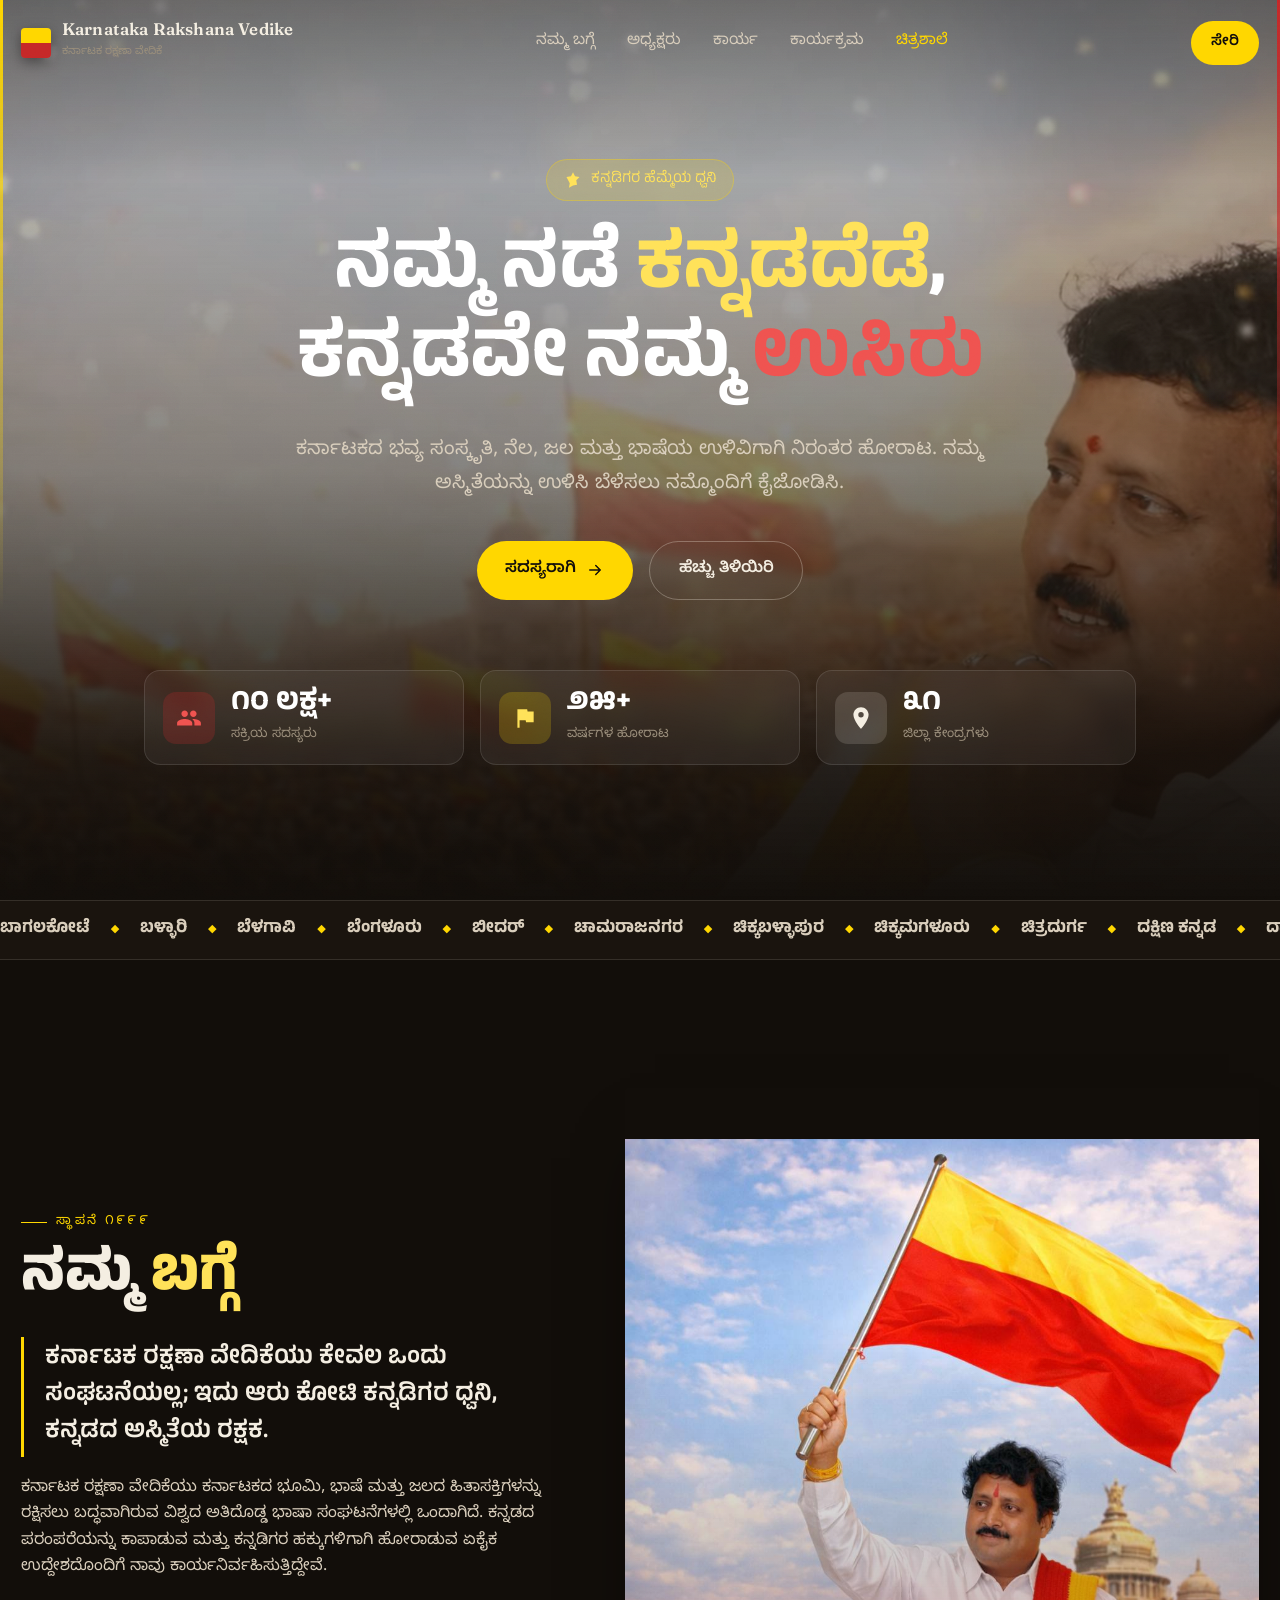
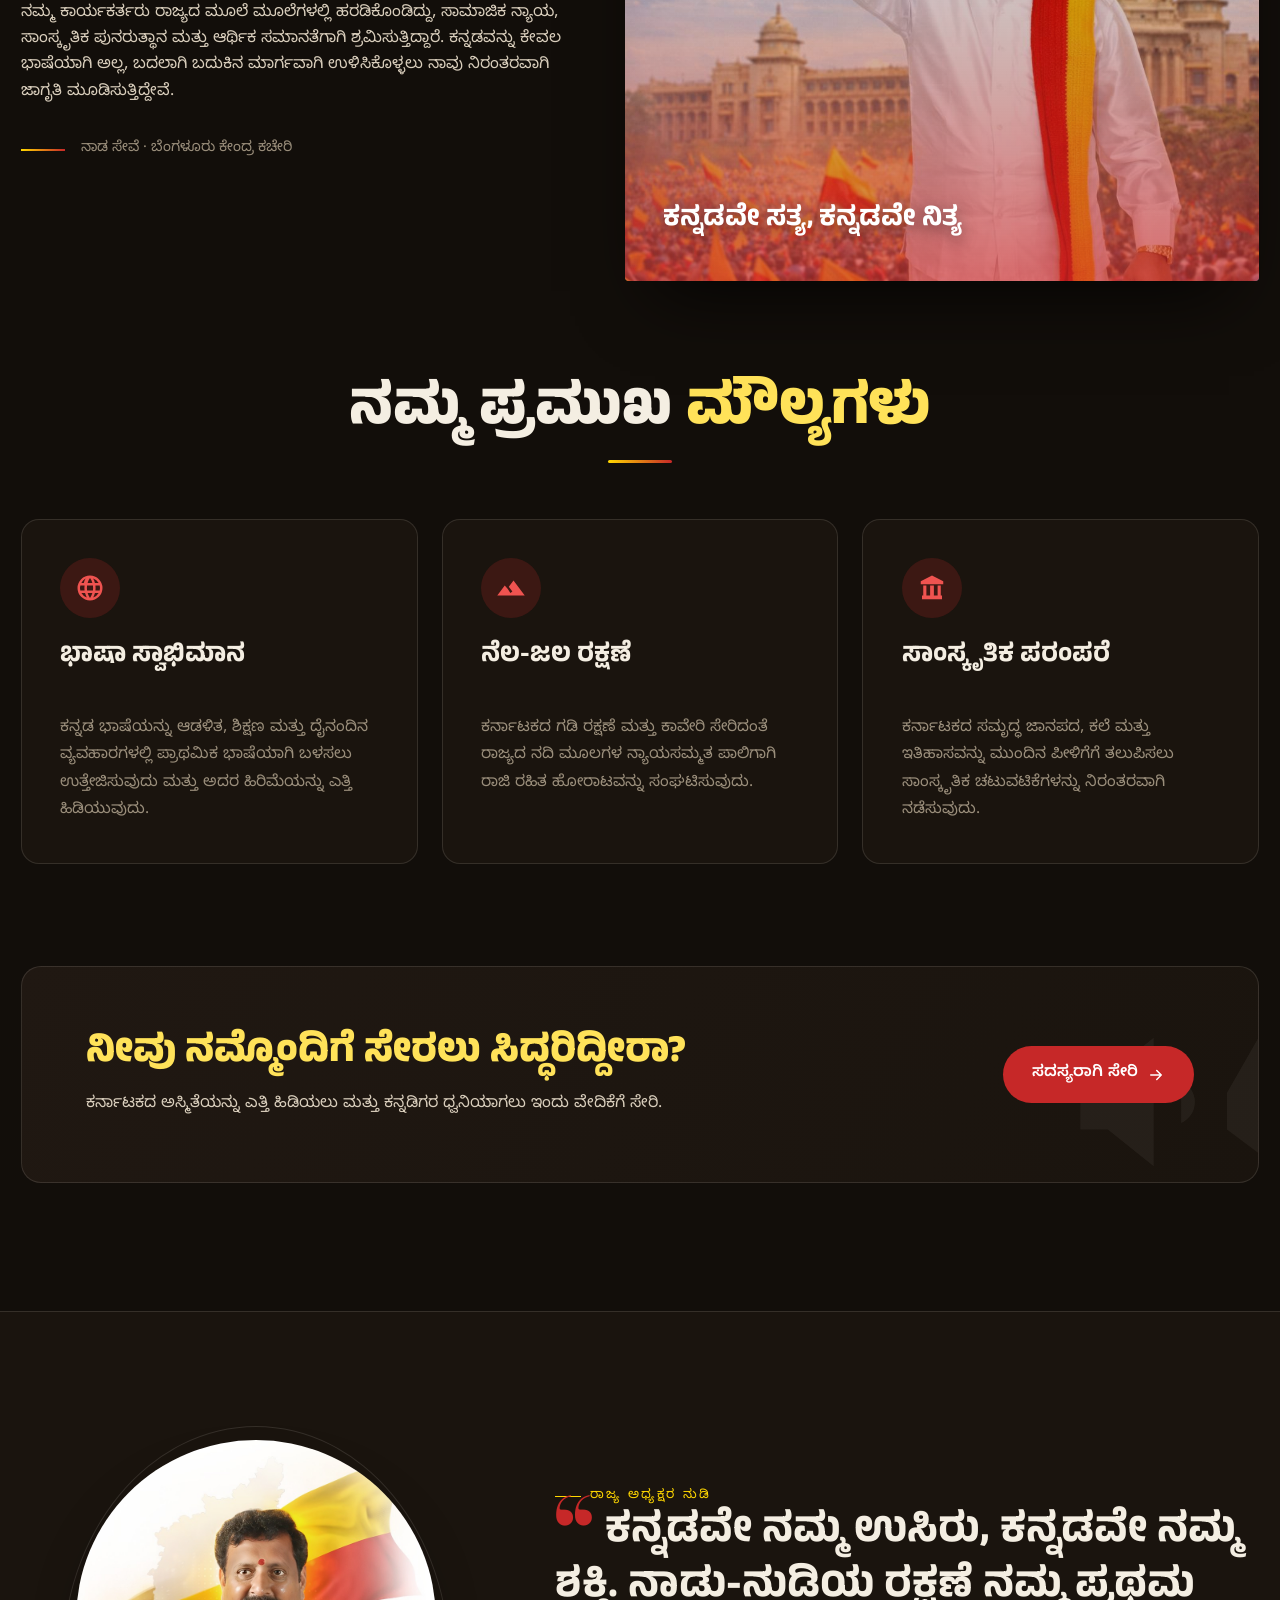
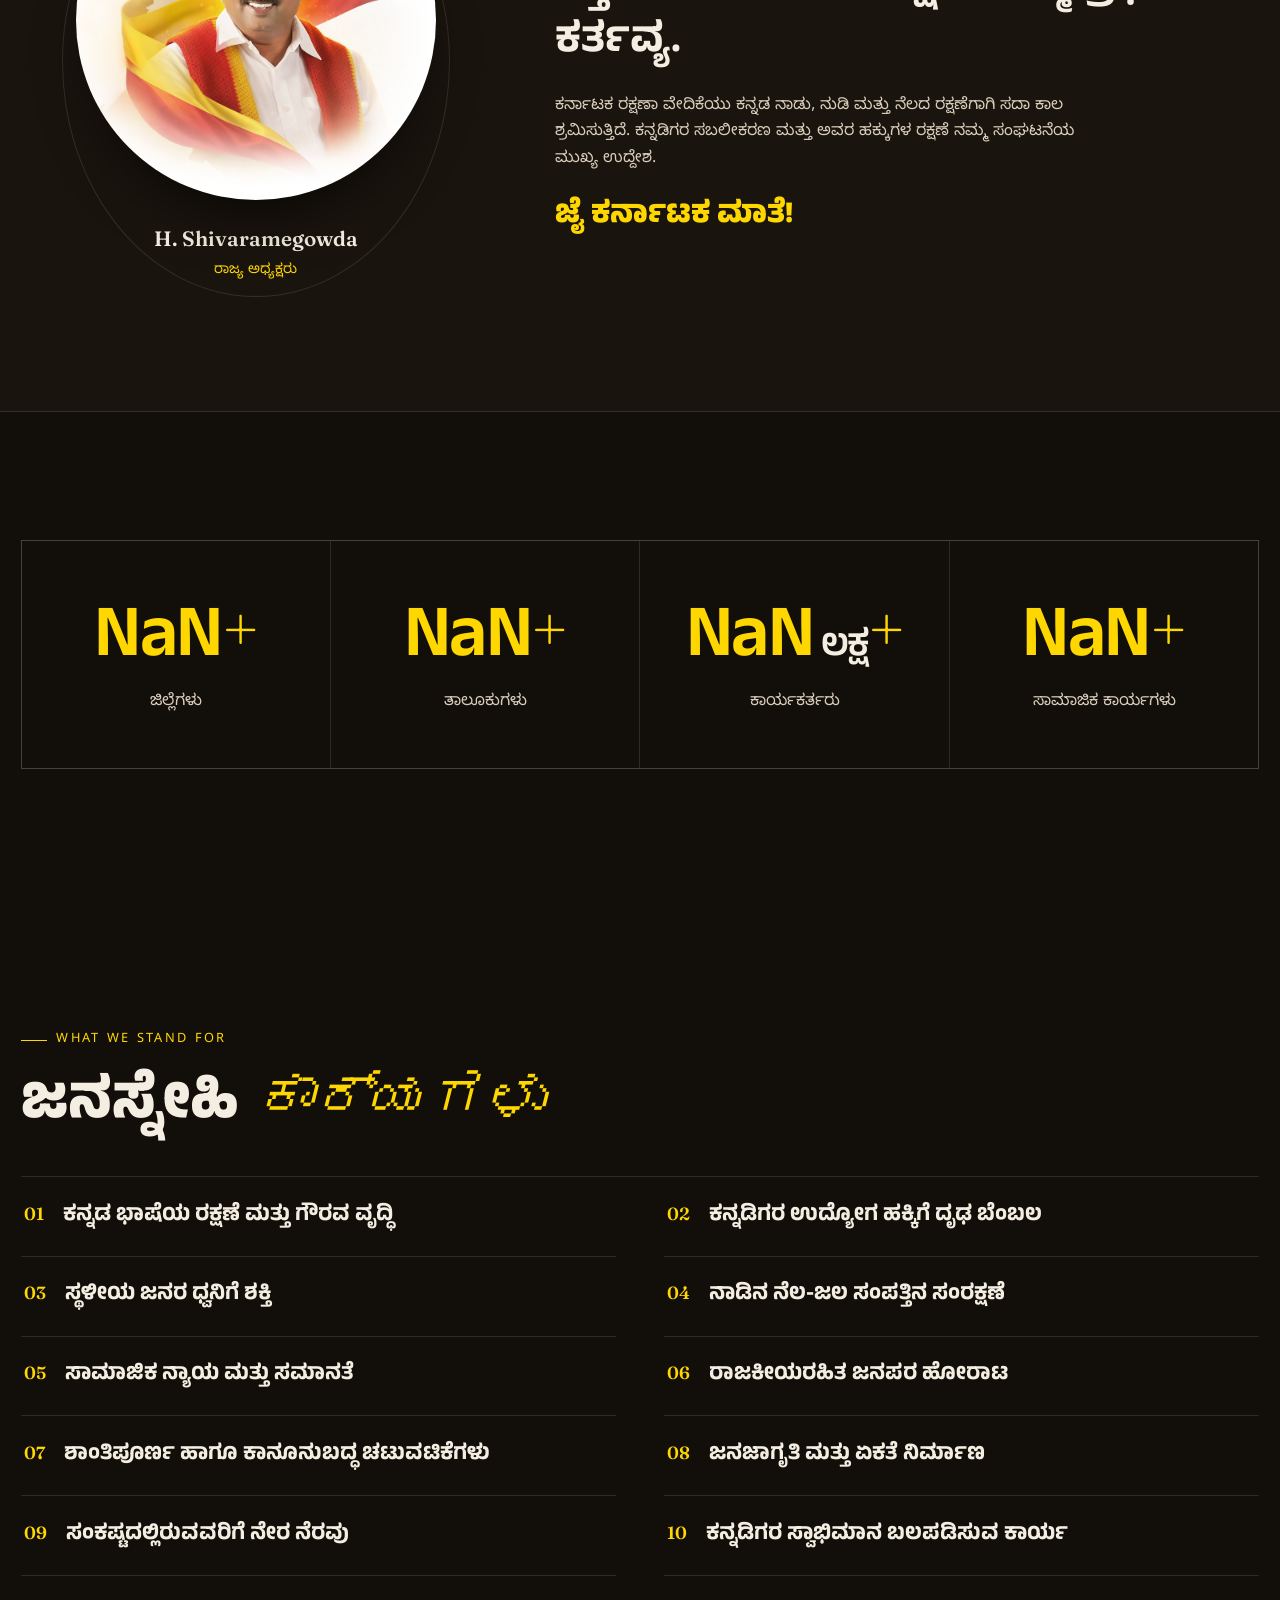
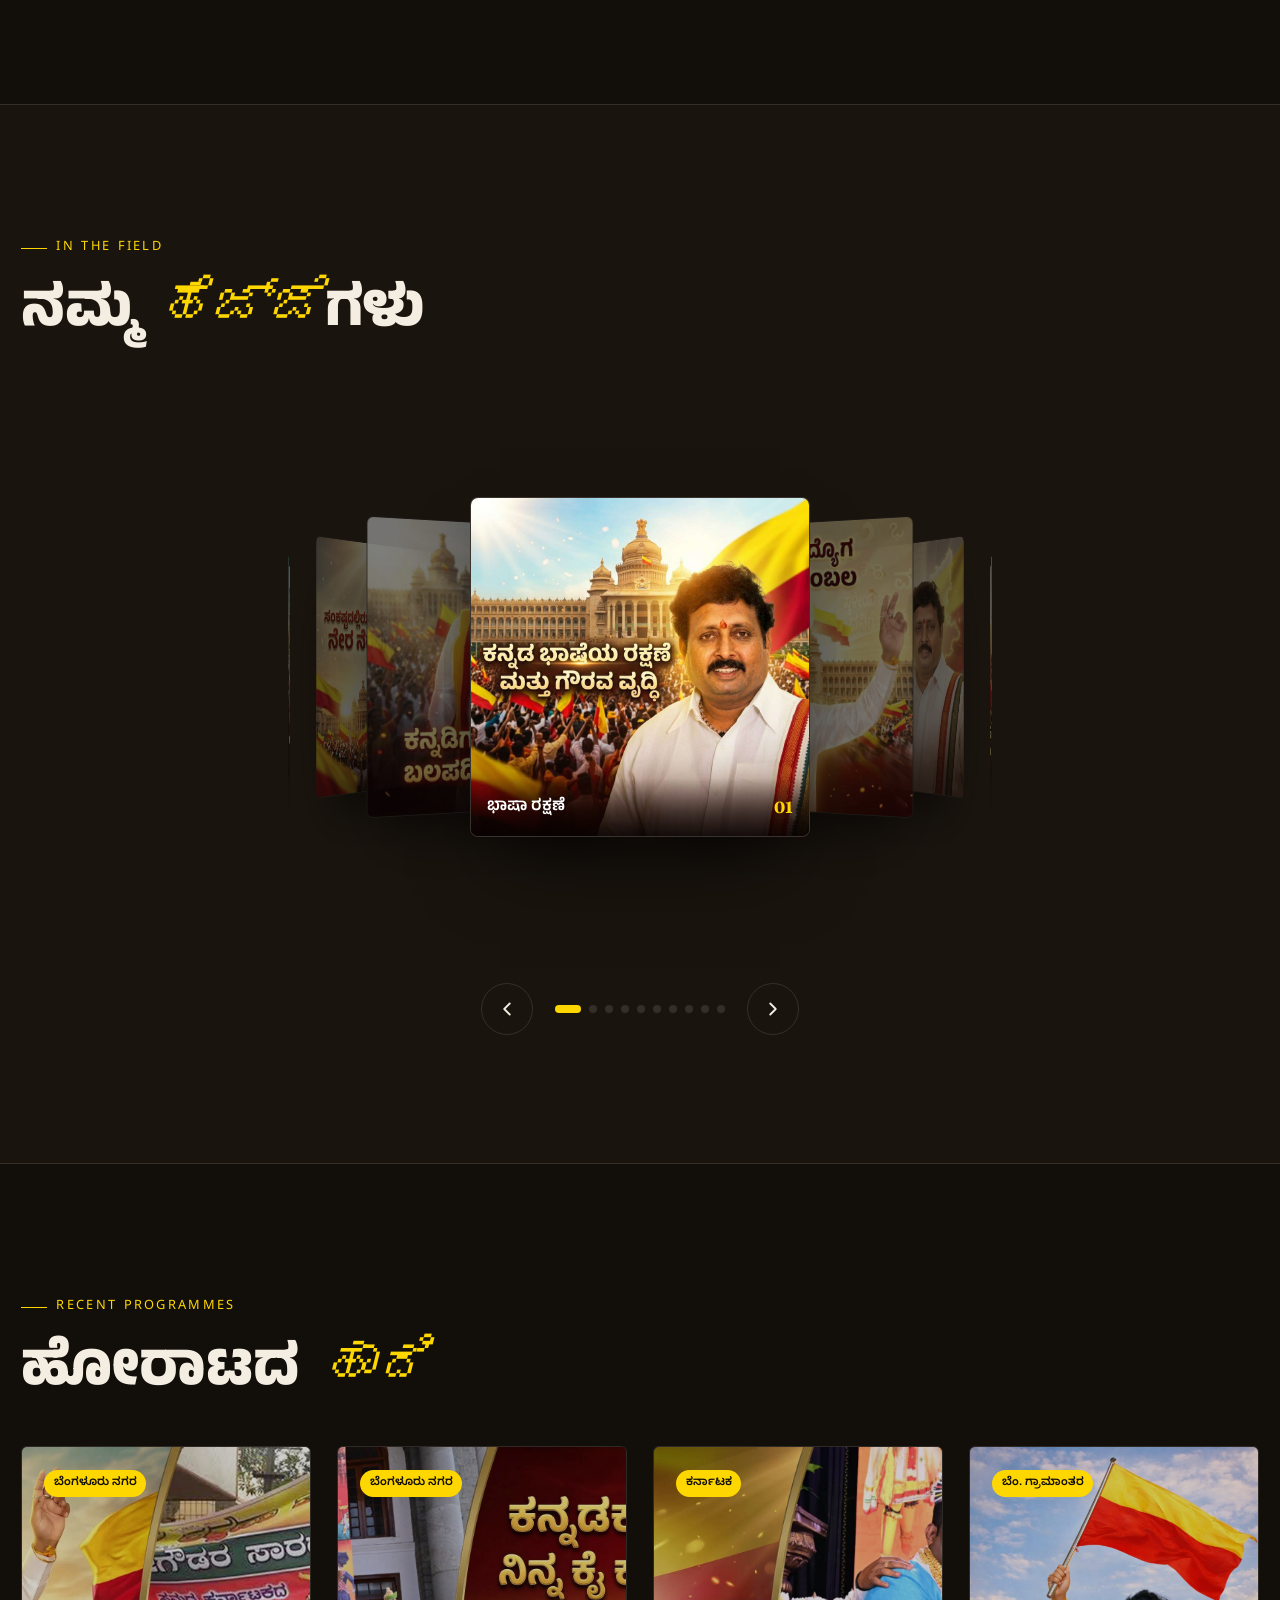
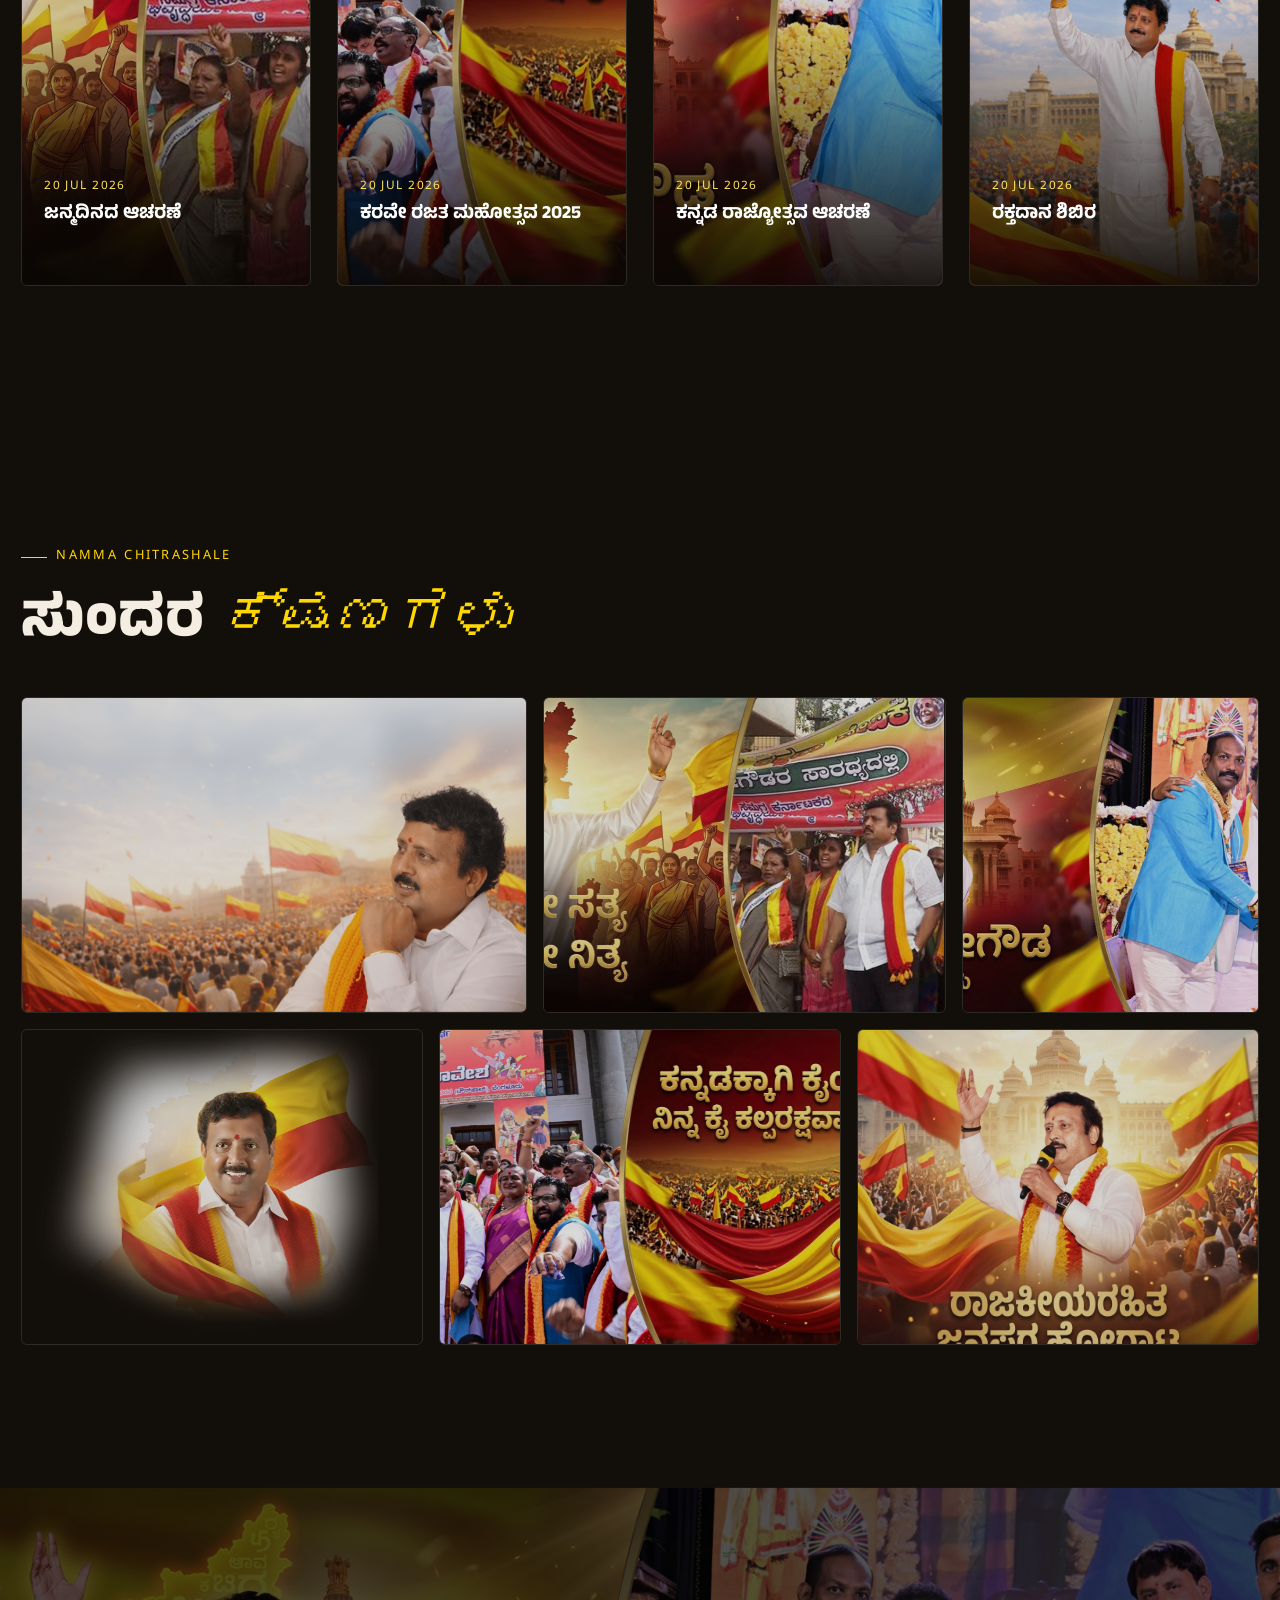
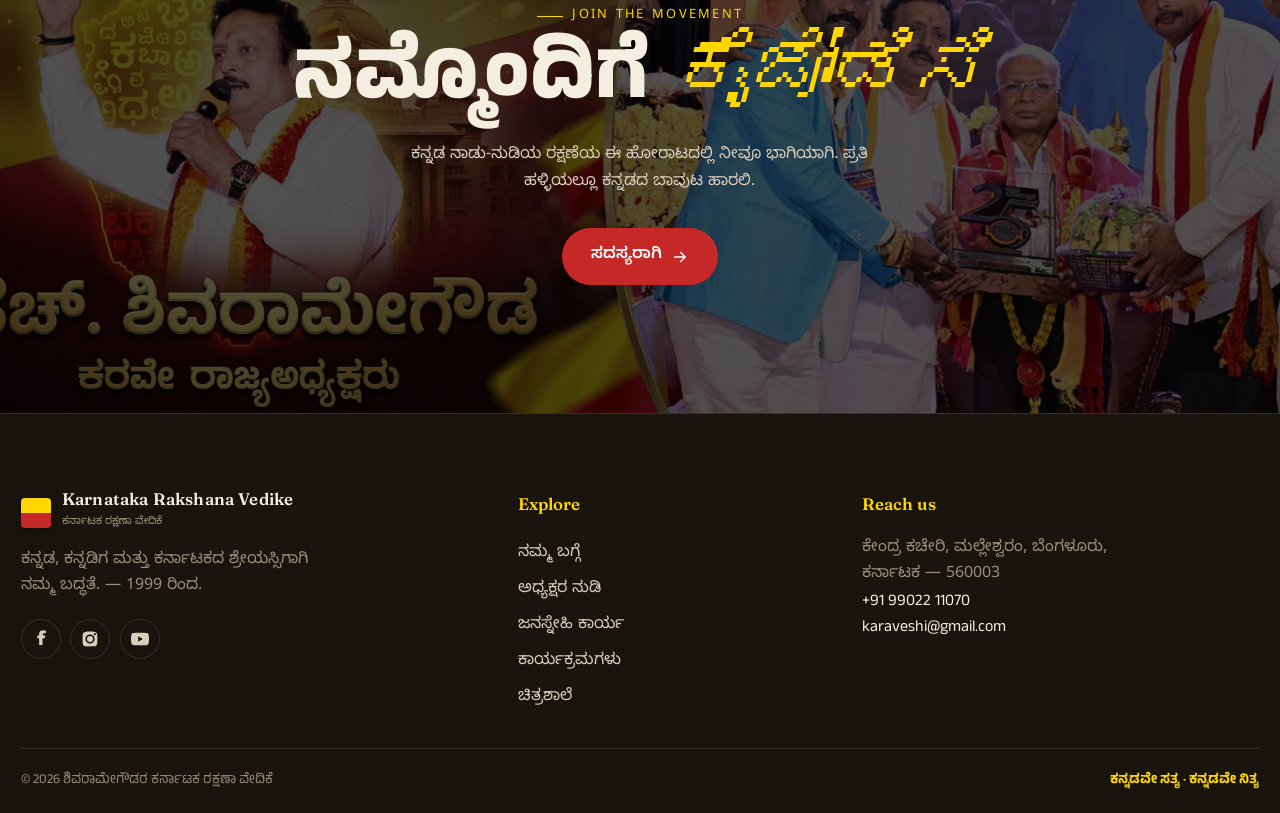
<file: index.html>
<!DOCTYPE html>
<html lang="kn">
<head>
  <meta charset="UTF-8" />
  <meta name="viewport" content="width=device-width, initial-scale=1.0" />
  <meta name="theme-color" content="#120E0A" />
  <title>ಕರ್ನಾಟಕ ರಕ್ಷಣಾ ವೇದಿಕೆ — Voice of Kannada</title>
  <meta name="description" content="ಕರ್ನಾಟಕ ರಕ್ಷಣಾ ವೇದಿಕೆ — ಕನ್ನಡ ನಾಡು, ನುಡಿ, ನೆಲ ಮತ್ತು ಜಲದ ರಕ್ಷಣೆಗಾಗಿ 1999 ರಿಂದ ಜನಪರ ಹೋರಾಟ." />
  <link rel="preconnect" href="https://fonts.googleapis.com" />
  <link rel="preconnect" href="https://fonts.gstatic.com" crossorigin />
  <link href="https://fonts.googleapis.com/css2?family=Fraunces:ital,opsz,wght@0,9..144,400;0,9..144,600;1,9..144,400;1,9..144,600&family=Anek+Kannada:wght@500;600;700;800&family=Archivo:wght@400;500;600&family=Noto+Sans+Kannada:wght@400;600;700&display=swap" rel="stylesheet" />
  <link rel="stylesheet" href="assets/styles2.css" />
  <link rel="icon" href="data:image/svg+xml,%3Csvg xmlns='http://www.w3.org/2000/svg' viewBox='0 0 32 32'%3E%3Crect width='32' height='16' fill='%23FFD700'/%3E%3Crect y='16' width='32' height='16' fill='%23C62828'/%3E%3C/svg%3E" />
</head>
<body>
  <div class="bar" id="bar" aria-hidden="true"></div>

  <!-- Nav -->
  <header class="nav" id="nav">
    <div class="wrap nav__in">
      <a class="brand" href="#top" aria-label="ಕರ್ನಾಟಕ ರಕ್ಷಣಾ ವೇದಿಕೆ">
        <span class="brand__f" aria-hidden="true"></span>
        <span class="brand__t"><strong>Karnataka Rakshana Vedike</strong><small lang="kn">ಕರ್ನಾಟಕ ರಕ್ಷಣಾ ವೇದಿಕೆ</small></span>
      </a>
      <nav class="nav__links" aria-label="Primary">
        <a href="#about" lang="kn">ನಮ್ಮ ಬಗ್ಗೆ</a>
        <a href="#leaders" lang="kn">ಅಧ್ಯಕ್ಷರು</a>
        <a href="#work" lang="kn">ಕಾರ್ಯ</a>
        <a href="#events" lang="kn">ಕಾರ್ಯಕ್ರಮ</a>
        <a href="#gallery" lang="kn">ಚಿತ್ರಶಾಲೆ</a>
      </nav>
      <div class="nav__r">
        <a class="pill" href="#join" lang="kn">ಸೇರಿ</a>
        <button class="burger" id="burger" type="button" aria-label="Menu"><span></span><span></span><span></span></button>
      </div>
    </div>
  </header>
  <nav class="sheet" id="sheet" aria-label="Mobile">
    <a href="#about" lang="kn">ನಮ್ಮ ಬಗ್ಗೆ</a>
    <a href="#leaders" lang="kn">ಅಧ್ಯಕ್ಷರ ನುಡಿ</a>
    <a href="#work" lang="kn">ಜನಸ್ನೇಹಿ ಕಾರ್ಯ</a>
    <a href="#events" lang="kn">ಕಾರ್ಯಕ್ರಮಗಳು</a>
    <a href="#gallery" lang="kn">ಚಿತ್ರಶಾಲೆ</a>
    <a href="#join" lang="kn">ಸೇರಿ</a>
  </nav>

  <main id="top">
    <!-- Hero: full-screen cinematic -->
    <section class="hero hero--cine" id="hero">
      <div class="hero__img" id="heroImg" aria-hidden="true">
        <video class="hero__vid" id="heroVid" autoplay muted loop playsinline preload="auto" poster="assets/media/video/hero-poster.jpg">
          <source src="assets/media/video/hero.webm" type="video/webm" />
          <source src="assets/media/video/hero.mp4" type="video/mp4" />
          <img src="assets/media/banner/bannat-5.png" alt="" />
        </video>
      </div>
      <div class="hero__grad" aria-hidden="true"></div>
      <span class="hero__edge hero__edge--l" aria-hidden="true"></span>
      <span class="hero__edge hero__edge--r" aria-hidden="true"></span>

      <div class="wrap hero__in">
        <span class="hbadge" data-reveal>
          <svg viewBox="0 0 24 24" fill="currentColor" aria-hidden="true"><path d="M12 1.6l2.7 5.5 6 .9-4.35 4.24 1.03 6L12 19.3 6.62 22.24l1.03-6L3.3 8l6-.9L12 1.6z"/></svg>
          <span lang="kn">ಕನ್ನಡಿಗರ ಹೆಮ್ಮೆಯ ಧ್ವನಿ</span>
        </span>

        <h1 class="hhead" data-reveal data-delay="90" lang="kn">
          ನಮ್ಮ ನಡೆ <span class="g">ಕನ್ನಡದೆಡೆ</span>,<br />
          ಕನ್ನಡವೇ ನಮ್ಮ <span class="r">ಉಸಿರು</span>
        </h1>

        <p class="hsub" data-reveal data-delay="220" lang="kn">ಕರ್ನಾಟಕದ ಭವ್ಯ ಸಂಸ್ಕೃತಿ, ನೆಲ, ಜಲ ಮತ್ತು ಭಾಷೆಯ ಉಳಿವಿಗಾಗಿ ನಿರಂತರ ಹೋರಾಟ. ನಮ್ಮ ಅಸ್ಮಿತೆಯನ್ನು ಉಳಿಸಿ ಬೆಳೆಸಲು ನಮ್ಮೊಂದಿಗೆ ಕೈಜೋಡಿಸಿ.</p>

        <div class="hcta" data-reveal data-delay="340">
          <a class="btn btn--gold" href="#join" lang="kn">ಸದಸ್ಯರಾಗಿ <svg viewBox="0 0 24 24" fill="none" stroke="currentColor" stroke-width="2" stroke-linecap="round" stroke-linejoin="round"><path d="M5 12h14M13 6l6 6-6 6"/></svg></a>
          <a class="btn btn--glass" href="#about" lang="kn">ಹೆಚ್ಚು ತಿಳಿಯಿರಿ</a>
        </div>

        <div class="hstats" data-reveal data-delay="460">
          <div class="hstat hstat--r">
            <span class="hstat__ic"><svg viewBox="0 0 24 24" fill="currentColor" aria-hidden="true"><path d="M16 11c1.66 0 2.99-1.34 2.99-3S17.66 5 16 5s-3 1.34-3 3 1.34 3 3 3zm-8 0c1.66 0 2.99-1.34 2.99-3S9.66 5 8 5 5 6.34 5 8s1.34 3 3 3zm0 2c-2.33 0-7 1.17-7 3.5V19h14v-2.5C15 14.17 10.33 13 8 13zm8 0c-.29 0-.62.02-.97.05 1.16.84 1.97 1.97 1.97 3.45V19h6v-2.5c0-2.33-4.67-3.5-7-3.5z"/></svg></span>
            <div><b lang="kn">೧೦ ಲಕ್ಷ+</b><small lang="kn">ಸಕ್ರಿಯ ಸದಸ್ಯರು</small></div>
          </div>
          <div class="hstat hstat--g">
            <span class="hstat__ic"><svg viewBox="0 0 24 24" fill="currentColor" aria-hidden="true"><path d="M14.4 6L14 4H5v17h2v-7h5.6l.4 2h7V6z"/></svg></span>
            <div><b lang="kn">೨೫+</b><small lang="kn">ವರ್ಷಗಳ ಹೋರಾಟ</small></div>
          </div>
          <div class="hstat hstat--w">
            <span class="hstat__ic"><svg viewBox="0 0 24 24" fill="currentColor" aria-hidden="true"><path d="M12 2C8.13 2 5 5.13 5 9c0 5.25 7 13 7 13s7-7.75 7-13c0-3.87-3.13-7-7-7zm0 9.5A2.5 2.5 0 1112 6.5a2.5 2.5 0 010 5z"/></svg></span>
            <div><b lang="kn">೩೧</b><small lang="kn">ಜಿಲ್ಲಾ ಕೇಂದ್ರಗಳು</small></div>
          </div>
        </div>
      </div>
    </section>

    <!-- Ticker -->
    <div class="marq" aria-hidden="true">
      <div class="marq__t">
        <span>ಬಾಗಲಕೋಟೆ<b class="s">◆</b>ಬಳ್ಳಾರಿ<b class="s">◆</b>ಬೆಳಗಾವಿ<b class="s">◆</b>ಬೆಂಗಳೂರು<b class="s">◆</b>ಬೀದರ್<b class="s">◆</b>ಚಾಮರಾಜನಗರ<b class="s">◆</b>ಚಿಕ್ಕಬಳ್ಳಾಪುರ<b class="s">◆</b>ಚಿಕ್ಕಮಗಳೂರು<b class="s">◆</b>ಚಿತ್ರದುರ್ಗ<b class="s">◆</b>ದಕ್ಷಿಣ ಕನ್ನಡ<b class="s">◆</b>ದಾವಣಗೆರೆ<b class="s">◆</b>ಧಾರವಾಡ<b class="s">◆</b>ಗದಗ<b class="s">◆</b>ಹಾಸನ<b class="s">◆</b>ಹಾವೇರಿ<b class="s">◆</b>ಕಲಬುರಗಿ<b class="s">◆</b>ಕೊಡಗು<b class="s">◆</b>ಕೋಲಾರ<b class="s">◆</b>ಕೊಪ್ಪಳ<b class="s">◆</b>ಮಂಡ್ಯ<b class="s">◆</b>ಮೈಸೂರು<b class="s">◆</b>ರಾಯಚೂರು<b class="s">◆</b>ರಾಮನಗರ<b class="s">◆</b>ಶಿವಮೊಗ್ಗ<b class="s">◆</b>ತುಮಕೂರು<b class="s">◆</b>ಉಡುಪಿ<b class="s">◆</b>ಉತ್ತರ ಕನ್ನಡ<b class="s">◆</b>ವಿಜಯಪುರ<b class="s">◆</b>ವಿಜಯನಗರ<b class="s">◆</b>ಯಾದಗಿರಿ<b class="s">◆</b></span>
        <span>ಬಾಗಲಕೋಟೆ<b class="s">◆</b>ಬಳ್ಳಾರಿ<b class="s">◆</b>ಬೆಳಗಾವಿ<b class="s">◆</b>ಬೆಂಗಳೂರು<b class="s">◆</b>ಬೀದರ್<b class="s">◆</b>ಚಾಮರಾಜನಗರ<b class="s">◆</b>ಚಿಕ್ಕಬಳ್ಳಾಪುರ<b class="s">◆</b>ಚಿಕ್ಕಮಗಳೂರು<b class="s">◆</b>ಚಿತ್ರದುರ್ಗ<b class="s">◆</b>ದಕ್ಷಿಣ ಕನ್ನಡ<b class="s">◆</b>ದಾವಣಗೆರೆ<b class="s">◆</b>ಧಾರವಾಡ<b class="s">◆</b>ಗದಗ<b class="s">◆</b>ಹಾಸನ<b class="s">◆</b>ಹಾವೇರಿ<b class="s">◆</b>ಕಲಬುರಗಿ<b class="s">◆</b>ಕೊಡಗು<b class="s">◆</b>ಕೋಲಾರ<b class="s">◆</b>ಕೊಪ್ಪಳ<b class="s">◆</b>ಮಂಡ್ಯ<b class="s">◆</b>ಮೈಸೂರು<b class="s">◆</b>ರಾಯಚೂರು<b class="s">◆</b>ರಾಮನಗರ<b class="s">◆</b>ಶಿವಮೊಗ್ಗ<b class="s">◆</b>ತುಮಕೂರು<b class="s">◆</b>ಉಡುಪಿ<b class="s">◆</b>ಉತ್ತರ ಕನ್ನಡ<b class="s">◆</b>ವಿಜಯಪುರ<b class="s">◆</b>ವಿಜಯನಗರ<b class="s">◆</b>ಯಾದಗಿರಿ<b class="s">◆</b></span>
      </div>
    </div>

    <!-- About -->
    <section class="sec about" id="about">
      <div class="wrap">
        <div class="about__grid about__grid--v2">
          <div data-reveal="right">
            <span class="eyebrow" lang="kn">ಸ್ಥಾಪನೆ ೧೯೯೯</span>
            <h2 class="h2" lang="kn">ನಮ್ಮ <span class="hl">ಬಗ್ಗೆ</span></h2>
            <blockquote class="about__quote" lang="kn">ಕರ್ನಾಟಕ ರಕ್ಷಣಾ ವೇದಿಕೆಯು ಕೇವಲ ಒಂದು ಸಂಘಟನೆಯಲ್ಲ; ಇದು ಆರು ಕೋಟಿ ಕನ್ನಡಿಗರ ಧ್ವನಿ, ಕನ್ನಡದ ಅಸ್ಮಿತೆಯ ರಕ್ಷಕ.</blockquote>
            <p lang="kn">ಕರ್ನಾಟಕ ರಕ್ಷಣಾ ವೇದಿಕೆಯು ಕರ್ನಾಟಕದ ಭೂಮಿ, ಭಾಷೆ ಮತ್ತು ಜಲದ ಹಿತಾಸಕ್ತಿಗಳನ್ನು ರಕ್ಷಿಸಲು ಬದ್ಧವಾಗಿರುವ ವಿಶ್ವದ ಅತಿದೊಡ್ಡ ಭಾಷಾ ಸಂಘಟನೆಗಳಲ್ಲಿ ಒಂದಾಗಿದೆ. ಕನ್ನಡದ ಪರಂಪರೆಯನ್ನು ಕಾಪಾಡುವ ಮತ್ತು ಕನ್ನಡಿಗರ ಹಕ್ಕುಗಳಿಗಾಗಿ ಹೋರಾಡುವ ಏಕೈಕ ಉದ್ದೇಶದೊಂದಿಗೆ ನಾವು ಕಾರ್ಯನಿರ್ವಹಿಸುತ್ತಿದ್ದೇವೆ.</p>
            <p lang="kn">ನಮ್ಮ ಕಾರ್ಯಕರ್ತರು ರಾಜ್ಯದ ಮೂಲೆ ಮೂಲೆಗಳಲ್ಲಿ ಹರಡಿಕೊಂಡಿದ್ದು, ಸಾಮಾಜಿಕ ನ್ಯಾಯ, ಸಾಂಸ್ಕೃತಿಕ ಪುನರುತ್ಥಾನ ಮತ್ತು ಆರ್ಥಿಕ ಸಮಾನತೆಗಾಗಿ ಶ್ರಮಿಸುತ್ತಿದ್ದಾರೆ. ಕನ್ನಡವನ್ನು ಕೇವಲ ಭಾಷೆಯಾಗಿ ಅಲ್ಲ, ಬದಲಾಗಿ ಬದುಕಿನ ಮಾರ್ಗವಾಗಿ ಉಳಿಸಿಕೊಳ್ಳಲು ನಾವು ನಿರಂತರವಾಗಿ ಜಾಗೃತಿ ಮೂಡಿಸುತ್ತಿದ್ದೇವೆ.</p>
            <div class="about__sign"><i></i><span lang="kn">ನಾಡ ಸೇವೆ · ಬೆಂಗಳೂರು ಕೇಂದ್ರ ಕಚೇರಿ</span></div>
          </div>
          <div class="about__media" data-reveal="left">
            <div class="frame frame--tall" data-tilt="9" data-glare>
              <img src="assets/media/banner/organization.jpg" alt="ವಿಧಾನಸೌಧದ ಮುಂದೆ ಕನ್ನಡ ಬಾವುಟ" data-para="0.08" />
              <div class="frame__cap"><p lang="kn">ಕನ್ನಡವೇ ಸತ್ಯ, ಕನ್ನಡವೇ ನಿತ್ಯ</p></div>
            </div>
          </div>
        </div>

        <!-- Core values -->
        <div class="values">
          <div class="values__head" data-reveal>
            <h2 class="h2" lang="kn">ನಮ್ಮ ಪ್ರಮುಖ <span class="hl">ಮೌಲ್ಯಗಳು</span></h2>
            <span class="values__rule" aria-hidden="true"></span>
          </div>
          <div class="values__grid">
            <article class="vcard" data-reveal>
              <span class="vcard__ic"><svg viewBox="0 0 24 24" fill="currentColor" aria-hidden="true"><path d="M12 2a10 10 0 100 20 10 10 0 000-20zm6.9 6h-2.95a15.7 15.7 0 00-1.38-3.56A8.03 8.03 0 0118.92 8zM12 4.04c.83 1.2 1.48 2.53 1.91 3.96h-3.82c.43-1.43 1.08-2.76 1.91-3.96zM4.26 14a7.82 7.82 0 010-4h3.38a16.5 16.5 0 000 4H4.26zm.82 2h2.95c.36 1.27.82 2.47 1.38 3.56A7.99 7.99 0 015.08 16zm2.95-8H5.08a7.99 7.99 0 013.33-3.56A15.7 15.7 0 007.03 8zM12 19.96c-.83-1.2-1.48-2.53-1.91-3.96h3.82c-.43 1.43-1.08 2.76-1.91 3.96zM14.34 14H9.66a14.7 14.7 0 010-4h4.68a14.7 14.7 0 010 4zm.26 5.56c.56-1.09 1.02-2.29 1.38-3.56h2.95a8.03 8.03 0 01-4.33 3.56zM16.36 14a16.5 16.5 0 000-4h3.38a7.82 7.82 0 010 4h-3.38z"/></svg></span>
              <h3 lang="kn">ಭಾಷಾ ಸ್ವಾಭಿಮಾನ</h3>
              <p lang="kn">ಕನ್ನಡ ಭಾಷೆಯನ್ನು ಆಡಳಿತ, ಶಿಕ್ಷಣ ಮತ್ತು ದೈನಂದಿನ ವ್ಯವಹಾರಗಳಲ್ಲಿ ಪ್ರಾಥಮಿಕ ಭಾಷೆಯಾಗಿ ಬಳಸಲು ಉತ್ತೇಜಿಸುವುದು ಮತ್ತು ಅದರ ಹಿರಿಮೆಯನ್ನು ಎತ್ತಿ ಹಿಡಿಯುವುದು.</p>
            </article>
            <article class="vcard" data-reveal data-delay="90">
              <span class="vcard__ic"><svg viewBox="0 0 24 24" fill="currentColor" aria-hidden="true"><path d="M14 6l-3.75 5 2.85 3.8-1.6 1.2A24.9 24.9 0 007 10l-6 8h22L14 6z"/></svg></span>
              <h3 lang="kn">ನೆಲ-ಜಲ ರಕ್ಷಣೆ</h3>
              <p lang="kn">ಕರ್ನಾಟಕದ ಗಡಿ ರಕ್ಷಣೆ ಮತ್ತು ಕಾವೇರಿ ಸೇರಿದಂತೆ ರಾಜ್ಯದ ನದಿ ಮೂಲಗಳ ನ್ಯಾಯಸಮ್ಮತ ಪಾಲಿಗಾಗಿ ರಾಜಿ ರಹಿತ ಹೋರಾಟವನ್ನು ಸಂಘಟಿಸುವುದು.</p>
            </article>
            <article class="vcard" data-reveal data-delay="180">
              <span class="vcard__ic"><svg viewBox="0 0 24 24" fill="currentColor" aria-hidden="true"><path d="M12 2L3 6.5V9h18V6.5L12 2zM5 10v8H4v3h16v-3h-1v-8h-2.5v8h-3v-8h-3v8h-3v-8H5z"/></svg></span>
              <h3 lang="kn">ಸಾಂಸ್ಕೃತಿಕ ಪರಂಪರೆ</h3>
              <p lang="kn">ಕರ್ನಾಟಕದ ಸಮೃದ್ಧ ಜಾನಪದ, ಕಲೆ ಮತ್ತು ಇತಿಹಾಸವನ್ನು ಮುಂದಿನ ಪೀಳಿಗೆಗೆ ತಲುಪಿಸಲು ಸಾಂಸ್ಕೃತಿಕ ಚಟುವಟಿಕೆಗಳನ್ನು ನಿರಂತರವಾಗಿ ನಡೆಸುವುದು.</p>
            </article>
          </div>
        </div>

        <!-- Join CTA band -->
        <div class="cta-band" data-reveal>
          <div class="cta-band__t">
            <h2 lang="kn">ನೀವು ನಮ್ಮೊಂದಿಗೆ ಸೇರಲು ಸಿದ್ಧರಿದ್ದೀರಾ?</h2>
            <p lang="kn">ಕರ್ನಾಟಕದ ಅಸ್ಮಿತೆಯನ್ನು ಎತ್ತಿ ಹಿಡಿಯಲು ಮತ್ತು ಕನ್ನಡಿಗರ ಧ್ವನಿಯಾಗಲು ಇಂದು ವೇದಿಕೆಗೆ ಸೇರಿ.</p>
          </div>
          <a class="btn btn--fill" href="#join" lang="kn">ಸದಸ್ಯರಾಗಿ ಸೇರಿ <svg viewBox="0 0 24 24" fill="none" stroke="currentColor" stroke-width="2" stroke-linecap="round" stroke-linejoin="round"><path d="M5 12h14M13 6l6 6-6 6"/></svg></a>
          <span class="cta-band__ic" aria-hidden="true"><svg viewBox="0 0 24 24" fill="currentColor"><path d="M18 11l4-7v14l-4-3zM2 9v6h3l5 4V5L5 9H2zm12.5 3a2.5 2.5 0 00-1.5-2.29v4.58A2.5 2.5 0 0014.5 12z"/></svg></span>
        </div>
      </div>
    </section>

    <!-- President -->
    <section class="sec pres" id="leaders">
      <div class="wrap pres__grid">
        <figure class="pres__portrait" data-reveal="scale">
          <span class="ring" aria-hidden="true"></span>
          <div class="ph" data-tilt="7" data-glare><img src="assets/media/leaders/president.jpg" alt="ಹೆಚ್. ಶಿವರಾಮೇಗೌಡ" /></div>
          <figcaption><b>H. Shivaramegowda</b><span lang="kn">ರಾಜ್ಯ ಅಧ್ಯಕ್ಷರು</span></figcaption>
        </figure>
        <div data-reveal="right">
          <span class="eyebrow" lang="kn">ರಾಜ್ಯ ಅಧ್ಯಕ್ಷರ ನುಡಿ</span>
          <blockquote class="pres__q" lang="kn"><span class="mk">“</span>ಕನ್ನಡವೇ ನಮ್ಮ ಉಸಿರು, ಕನ್ನಡವೇ ನಮ್ಮ ಶಕ್ತಿ. ನಾಡು-ನುಡಿಯ ರಕ್ಷಣೆ ನಮ್ಮ ಪ್ರಥಮ ಕರ್ತವ್ಯ.</blockquote>
          <p class="pres__body" lang="kn">ಕರ್ನಾಟಕ ರಕ್ಷಣಾ ವೇದಿಕೆಯು ಕನ್ನಡ ನಾಡು, ನುಡಿ ಮತ್ತು ನೆಲದ ರಕ್ಷಣೆಗಾಗಿ ಸದಾ ಕಾಲ ಶ್ರಮಿಸುತ್ತಿದೆ. ಕನ್ನಡಿಗರ ಸಬಲೀಕರಣ ಮತ್ತು ಅವರ ಹಕ್ಕುಗಳ ರಕ್ಷಣೆ ನಮ್ಮ ಸಂಘಟನೆಯ ಮುಖ್ಯ ಉದ್ದೇಶ.</p>
          <p class="pres__jai" lang="kn">ಜೈ ಕರ್ನಾಟಕ ಮಾತೆ!</p>
        </div>
      </div>
    </section>

    <!-- Stats -->
    <section class="sec">
      <div class="wrap">
        <div class="stats__grid">
          <div class="stat" data-reveal><div class="stat__n"><span data-n="31">0</span>+</div><div class="stat__l" lang="kn">ಜಿಲ್ಲೆಗಳು</div></div>
          <div class="stat" data-reveal data-delay="90"><div class="stat__n"><span data-n="226">0</span>+</div><div class="stat__l" lang="kn">ತಾಲೂಕುಗಳು</div></div>
          <div class="stat" data-reveal data-delay="180"><div class="stat__n"><span data-n="65">0</span><span class="k" lang="kn"> ಲಕ್ಷ</span>+</div><div class="stat__l" lang="kn">ಕಾರ್ಯಕರ್ತರು</div></div>
          <div class="stat" data-reveal data-delay="270"><div class="stat__n"><span data-n="500">0</span>+</div><div class="stat__l" lang="kn">ಸಾಮಾಜಿಕ ಕಾರ್ಯಗಳು</div></div>
        </div>
      </div>
    </section>

    <!-- Objectives -->
    <section class="sec" id="objectives">
      <div class="wrap">
        <span class="eyebrow" data-reveal>What we stand for</span>
        <h2 class="h2" data-reveal lang="kn">ಜನಸ್ನೇಹಿ <span class="en">ಕಾರ್ಯಗಳು</span></h2>
        <div class="aims__grid">
          <div class="aim" data-reveal><span class="aim__n">01</span><span class="aim__t" lang="kn">ಕನ್ನಡ ಭಾಷೆಯ ರಕ್ಷಣೆ ಮತ್ತು ಗೌರವ ವೃದ್ಧಿ</span></div>
          <div class="aim" data-reveal data-delay="60"><span class="aim__n">02</span><span class="aim__t" lang="kn">ಕನ್ನಡಿಗರ ಉದ್ಯೋಗ ಹಕ್ಕಿಗೆ ದೃಢ ಬೆಂಬಲ</span></div>
          <div class="aim" data-reveal><span class="aim__n">03</span><span class="aim__t" lang="kn">ಸ್ಥಳೀಯ ಜನರ ಧ್ವನಿಗೆ ಶಕ್ತಿ</span></div>
          <div class="aim" data-reveal data-delay="60"><span class="aim__n">04</span><span class="aim__t" lang="kn">ನಾಡಿನ ನೆಲ-ಜಲ ಸಂಪತ್ತಿನ ಸಂರಕ್ಷಣೆ</span></div>
          <div class="aim" data-reveal><span class="aim__n">05</span><span class="aim__t" lang="kn">ಸಾಮಾಜಿಕ ನ್ಯಾಯ ಮತ್ತು ಸಮಾನತೆ</span></div>
          <div class="aim" data-reveal data-delay="60"><span class="aim__n">06</span><span class="aim__t" lang="kn">ರಾಜಕೀಯರಹಿತ ಜನಪರ ಹೋರಾಟ</span></div>
          <div class="aim" data-reveal><span class="aim__n">07</span><span class="aim__t" lang="kn">ಶಾಂತಿಪೂರ್ಣ ಹಾಗೂ ಕಾನೂನುಬದ್ಧ ಚಟುವಟಿಕೆಗಳು</span></div>
          <div class="aim" data-reveal data-delay="60"><span class="aim__n">08</span><span class="aim__t" lang="kn">ಜನಜಾಗೃತಿ ಮತ್ತು ಏಕತೆ ನಿರ್ಮಾಣ</span></div>
          <div class="aim" data-reveal><span class="aim__n">09</span><span class="aim__t" lang="kn">ಸಂಕಷ್ಟದಲ್ಲಿರುವವರಿಗೆ ನೇರ ನೆರವು</span></div>
          <div class="aim" data-reveal data-delay="60"><span class="aim__n">10</span><span class="aim__t" lang="kn">ಕನ್ನಡಿಗರ ಸ್ವಾಭಿಮಾನ ಬಲಪಡಿಸುವ ಕಾರ್ಯ</span></div>
        </div>
      </div>
    </section>

    <!-- Activities: 3D cover-flow -->
    <section class="sec flow" id="work">
      <div class="wrap">
        <span class="eyebrow" data-reveal>In the field</span>
        <h2 class="h2" data-reveal lang="kn">ನಮ್ಮ <span class="en">ಹೆಜ್ಜೆ</span>ಗಳು</h2>
      </div>
      <div class="wrap">
        <div class="flow__stage" id="flowStage" aria-label="Activities carousel">
          <div class="flow__track">
            <div class="card3d"><img src="assets/media/banner/1.jpg" alt="" /><div class="card3d__cap"><span lang="kn">ಭಾಷಾ ರಕ್ಷಣೆ</span><b>01</b></div></div>
            <div class="card3d"><img src="assets/media/banner/2.jpg" alt="" /><div class="card3d__cap"><span lang="kn">ಉದ್ಯೋಗ ಹಕ್ಕು</span><b>02</b></div></div>
            <div class="card3d"><img src="assets/media/banner/3.jpg" alt="" /><div class="card3d__cap"><span lang="kn">ಜನರ ಧ್ವನಿ</span><b>03</b></div></div>
            <div class="card3d"><img src="assets/media/banner/4.jpg" alt="" /><div class="card3d__cap"><span lang="kn">ನೆಲ-ಜಲ</span><b>04</b></div></div>
            <div class="card3d"><img src="assets/media/banner/5.jpg" alt="" /><div class="card3d__cap"><span lang="kn">ಸಾಮಾಜಿಕ ನ್ಯಾಯ</span><b>05</b></div></div>
            <div class="card3d"><img src="assets/media/banner/6.jpg" alt="" /><div class="card3d__cap"><span lang="kn">ಜನಪರ ಹೋರಾಟ</span><b>06</b></div></div>
            <div class="card3d"><img src="assets/media/banner/7.jpg" alt="" /><div class="card3d__cap"><span lang="kn">ಕಾನೂನುಬದ್ಧ</span><b>07</b></div></div>
            <div class="card3d"><img src="assets/media/banner/8.jpg" alt="" /><div class="card3d__cap"><span lang="kn">ಜನಜಾಗೃತಿ</span><b>08</b></div></div>
            <div class="card3d"><img src="assets/media/banner/9.jpg" alt="" /><div class="card3d__cap"><span lang="kn">ನೇರ ನೆರವು</span><b>09</b></div></div>
            <div class="card3d"><img src="assets/media/banner/10.jpg" alt="" /><div class="card3d__cap"><span lang="kn">ಸ್ವಾಭಿಮಾನ</span><b>10</b></div></div>
          </div>
        </div>
        <div class="flow__ctrl">
          <button class="flow__btn" id="flowPrev" type="button" aria-label="Previous"><svg viewBox="0 0 24 24" fill="none" stroke="currentColor" stroke-width="2" stroke-linecap="round" stroke-linejoin="round"><path d="M15 18l-6-6 6-6"/></svg></button>
          <div class="flow__dots" id="flowDots"></div>
          <button class="flow__btn" id="flowNext" type="button" aria-label="Next"><svg viewBox="0 0 24 24" fill="none" stroke="currentColor" stroke-width="2" stroke-linecap="round" stroke-linejoin="round"><path d="M9 6l6 6-6 6"/></svg></button>
        </div>
      </div>
    </section>

    <!-- Events -->
    <section class="sec" id="events">
      <div class="wrap">
        <span class="eyebrow" data-reveal>Recent programmes</span>
        <h2 class="h2" data-reveal lang="kn">ಹೋರಾಟದ <span class="en">ಹಾದಿ</span></h2>
        <div class="ev__grid">
          <article class="ev" data-reveal><img src="assets/media/banner/banner-2.jpg" alt="" /><div class="ev__in"><span class="ev__b" lang="kn">ಬೆಂಗಳೂರು ನಗರ</span><div><div class="ev__d">20 Jul 2026</div><h3 class="ev__t" lang="kn">ಜನ್ಮದಿನದ ಆಚರಣೆ</h3><span class="ev__more" lang="kn">ಇನ್ನಷ್ಟು →</span></div></div></article>
          <article class="ev" data-reveal data-delay="90"><img src="assets/media/banner/banner-4.jpg" alt="" /><div class="ev__in"><span class="ev__b" lang="kn">ಬೆಂಗಳೂರು ನಗರ</span><div><div class="ev__d">20 Jul 2026</div><h3 class="ev__t" lang="kn">ಕರವೇ ರಜತ ಮಹೋತ್ಸವ 2025</h3><span class="ev__more" lang="kn">ಇನ್ನಷ್ಟು →</span></div></div></article>
          <article class="ev" data-reveal data-delay="180"><img src="assets/media/banner/banner-3.jpg" alt="" /><div class="ev__in"><span class="ev__b" lang="kn">ಕರ್ನಾಟಕ</span><div><div class="ev__d">20 Jul 2026</div><h3 class="ev__t" lang="kn">ಕನ್ನಡ ರಾಜ್ಯೋತ್ಸವ ಆಚರಣೆ</h3><span class="ev__more" lang="kn">ಇನ್ನಷ್ಟು →</span></div></div></article>
          <article class="ev" data-reveal data-delay="270"><img src="assets/media/banner/organization.jpg" alt="" /><div class="ev__in"><span class="ev__b" lang="kn">ಬೆಂ. ಗ್ರಾಮಾಂತರ</span><div><div class="ev__d">20 Jul 2026</div><h3 class="ev__t" lang="kn">ರಕ್ತದಾನ ಶಿಬಿರ</h3><span class="ev__more" lang="kn">ಇನ್ನಷ್ಟು →</span></div></div></article>
        </div>
      </div>
    </section>

    <!-- Gallery -->
    <section class="sec" id="gallery">
      <div class="wrap">
        <span class="eyebrow" data-reveal>Namma Chitrashale</span>
        <h2 class="h2" data-reveal lang="kn">ಸುಂದರ <span class="en">ಕ್ಷಣಗಳು</span></h2>
        <div class="gal__grid">
          <div class="gal__i" data-reveal="scale"><img src="assets/media/banner/bannat-5.png" alt="" /></div>
          <div class="gal__i" data-reveal="scale" data-delay="60"><img src="assets/media/banner/banner-2.jpg" alt="" /></div>
          <div class="gal__i" data-reveal="scale" data-delay="120"><img src="assets/media/banner/banner-3.jpg" alt="" /></div>
          <div class="gal__i" data-reveal="scale" data-delay="60"><img src="assets/media/banner/photo-1.png" alt="" /></div>
          <div class="gal__i" data-reveal="scale" data-delay="120"><img src="assets/media/banner/banner-4.jpg" alt="" /></div>
          <div class="gal__i" data-reveal="scale" data-delay="180"><img src="assets/media/banner/6.jpg" alt="" /></div>
        </div>
      </div>
    </section>

    <!-- Join -->
    <section class="sec join" id="join">
      <div class="join__bg" aria-hidden="true"><img src="assets/media/banner/banner-3.jpg" alt="" data-para="0.06" /></div>
      <div class="wrap join__in">
        <span class="eyebrow" data-reveal style="justify-content:center">Join the movement</span>
        <h2 class="join__t" data-reveal data-delay="80" lang="kn">ನಮ್ಮೊಂದಿಗೆ <em>ಕೈಜೋಡಿಸಿ</em></h2>
        <p class="join__p" data-reveal data-delay="160" lang="kn">ಕನ್ನಡ ನಾಡು-ನುಡಿಯ ರಕ್ಷಣೆಯ ಈ ಹೋರಾಟದಲ್ಲಿ ನೀವೂ ಭಾಗಿಯಾಗಿ. ಪ್ರತಿ ಹಳ್ಳಿಯಲ್ಲೂ ಕನ್ನಡದ ಬಾವುಟ ಹಾರಲಿ.</p>
        <a class="btn btn--fill" data-reveal data-delay="240" href="#contact" lang="kn">ಸದಸ್ಯರಾಗಿ <svg viewBox="0 0 24 24" fill="none" stroke="currentColor" stroke-width="2" stroke-linecap="round" stroke-linejoin="round"><path d="M5 12h14M13 6l6 6-6 6"/></svg></a>
      </div>
    </section>
  </main>

  <!-- Footer -->
  <footer class="foot" id="contact">
    <div class="wrap foot__grid">
      <div>
        <a class="brand" href="#top"><span class="brand__f" aria-hidden="true"></span><span class="brand__t"><strong>Karnataka Rakshana Vedike</strong><small lang="kn">ಕರ್ನಾಟಕ ರಕ್ಷಣಾ ವೇದಿಕೆ</small></span></a>
        <p class="foot__p" lang="kn">ಕನ್ನಡ, ಕನ್ನಡಿಗ ಮತ್ತು ಕರ್ನಾಟಕದ ಶ್ರೇಯಸ್ಸಿಗಾಗಿ ನಮ್ಮ ಬದ್ಧತೆ. — 1999 ರಿಂದ.</p>
        <div class="foot__soc">
          <a href="#" aria-label="Facebook"><svg viewBox="0 0 24 24" fill="currentColor"><path d="M18.77 7.46H14.5v-1.9c0-.9.6-1.1 1-1.1h3V.5h-4.33C10.24.5 9.5 3.44 9.5 5.32v2.14H7.07V11h2.43v9h4.5v-9h3.18l.59-3.54z"/></svg></a>
          <a href="#" aria-label="Instagram"><svg viewBox="0 0 24 24" fill="currentColor"><path d="M12 2.16c3.2 0 3.58.01 4.85.07 3.25.15 4.77 1.69 4.92 4.92.06 1.27.07 1.65.07 4.85s-.01 3.58-.07 4.85c-.15 3.23-1.66 4.77-4.92 4.92-1.27.06-1.64.07-4.85.07s-3.58-.01-4.85-.07c-3.26-.15-4.77-1.7-4.92-4.92C2.17 15.58 2.16 15.2 2.16 12s.01-3.58.07-4.85C2.38 3.92 3.9 2.38 7.15 2.23 8.42 2.17 8.8 2.16 12 2.16zm0 3.68A6.16 6.16 0 1018.16 12 6.16 6.16 0 0012 5.84zm0 10.16A4 4 0 1116 12a4 4 0 01-4 4zm6.41-11.85a1.44 1.44 0 100 2.88 1.44 1.44 0 000-2.88z"/></svg></a>
          <a href="#" aria-label="YouTube"><svg viewBox="0 0 24 24" fill="currentColor"><path d="M23.5 6.2a3 3 0 00-2.12-2.13C19.5 3.55 12 3.55 12 3.55s-7.5 0-9.38.52A3 3 0 00.5 6.2 31.3 31.3 0 000 12a31.3 31.3 0 00.5 5.8 3 3 0 002.12 2.13C4.5 20.45 12 20.45 12 20.45s7.5 0 9.38-.52a3 3 0 002.12-2.13A31.3 31.3 0 0024 12a31.3 31.3 0 00-.5-5.8zM9.55 15.57V8.43L15.82 12z"/></svg></a>
        </div>
      </div>
      <nav class="foot__col" aria-label="Explore">
        <h4>Explore</h4>
        <a href="#about" lang="kn">ನಮ್ಮ ಬಗ್ಗೆ</a>
        <a href="#leaders" lang="kn">ಅಧ್ಯಕ್ಷರ ನುಡಿ</a>
        <a href="#work" lang="kn">ಜನಸ್ನೇಹಿ ಕಾರ್ಯ</a>
        <a href="#events" lang="kn">ಕಾರ್ಯಕ್ರಮಗಳು</a>
        <a href="#gallery" lang="kn">ಚಿತ್ರಶಾಲೆ</a>
      </nav>
      <div>
        <h4>Reach us</h4>
        <p class="foot__p" lang="kn">ಕೇಂದ್ರ ಕಚೇರಿ, ಮಲ್ಲೇಶ್ವರಂ, ಬೆಂಗಳೂರು, ಕರ್ನಾಟಕ — 560003</p>
        <a class="foot__col" href="tel:+919902211070" style="display:inline-block">+91 99022 11070</a><br />
        <a class="foot__col" href="mailto:karaveshi@gmail.com" style="display:inline-block">karaveshi@gmail.com</a>
      </div>
    </div>
    <div class="wrap foot__bar">
      <p lang="kn">© <span id="yr">2026</span> ಶಿವರಾಮೇಗೌಡರ ಕರ್ನಾಟಕ ರಕ್ಷಣಾ ವೇದಿಕೆ</p>
      <p lang="kn"><b>ಕನ್ನಡವೇ ಸತ್ಯ · ಕನ್ನಡವೇ ನಿತ್ಯ</b></p>
    </div>
  </footer>

  <script src="assets/main2.js"></script>
</body>
</html>
</file>
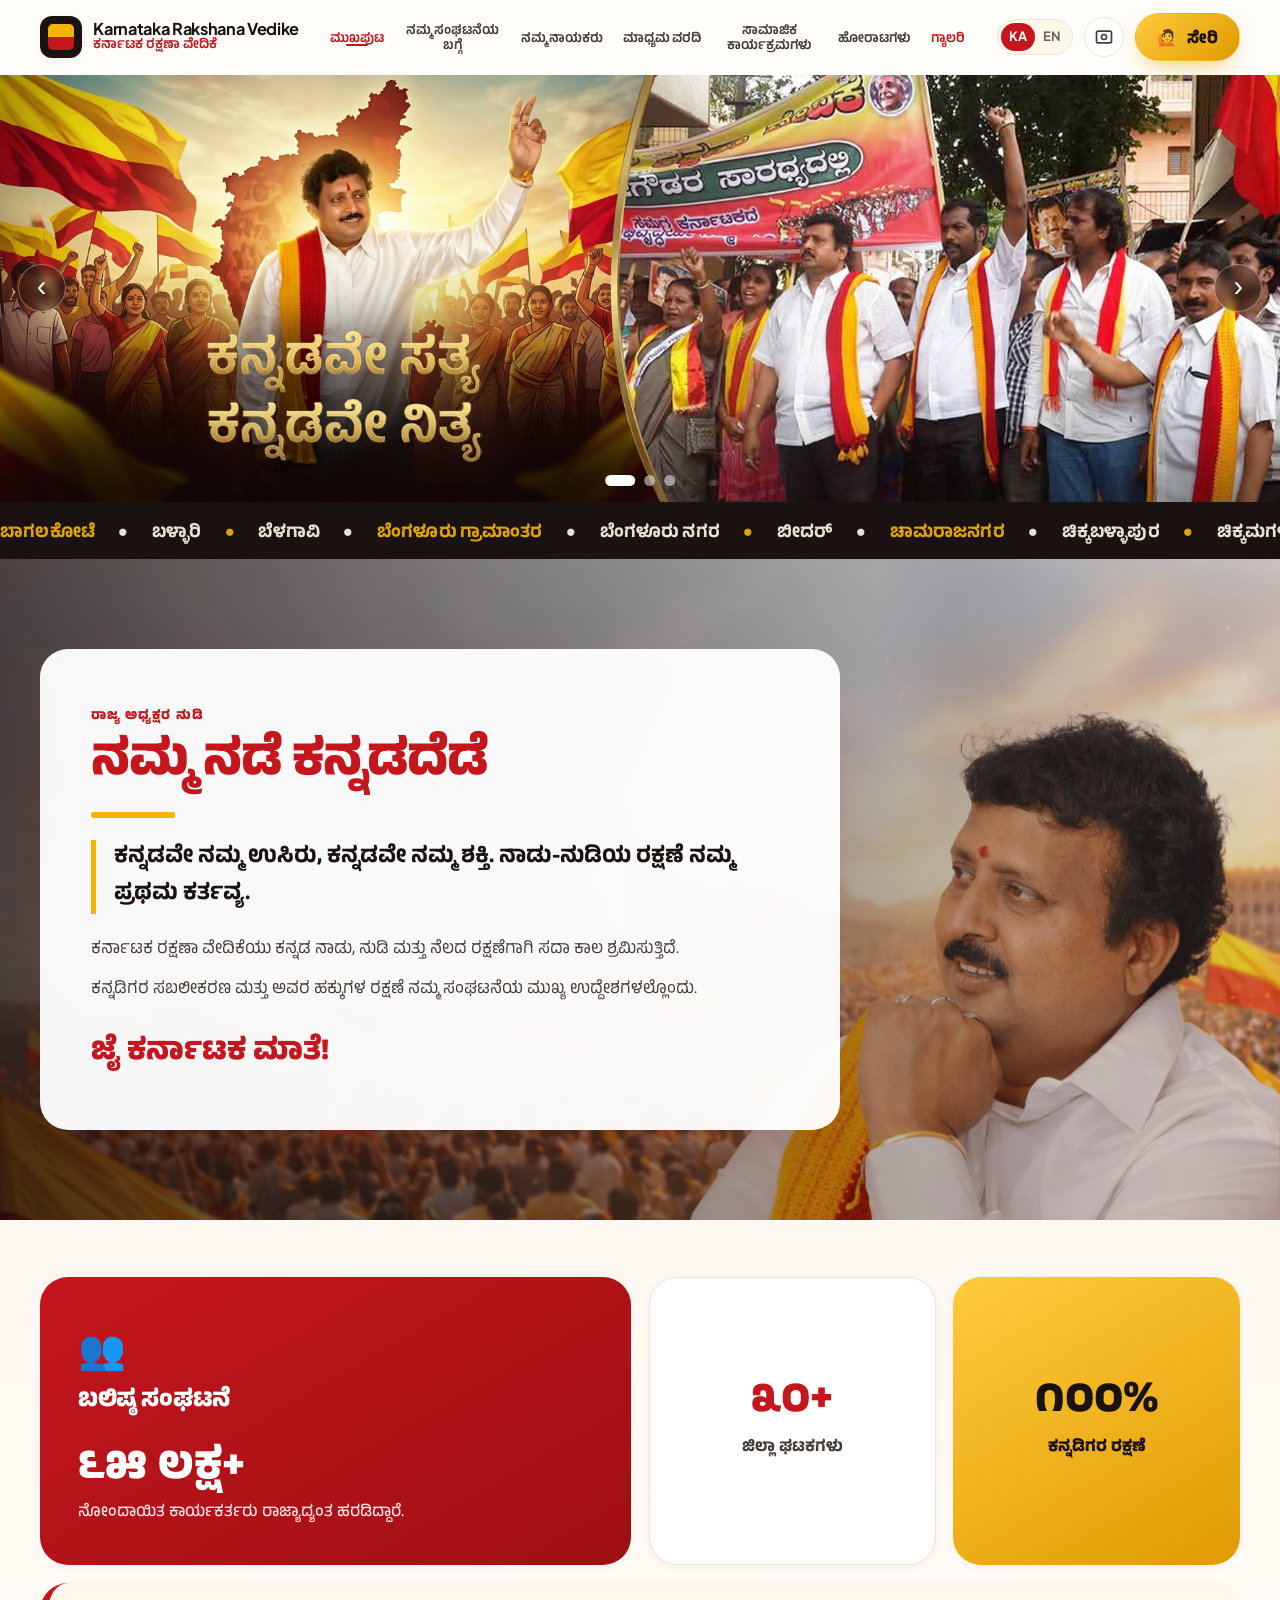
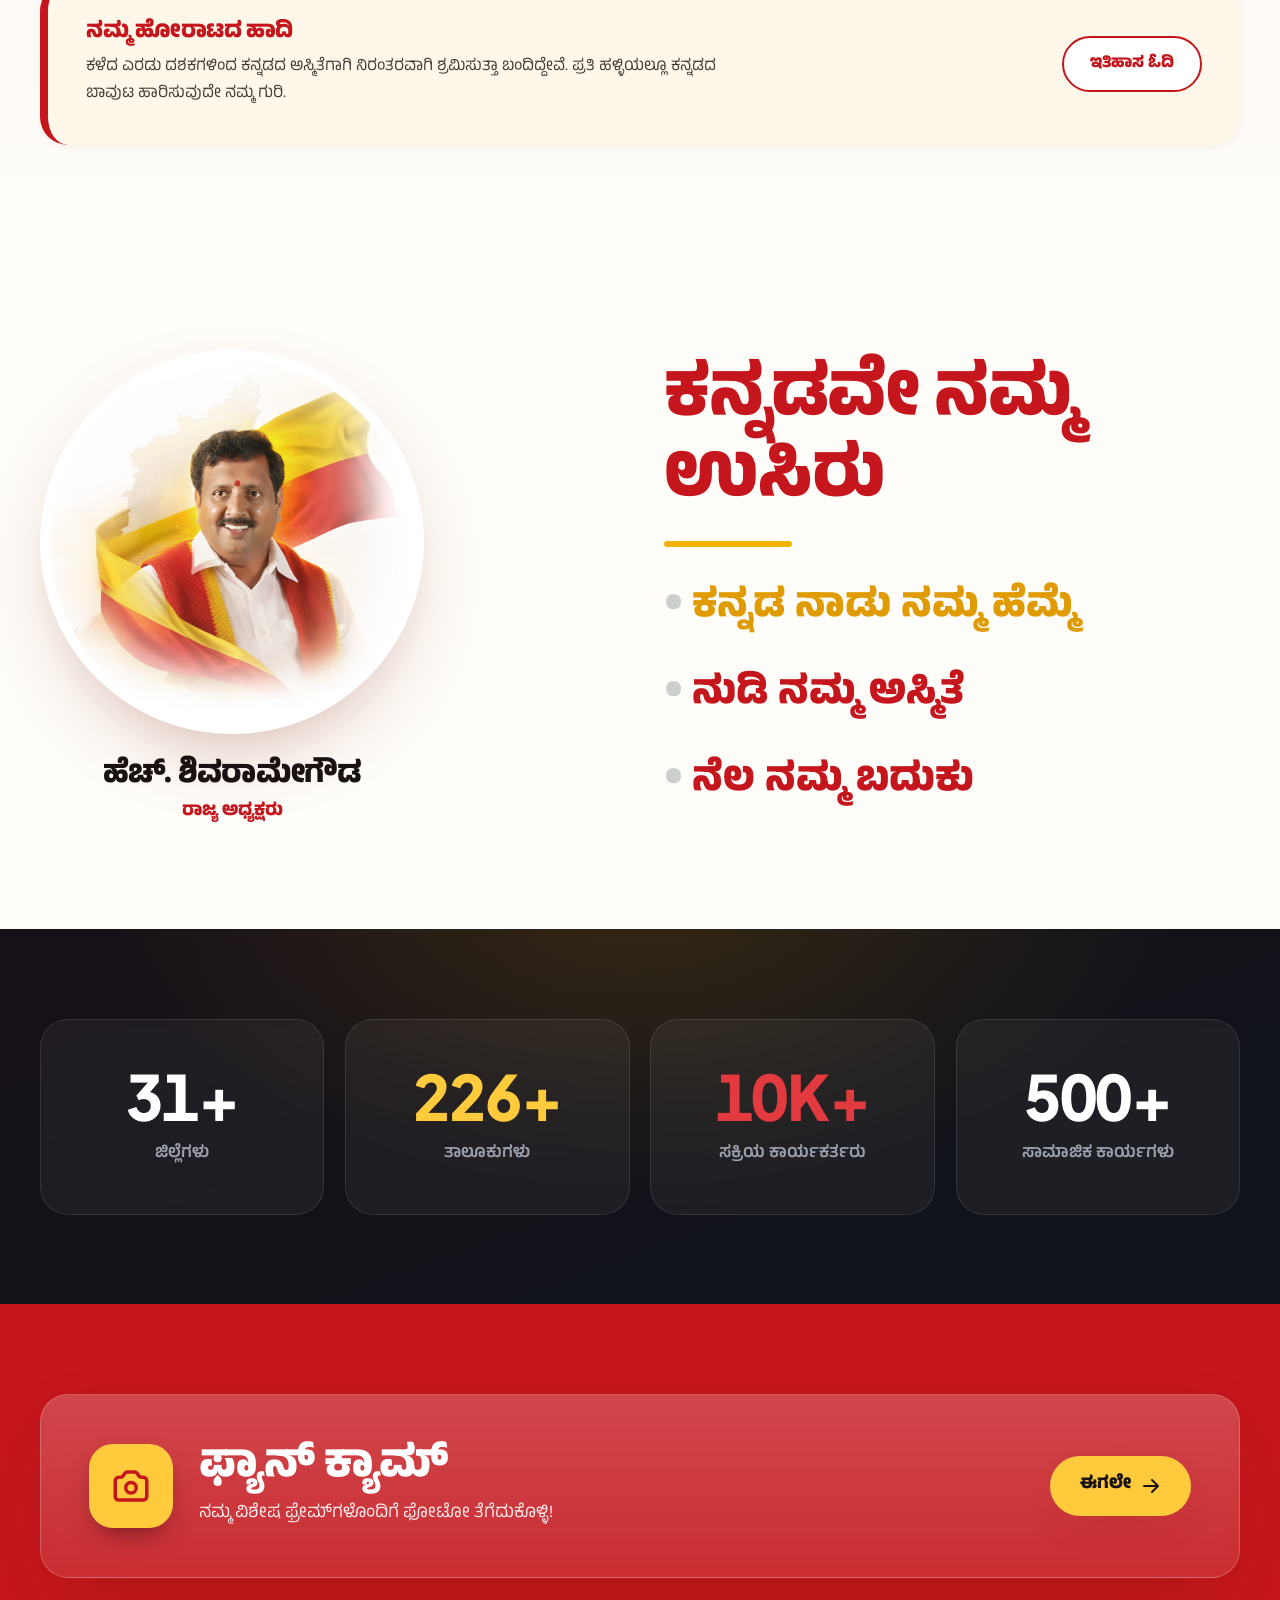
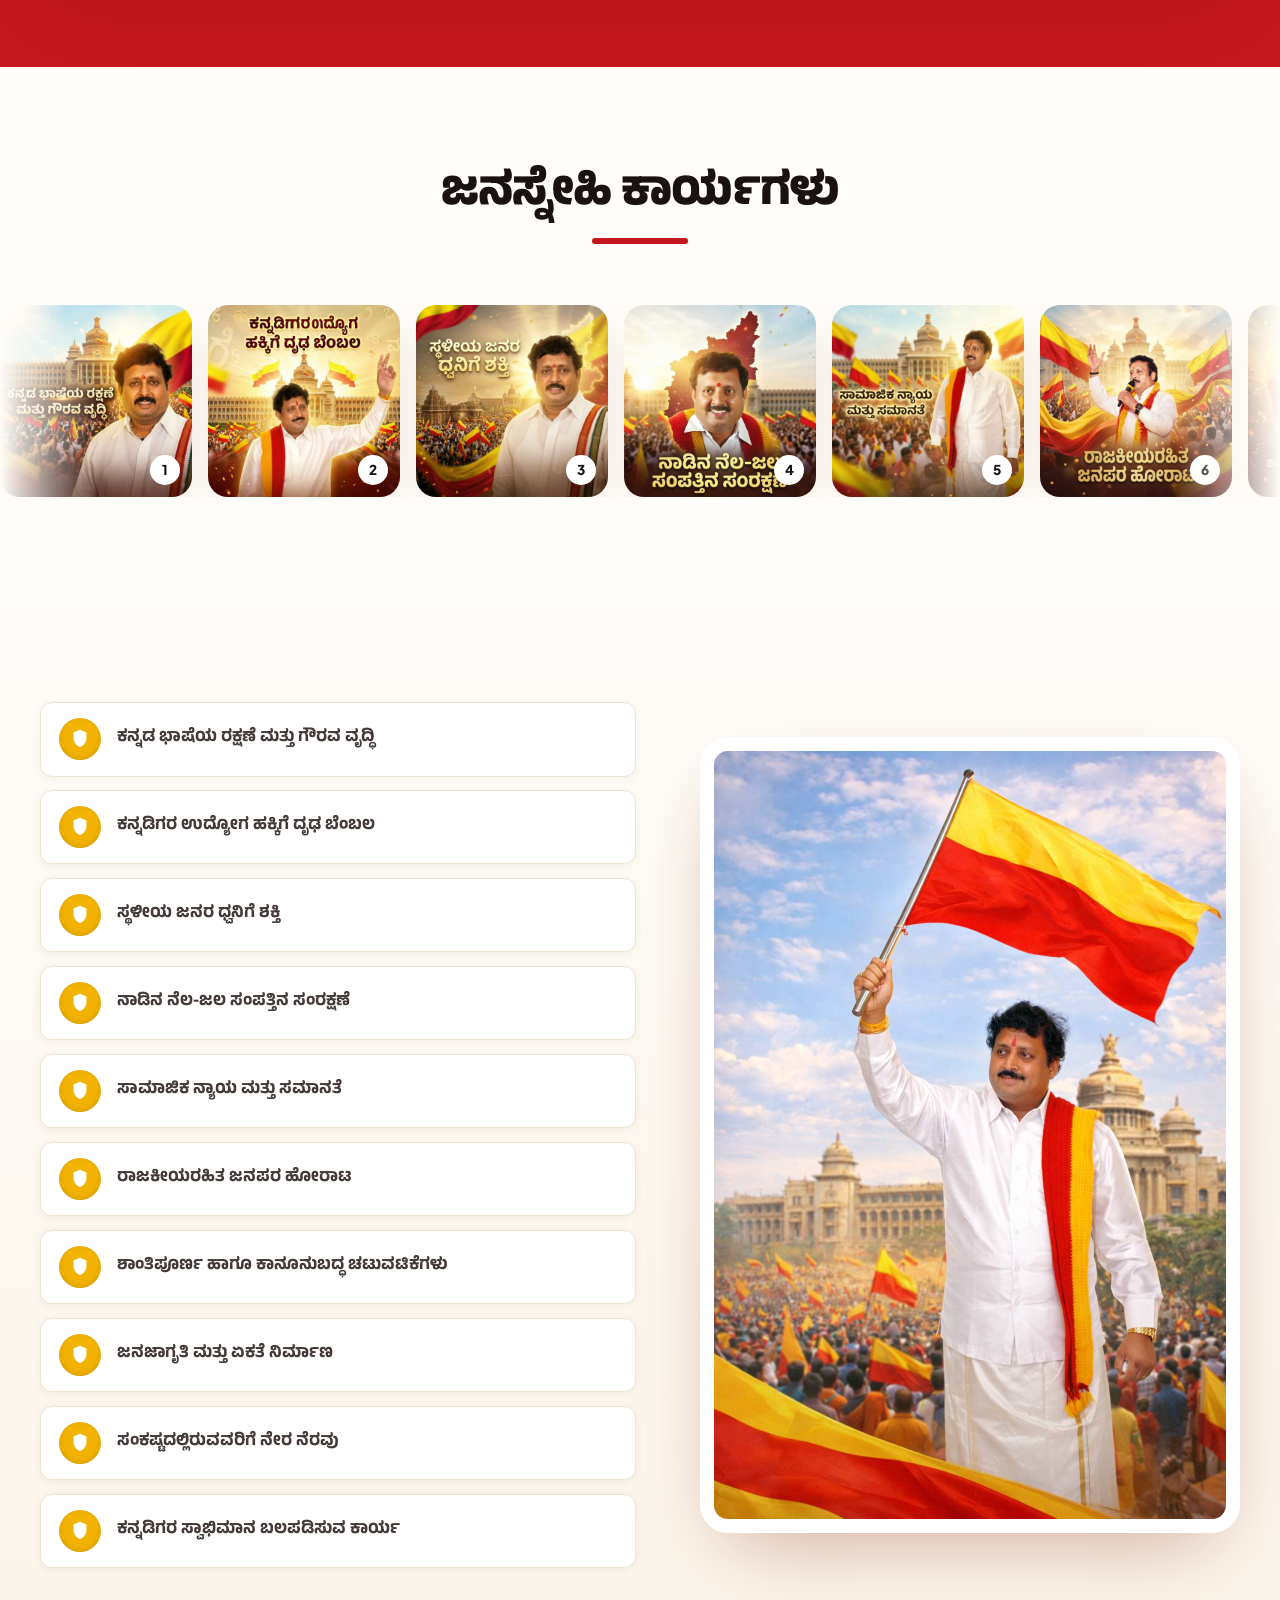
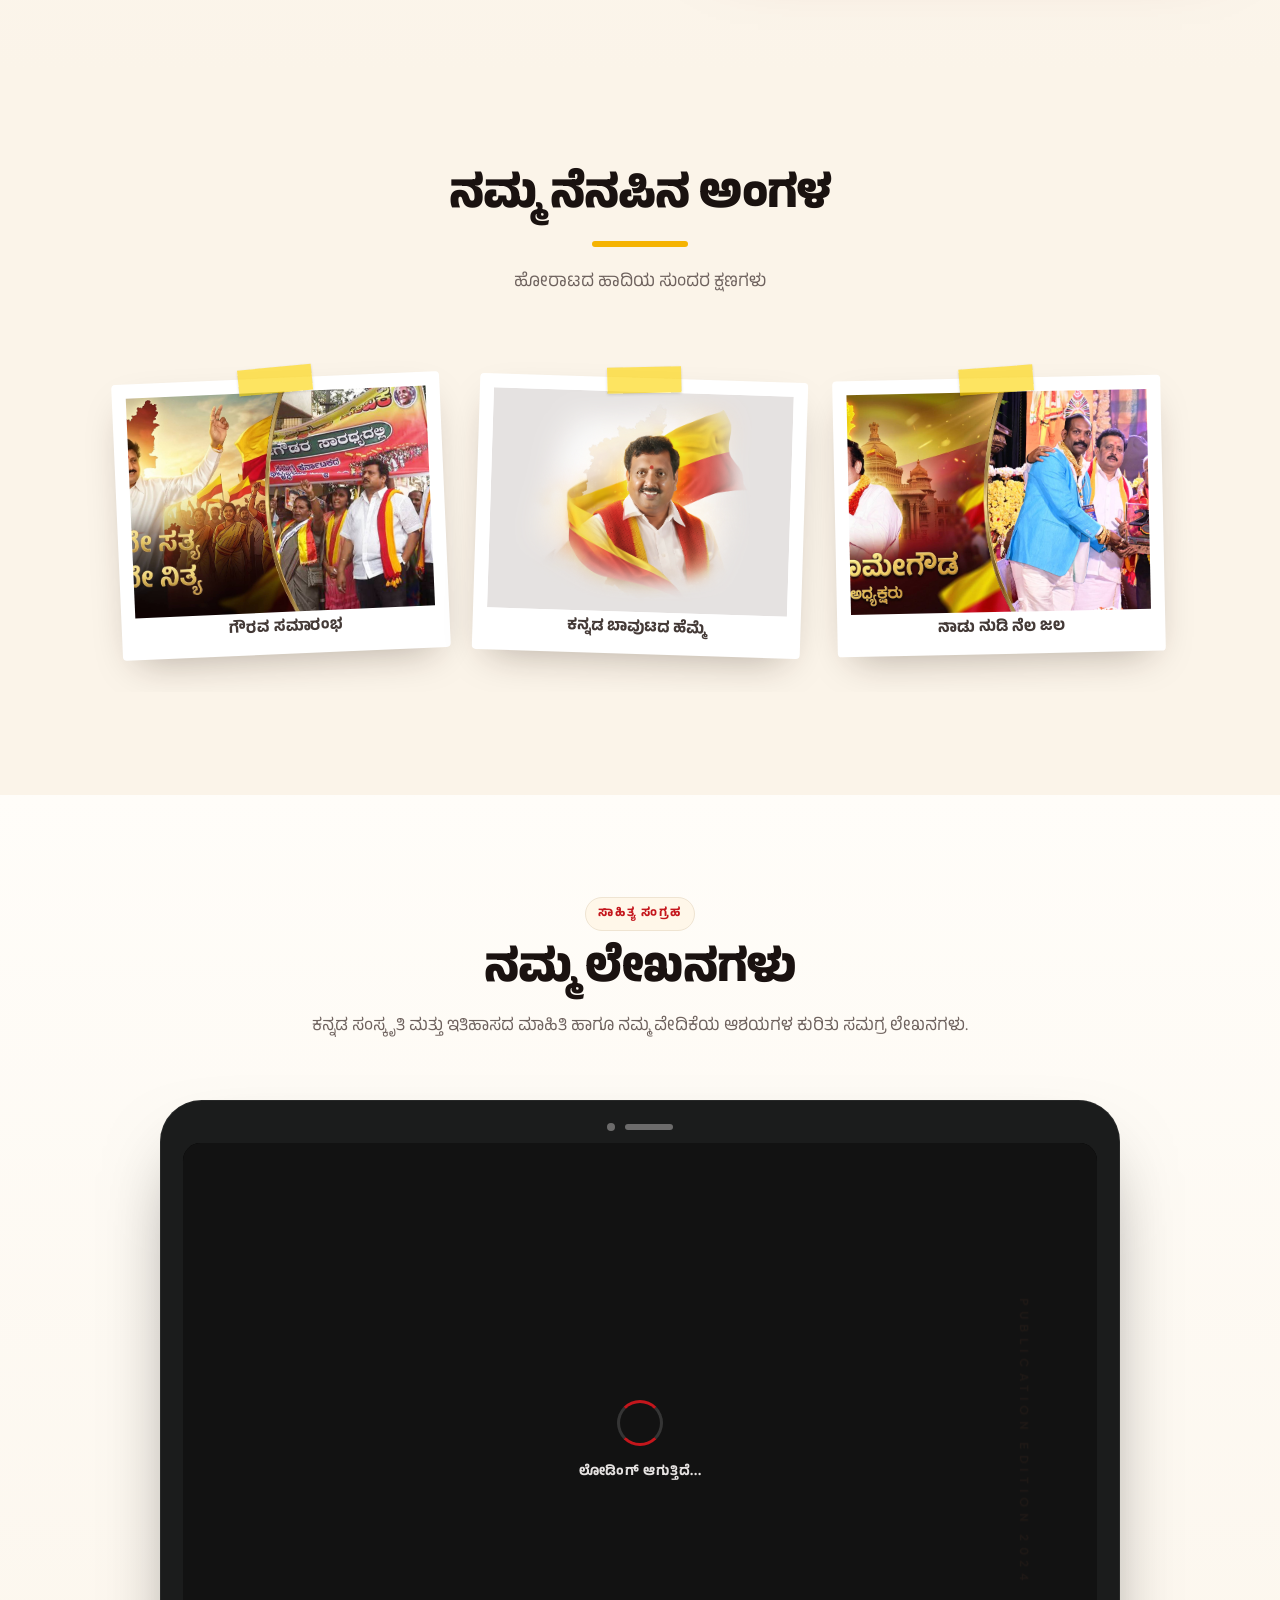
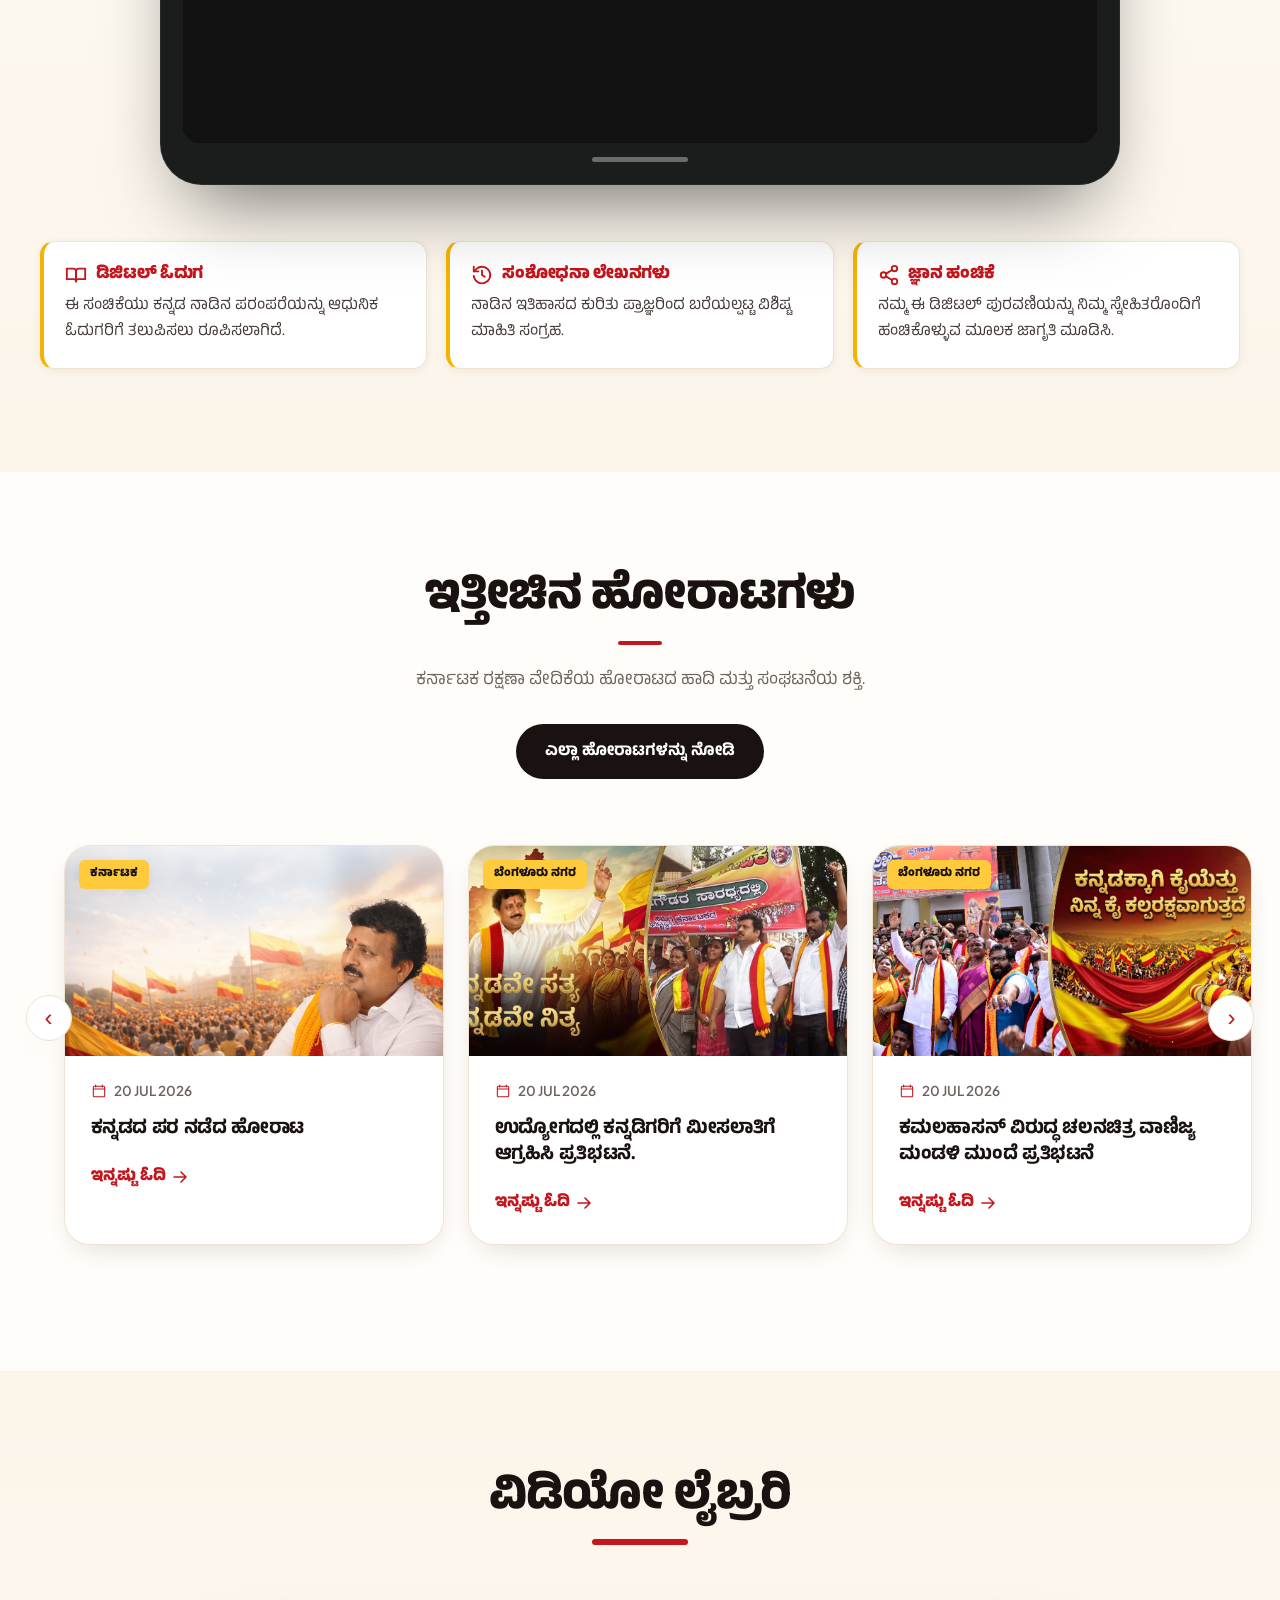
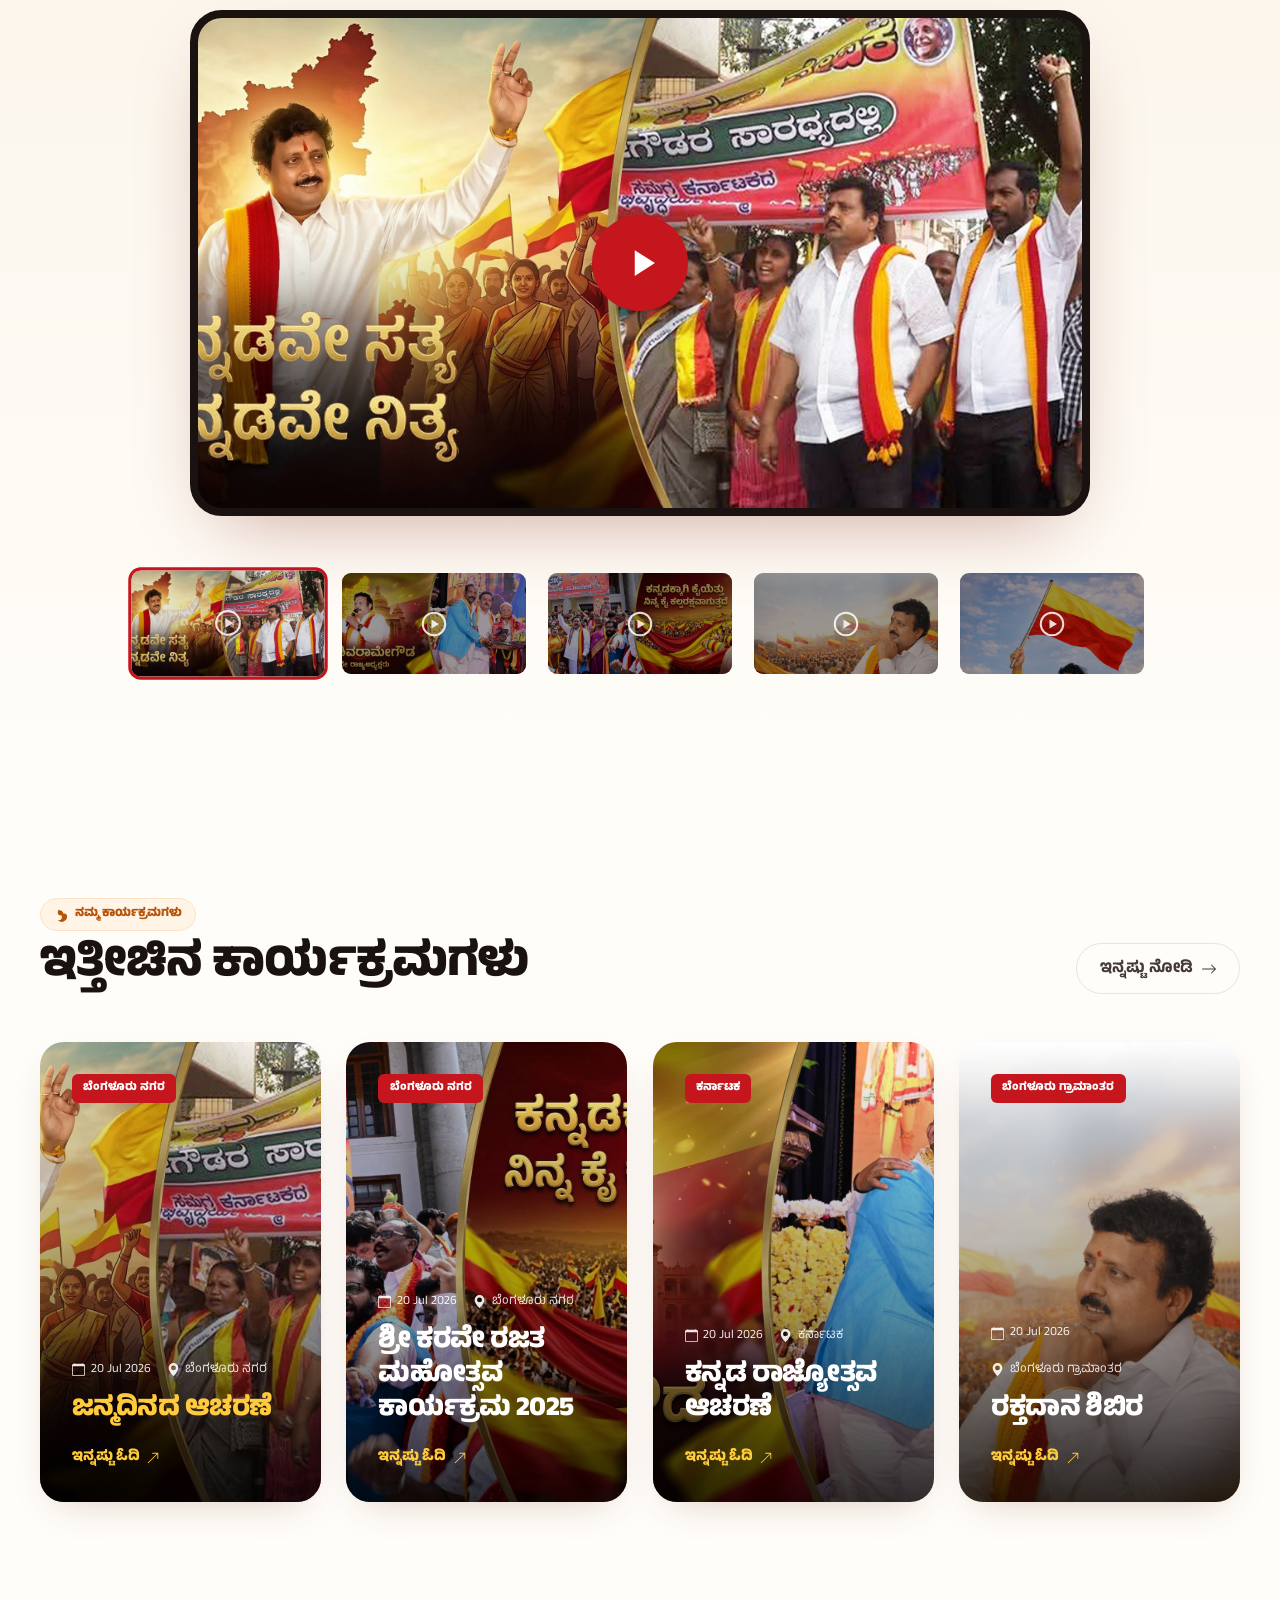
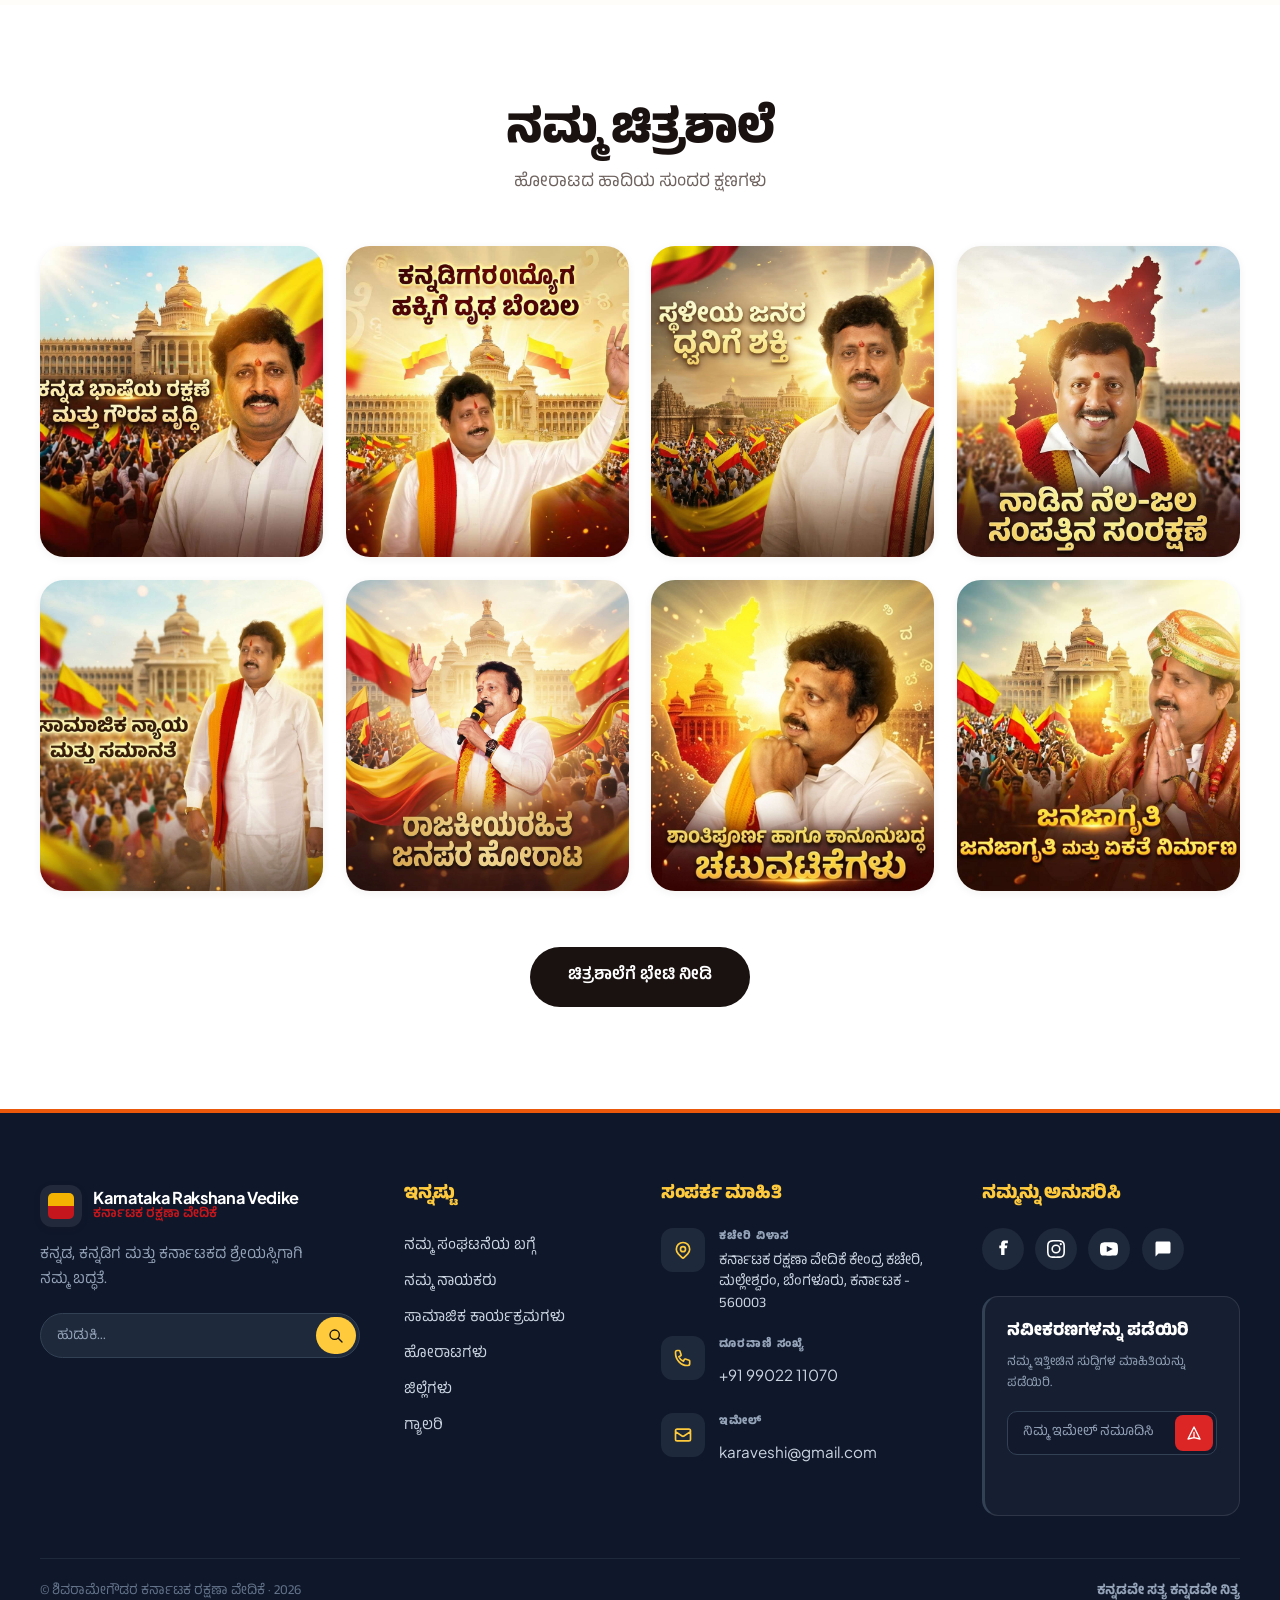
<file: index-legacy.html>
<!DOCTYPE html>
<html lang="en" data-theme="light">
<head>
  <meta charset="UTF-8" />
  <meta name="viewport" content="width=device-width, initial-scale=1.0" />
  <meta name="theme-color" content="#C4161C" />
  <title>Karnataka Rakshana Vedike — Voice of Kannada &amp; Karnataka</title>
  <meta name="description" content="Karnataka Rakshana Vedike (KaRaVe) — a people's movement safeguarding the Kannada language, culture, land and livelihood since 1999. 6 million+ members. 12,000+ branches. One Kannada spirit." />
  <meta property="og:title" content="Karnataka Rakshana Vedike — Voice of Kannada &amp; Karnataka" />
  <meta property="og:description" content="A people's movement for Kannada language, culture, land and livelihood since 1999." />
  <meta property="og:type" content="website" />
  <link rel="preconnect" href="https://fonts.googleapis.com" />
  <link rel="preconnect" href="https://fonts.gstatic.com" crossorigin />
  <link href="https://fonts.googleapis.com/css2?family=Anek+Kannada:wght@400;500;600;700;800&family=Plus+Jakarta+Sans:wght@400;500;600;700;800&family=Noto+Sans+Kannada:wght@400;500;600;700;800&display=swap" rel="stylesheet" />
  <link rel="stylesheet" href="assets/styles.css" />
  <link rel="icon" href="data:image/svg+xml,%3Csvg xmlns='http://www.w3.org/2000/svg' viewBox='0 0 32 32'%3E%3Crect width='32' height='16' fill='%23F5B301'/%3E%3Crect y='16' width='32' height='16' fill='%23C4161C'/%3E%3C/svg%3E" />
</head>
<body>
  <!-- Header / Nav -->
  <header class="header" id="top">
    <div class="container header__inner">
      <a class="brand" href="#top" aria-label="Karnataka Rakshana Vedike home">
        <span class="brand__mark" aria-hidden="true">
          <span class="brand__flag"></span>
        </span>
        <span class="brand__text">
          <strong>Karnataka Rakshana Vedike</strong>
          <small lang="kn">ಕರ್ನಾಟಕ ರಕ್ಷಣಾ ವೇದಿಕೆ</small>
        </span>
      </a>

      <nav class="nav" id="nav" aria-label="Primary">
        <a href="#top" class="is-active" data-kn="ಮುಖಪುಟ" data-en="Home">ಮುಖಪುಟ</a>
        <a href="#aims" data-kn="ನಮ್ಮ ಸಂಘಟನೆಯ ಬಗ್ಗೆ" data-en="About Us">ನಮ್ಮ ಸಂಘಟನೆಯ ಬಗ್ಗೆ</a>
        <a href="#leaders" data-kn="ನಮ್ಮ ನಾಯಕರು" data-en="Our Leaders">ನಮ್ಮ ನಾಯಕರು</a>
        <a href="#videolib" data-kn="ಮಾಧ್ಯಮ ವರದಿ" data-en="Media">ಮಾಧ್ಯಮ ವರದಿ</a>
        <a href="#events" data-kn="ಸಾಮಾಜಿಕ ಕಾರ್ಯಕ್ರಮಗಳು" data-en="Social Work">ಸಾಮಾಜಿಕ ಕಾರ್ಯಕ್ರಮಗಳು</a>
        <a href="#struggles" data-kn="ಹೋರಾಟಗಳು" data-en="Movements">ಹೋರಾಟಗಳು</a>
        <a href="#chitrashale" data-kn="ಗ್ಯಾಲರಿ" data-en="Gallery">ಗ್ಯಾಲರಿ</a>
      </nav>

      <div class="header__tools">
        <div class="langtoggle" role="group" aria-label="Language">
          <button type="button" class="langtoggle__btn is-on" data-lang="kn">KA</button>
          <button type="button" class="langtoggle__btn" data-lang="en">EN</button>
        </div>
        <a href="#chitrashale" class="iconbtn" aria-label="Gallery photos">
          <svg viewBox="0 0 24 24" width="20" height="20" fill="none" stroke="currentColor" stroke-width="2" stroke-linecap="round" stroke-linejoin="round"><rect x="3" y="5" width="18" height="14" rx="2"/><circle cx="12" cy="12" r="3"/></svg>
        </a>
        <a href="#contact" class="btn btn--join" data-kn="ಸೇರಿ" data-en="Join">ಸೇರಿ</a>
      </div>

      <button class="nav-toggle" id="navToggle" aria-label="Open menu" aria-expanded="false" aria-controls="nav">
        <span></span><span></span><span></span>
      </button>
    </div>
  </header>

  <main>
    <!-- Hero banner slider -->
    <section class="hero-slider" id="heroSlider" aria-label="Featured banners" aria-roledescription="carousel">
      <div class="hero-slider__track">
        <figure class="hslide is-active" data-label="ಕರ್ನಾಟಕ ರಕ್ಷಣಾ ವೇದಿಕೆ">
          <img src="assets/media/banner/banner-2.jpg" data-remote="https://d2ol7oe51mr4n9.cloudfront.net/user_3G4bnJPvIHipa5YfpqpDWYcQAig/8633b214-7e27-4048-98a4-b83fd46f78cf.jpg" alt="Karnataka Rakshana Vedike banner" loading="eager" onerror="if(!this.dataset.f){this.dataset.f=1;this.src=this.dataset.remote}else{this.closest('.hslide').classList.add('is-fallback')}" />
        </figure>
        <figure class="hslide" data-label="ನಾಡು ನುಡಿ ನೆಲ ಜಲ">
          <img src="assets/media/banner/banner-3.jpg" data-remote="https://d2ol7oe51mr4n9.cloudfront.net/user_3G4bnJPvIHipa5YfpqpDWYcQAig/79db3e2f-8eed-4d24-8888-24e9366137b5.jpg" alt="Karnataka Rakshana Vedike banner" loading="lazy" onerror="if(!this.dataset.f){this.dataset.f=1;this.src=this.dataset.remote}else{this.closest('.hslide').classList.add('is-fallback')}" />
        </figure>
        <figure class="hslide" data-label="ಜೈ ಕರ್ನಾಟಕ ಮಾತೆ">
          <img src="assets/media/banner/banner-4.jpg" data-remote="https://d2ol7oe51mr4n9.cloudfront.net/user_3G4bnJPvIHipa5YfpqpDWYcQAig/991de2d6-4c85-4913-9ad2-452d06b0b717.jpg" alt="Karnataka Rakshana Vedike banner" loading="lazy" onerror="if(!this.dataset.f){this.dataset.f=1;this.src=this.dataset.remote}else{this.closest('.hslide').classList.add('is-fallback')}" />
        </figure>
      </div>

      <button class="hero-slider__arrow hero-slider__arrow--prev" id="heroPrev" aria-label="Previous banner">&#8249;</button>
      <button class="hero-slider__arrow hero-slider__arrow--next" id="heroNext" aria-label="Next banner">&#8250;</button>

      <div class="hero-slider__dots" id="heroDots" role="tablist" aria-label="Choose banner">
        <button class="is-on" aria-label="Banner 1"></button>
        <button aria-label="Banner 2"></button>
        <button aria-label="Banner 3"></button>
      </div>
    </section>

    <!-- Marquee -->
    <div class="marquee" aria-hidden="true">
      <div class="marquee__track">
        <span>ಬಾಗಲಕೋಟೆ</span><span>•</span><span>ಬಳ್ಳಾರಿ</span><span>•</span><span>ಬೆಳಗಾವಿ</span><span>•</span><span>ಬೆಂಗಳೂರು ಗ್ರಾಮಾಂತರ</span><span>•</span>
        <span>ಬೆಂಗಳೂರು ನಗರ</span><span>•</span><span>ಬೀದರ್</span><span>•</span><span>ಚಾಮರಾಜನಗರ</span><span>•</span><span>ಚಿಕ್ಕಬಳ್ಳಾಪುರ</span><span>•</span>
        <span>ಚಿಕ್ಕಮಗಳೂರು</span><span>•</span><span>ಚಿತ್ರದುರ್ಗ</span><span>•</span><span>ದಕ್ಷಿಣ ಕನ್ನಡ</span><span>•</span><span>ದಾವಣಗೆರೆ</span><span>•</span>
        <span>ಧಾರವಾಡ</span><span>•</span><span>ಗದಗ</span><span>•</span><span>ಹಾಸನ</span><span>•</span><span>ಹಾವೇರಿ</span><span>•</span>
        <span>ಕಲಬುರಗಿ</span><span>•</span><span>ಕೊಡಗು</span><span>•</span><span>ಕೋಲಾರ</span><span>•</span><span>ಕೊಪ್ಪಳ</span><span>•</span>
        <span>ಮಂಡ್ಯ</span><span>•</span><span>ಮೈಸೂರು</span><span>•</span><span>ರಾಯಚೂರು</span><span>•</span><span>ರಾಮನಗರ</span><span>•</span>
        <span>ಶಿವಮೊಗ್ಗ</span><span>•</span><span>ತುಮಕೂರು</span><span>•</span><span>ಉಡುಪಿ</span><span>•</span><span>ಉತ್ತರ ಕನ್ನಡ</span><span>•</span>
        <span>ವಿಜಯಪುರ</span><span>•</span><span>ವಿಜಯನಗರ</span><span>•</span><span>ಯಾದಗಿರಿ</span><span>•</span>
        <span>ಬಾಗಲಕೋಟೆ</span><span>•</span><span>ಬಳ್ಳಾರಿ</span><span>•</span><span>ಬೆಳಗಾವಿ</span><span>•</span><span>ಬೆಂಗಳೂರು ಗ್ರಾಮಾಂತರ</span><span>•</span>
        <span>ಬೆಂಗಳೂರು ನಗರ</span><span>•</span><span>ಬೀದರ್</span><span>•</span><span>ಚಾಮರಾಜನಗರ</span><span>•</span><span>ಚಿಕ್ಕಬಳ್ಳಾಪುರ</span><span>•</span>
        <span>ಚಿಕ್ಕಮಗಳೂರು</span><span>•</span><span>ಚಿತ್ರದುರ್ಗ</span><span>•</span><span>ದಕ್ಷಿಣ ಕನ್ನಡ</span><span>•</span><span>ದಾವಣಗೆರೆ</span><span>•</span>
        <span>ಧಾರವಾಡ</span><span>•</span><span>ಗದಗ</span><span>•</span><span>ಹಾಸನ</span><span>•</span><span>ಹಾವೇರಿ</span><span>•</span>
        <span>ಕಲಬುರಗಿ</span><span>•</span><span>ಕೊಡಗು</span><span>•</span><span>ಕೋಲಾರ</span><span>•</span><span>ಕೊಪ್ಪಳ</span><span>•</span>
        <span>ಮಂಡ್ಯ</span><span>•</span><span>ಮೈಸೂರು</span><span>•</span><span>ರಾಯಚೂರು</span><span>•</span><span>ರಾಮನಗರ</span><span>•</span>
        <span>ಶಿವಮೊಗ್ಗ</span><span>•</span><span>ತುಮಕೂರು</span><span>•</span><span>ಉಡುಪಿ</span><span>•</span><span>ಉತ್ತರ ಕನ್ನಡ</span><span>•</span>
        <span>ವಿಜಯಪುರ</span><span>•</span><span>ವಿಜಯನಗರ</span><span>•</span><span>ಯಾದಗಿರಿ</span><span>•</span>
      </div>
    </div>

    <!-- President's Message + Impact (Our Leaders) -->
    <section class="president" id="leaders">
      <div class="president__hero">
        <img class="president__bg" src="assets/media/banner/bannat-5.png" alt="" aria-hidden="true"
             onerror="this.closest('.president__hero').classList.add('is-nobg')" />
        <div class="container">
          <div class="president__card reveal">
            <span class="president__badge" lang="kn">ರಾಜ್ಯ ಅಧ್ಯಕ್ಷರ ನುಡಿ</span>
            <h2 class="president__title" lang="kn">ನಮ್ಮ ನಡೆ ಕನ್ನಡದೆಡೆ</h2>
            <span class="president__rule" aria-hidden="true"></span>
            <blockquote class="president__quote" lang="kn">
              ಕನ್ನಡವೇ ನಮ್ಮ ಉಸಿರು, ಕನ್ನಡವೇ ನಮ್ಮ ಶಕ್ತಿ. ನಾಡು-ನುಡಿಯ ರಕ್ಷಣೆ ನಮ್ಮ ಪ್ರಥಮ ಕರ್ತವ್ಯ.
            </blockquote>
            <div class="president__body" lang="kn">
              <p>ಕರ್ನಾಟಕ ರಕ್ಷಣಾ ವೇದಿಕೆಯು ಕನ್ನಡ ನಾಡು, ನುಡಿ ಮತ್ತು ನೆಲದ ರಕ್ಷಣೆಗಾಗಿ ಸದಾ ಕಾಲ ಶ್ರಮಿಸುತ್ತಿದೆ.</p>
              <p>ಕನ್ನಡಿಗರ ಸಬಲೀಕರಣ ಮತ್ತು ಅವರ ಹಕ್ಕುಗಳ ರಕ್ಷಣೆ ನಮ್ಮ ಸಂಘಟನೆಯ ಮುಖ್ಯ ಉದ್ದೇಶಗಳಲ್ಲೊಂದು.</p>
            </div>
            <p class="president__jai" lang="kn">ಜೈ ಕರ್ನಾಟಕ ಮಾತೆ!</p>
          </div>
        </div>
      </div>

      <!-- Stats Bento Grid -->
      <div class="container">
        <div class="bento">
          <article class="bento__cell bento__cell--main reveal">
            <div>
              <span class="bento__icon" aria-hidden="true">👥</span>
              <h3 lang="kn">ಬಲಿಷ್ಠ ಸಂಘಟನೆ</h3>
            </div>
            <div>
              <p class="bento__num" lang="kn">೬೫ ಲಕ್ಷ+</p>
              <p class="bento__label" lang="kn">ನೋಂದಾಯಿತ ಕಾರ್ಯಕರ್ತರು ರಾಜ್ಯಾದ್ಯಂತ ಹರಡಿದ್ದಾರೆ.</p>
            </div>
          </article>
          <article class="bento__cell bento__cell--white reveal">
            <p class="bento__num bento__num--red" lang="kn">೩೦+</p>
            <p class="bento__label" lang="kn">ಜಿಲ್ಲಾ ಘಟಕಗಳು</p>
          </article>
          <article class="bento__cell bento__cell--yellow reveal">
            <p class="bento__num" lang="kn">೧೦೦%</p>
            <p class="bento__label" lang="kn">ಕನ್ನಡಿಗರ ರಕ್ಷಣೆ</p>
          </article>
          <article class="bento__cell bento__cell--wide reveal">
            <div>
              <h4 lang="kn">ನಮ್ಮ ಹೋರಾಟದ ಹಾದಿ</h4>
              <p lang="kn">ಕಳೆದ ಎರಡು ದಶಕಗಳಿಂದ ಕನ್ನಡದ ಅಸ್ಮಿತೆಗಾಗಿ ನಿರಂತರವಾಗಿ ಶ್ರಮಿಸುತ್ತಾ ಬಂದಿದ್ದೇವೆ. ಪ್ರತಿ ಹಳ್ಳಿಯಲ್ಲೂ ಕನ್ನಡದ ಬಾವುಟ ಹಾರಿಸುವುದೇ ನಮ್ಮ ಗುರಿ.</p>
            </div>
            <a class="bento__btn" href="#heritage" lang="kn">ಇತಿಹಾಸ ಓದಿ</a>
          </article>
        </div>
      </div>
    </section>

    <!-- Heritage / Leader honor -->
    <section class="section heritage" id="heritage">
      <div class="container heritage__grid">
        <div class="heritage__profile reveal">
          <div class="heritage__ring">
            <img src="assets/media/leaders/president.jpg" alt="ಹೆಚ್. ಶಿವರಾಮೇಗೌಡ — ರಾಜ್ಯ ಅಧ್ಯಕ್ಷರು" loading="lazy" />
          </div>
          <h2 class="heritage__name" lang="kn">ಹೆಚ್. ಶಿವರಾಮೇಗೌಡ</h2>
          <p class="heritage__role" lang="kn">ರಾಜ್ಯ ಅಧ್ಯಕ್ಷರು</p>
        </div>
        <div class="heritage__content reveal">
          <h2 class="heritage__title" lang="kn">ಕನ್ನಡವೇ ನಮ್ಮ<br/>ಉಸಿರು</h2>
          <span class="heritage__underline" aria-hidden="true"></span>
          <ul class="heritage__list">
            <li class="is-gold" lang="kn">ಕನ್ನಡ ನಾಡು ನಮ್ಮ ಹೆಮ್ಮೆ</li>
            <li class="is-red" lang="kn">ನುಡಿ ನಮ್ಮ ಅಸ್ಮಿತೆ</li>
            <li class="is-red" lang="kn">ನೆಲ ನಮ್ಮ ಬದುಕು</li>
          </ul>
        </div>
      </div>
    </section>

    <!-- Statistics -->
    <section class="stats" id="stats">
      <div class="container">
        <div class="stats__grid">
          <div class="statcard reveal">
            <span class="statcard__num" data-count="31" data-suffix="+">0</span>
            <span class="statcard__label" lang="kn">ಜಿಲ್ಲೆಗಳು</span>
          </div>
          <div class="statcard statcard--yellow reveal">
            <span class="statcard__num" data-count="226" data-suffix="+">0</span>
            <span class="statcard__label" lang="kn">ತಾಲೂಕುಗಳು</span>
          </div>
          <div class="statcard statcard--red reveal">
            <span class="statcard__num" data-count="10" data-suffix="K+">0</span>
            <span class="statcard__label" lang="kn">ಸಕ್ರಿಯ ಕಾರ್ಯಕರ್ತರು</span>
          </div>
          <div class="statcard reveal">
            <span class="statcard__num" data-count="500" data-suffix="+">0</span>
            <span class="statcard__label" lang="kn">ಸಾಮಾಜಿಕ ಕಾರ್ಯಗಳು</span>
          </div>
        </div>
      </div>
    </section>

    <!-- Fan Cam -->
    <section class="fancam" id="fancam">
      <div class="container">
        <div class="fancam__card reveal">
          <div class="fancam__left">
            <div class="fancam__icon" aria-hidden="true">
              <svg viewBox="0 0 24 24" fill="none" stroke="currentColor" stroke-width="2">
                <path d="M3 9a2 2 0 012-2h.93a2 2 0 001.664-.89l.812-1.22A2 2 0 0110.07 4h3.86a2 2 0 011.664.89l.812 1.22A2 2 0 0018.07 7H19a2 2 0 012 2v9a2 2 0 01-2 2H5a2 2 0 01-2-2V9z" stroke-linecap="round" stroke-linejoin="round"></path>
                <path d="M15 13a3 3 0 11-6 0 3 3 0 016 0z" stroke-linecap="round" stroke-linejoin="round"></path>
              </svg>
            </div>
            <div>
              <h2 class="fancam__title" lang="kn">ಫ್ಯಾನ್ ಕ್ಯಾಮ್</h2>
              <p class="fancam__sub" lang="kn">ನಮ್ಮ ವಿಶೇಷ ಫ್ರೇಮ್‌ಗಳೊಂದಿಗೆ ಫೋಟೋ ತೆಗೆದುಕೊಳ್ಳಿ!</p>
            </div>
          </div>
          <a class="fancam__cta" href="#chitrashale" lang="kn">
            ಈಗಲೇ
            <svg viewBox="0 0 20 20" fill="currentColor" aria-hidden="true"><path fill-rule="evenodd" clip-rule="evenodd" d="M10.293 3.293a1 1 0 011.414 0l6 6a1 1 0 010 1.414l-6 6a1 1 0 01-1.414-1.414L14.586 11H3a1 1 0 110-2h11.586l-4.293-4.293a1 1 0 010-1.414z"></path></svg>
          </a>
        </div>
      </div>
    </section>

    <!-- Jan-snehi works (infinite slider) -->
    <section class="section works-slider" id="works">
      <div class="container works-slider__head">
        <h2 class="section__title" lang="kn">ಜನಸ್ನೇಹಿ ಕಾರ್ಯಗಳು</h2>
        <span class="works-slider__rule" aria-hidden="true"></span>
      </div>
      <div class="works-slider__mask">
        <div class="works-slider__track">
          <figure class="workcard"><img src="assets/media/banner/1.jpg" alt="ಕನ್ನಡ ಭಾಷೆಯ ರಕ್ಷಣೆ ಮತ್ತು ಗೌರವ ವೃದ್ಧಿ" loading="lazy" /><span class="workcard__badge">1</span></figure>
          <figure class="workcard"><img src="assets/media/banner/2.jpg" alt="ಕನ್ನಡಿಗರ ಉದ್ಯೋಗ ಹಕ್ಕಿಗೆ ದೃಢ ಬೆಂಬಲ" loading="lazy" /><span class="workcard__badge">2</span></figure>
          <figure class="workcard"><img src="assets/media/banner/3.jpg" alt="ಸ್ಥಳೀಯ ಜನರ ಧ್ವನಿಗೆ ಶಕ್ತಿ" loading="lazy" /><span class="workcard__badge">3</span></figure>
          <figure class="workcard"><img src="assets/media/banner/4.jpg" alt="ನಾಡಿನ ನೆಲ-ಜಲ ಸಂಪತ್ತಿನ ಸಂರಕ್ಷಣೆ" loading="lazy" /><span class="workcard__badge">4</span></figure>
          <figure class="workcard"><img src="assets/media/banner/5.jpg" alt="ಸಾಮಾಜಿಕ ನ್ಯಾಯ ಮತ್ತು ಸಮಾನತೆ" loading="lazy" /><span class="workcard__badge">5</span></figure>
          <figure class="workcard"><img src="assets/media/banner/6.jpg" alt="ರಾಜಕೀಯರಹಿತ ಜನಪರ ಹೋರಾಟ" loading="lazy" /><span class="workcard__badge">6</span></figure>
          <figure class="workcard"><img src="assets/media/banner/7.jpg" alt="ಶಾಂತಿಪೂರ್ಣ ಹಾಗೂ ಕಾನೂನುಬದ್ಧ ಚಟುವಟಿಕೆಗಳು" loading="lazy" /><span class="workcard__badge">7</span></figure>
          <figure class="workcard"><img src="assets/media/banner/8.jpg" alt="ಜನಜಾಗೃತಿ ಮತ್ತು ಏಕತೆ ನಿರ್ಮಾಣ" loading="lazy" /><span class="workcard__badge">8</span></figure>
          <figure class="workcard"><img src="assets/media/banner/9.jpg" alt="ಸಂಕಷ್ಟದಲ್ಲಿರುವವರಿಗೆ ನೇರ ನೆರವು" loading="lazy" /><span class="workcard__badge">9</span></figure>
          <figure class="workcard"><img src="assets/media/banner/10.jpg" alt="ಕನ್ನಡಿಗರ ಸ್ವಾಭಿಮಾನ ಬಲಪಡಿಸುವ ಕಾರ್ಯ" loading="lazy" /><span class="workcard__badge">10</span></figure>
          <figure class="workcard" aria-hidden="true"><img src="assets/media/banner/1.jpg" alt="ಕನ್ನಡ ಭಾಷೆಯ ರಕ್ಷಣೆ ಮತ್ತು ಗೌರವ ವೃದ್ಧಿ" loading="lazy" /><span class="workcard__badge">1</span></figure>
          <figure class="workcard" aria-hidden="true"><img src="assets/media/banner/2.jpg" alt="ಕನ್ನಡಿಗರ ಉದ್ಯೋಗ ಹಕ್ಕಿಗೆ ದೃಢ ಬೆಂಬಲ" loading="lazy" /><span class="workcard__badge">2</span></figure>
          <figure class="workcard" aria-hidden="true"><img src="assets/media/banner/3.jpg" alt="ಸ್ಥಳೀಯ ಜನರ ಧ್ವನಿಗೆ ಶಕ್ತಿ" loading="lazy" /><span class="workcard__badge">3</span></figure>
          <figure class="workcard" aria-hidden="true"><img src="assets/media/banner/4.jpg" alt="ನಾಡಿನ ನೆಲ-ಜಲ ಸಂಪತ್ತಿನ ಸಂರಕ್ಷಣೆ" loading="lazy" /><span class="workcard__badge">4</span></figure>
          <figure class="workcard" aria-hidden="true"><img src="assets/media/banner/5.jpg" alt="ಸಾಮಾಜಿಕ ನ್ಯಾಯ ಮತ್ತು ಸಮಾನತೆ" loading="lazy" /><span class="workcard__badge">5</span></figure>
          <figure class="workcard" aria-hidden="true"><img src="assets/media/banner/6.jpg" alt="ರಾಜಕೀಯರಹಿತ ಜನಪರ ಹೋರಾಟ" loading="lazy" /><span class="workcard__badge">6</span></figure>
          <figure class="workcard" aria-hidden="true"><img src="assets/media/banner/7.jpg" alt="ಶಾಂತಿಪೂರ್ಣ ಹಾಗೂ ಕಾನೂನುಬದ್ಧ ಚಟುವಟಿಕೆಗಳು" loading="lazy" /><span class="workcard__badge">7</span></figure>
          <figure class="workcard" aria-hidden="true"><img src="assets/media/banner/8.jpg" alt="ಜನಜಾಗೃತಿ ಮತ್ತು ಏಕತೆ ನಿರ್ಮಾಣ" loading="lazy" /><span class="workcard__badge">8</span></figure>
          <figure class="workcard" aria-hidden="true"><img src="assets/media/banner/9.jpg" alt="ಸಂಕಷ್ಟದಲ್ಲಿರುವವರಿಗೆ ನೇರ ನೆರವು" loading="lazy" /><span class="workcard__badge">9</span></figure>
          <figure class="workcard" aria-hidden="true"><img src="assets/media/banner/10.jpg" alt="ಕನ್ನಡಿಗರ ಸ್ವಾಭಿಮಾನ ಬಲಪಡಿಸುವ ಕಾರ್ಯ" loading="lazy" /><span class="workcard__badge">10</span></figure>
        </div>
      </div>
    </section>

    <!-- Aims / Objectives -->
    <section class="section aims" id="aims">
      <div class="container aims__grid">
        <ul class="aims__list">
          <li class="aims__item reveal"><span class="aims__ic"><svg viewBox="0 0 24 24" fill="currentColor" aria-hidden="true"><path d="M12 2l7 3v6c0 4.4-3 8.5-7 9.9C8 19.5 5 15.4 5 11V5l7-3z"/></svg></span><span lang="kn">ಕನ್ನಡ ಭಾಷೆಯ ರಕ್ಷಣೆ ಮತ್ತು ಗೌರವ ವೃದ್ಧಿ</span></li>
          <li class="aims__item reveal"><span class="aims__ic"><svg viewBox="0 0 24 24" fill="currentColor" aria-hidden="true"><path d="M12 2l7 3v6c0 4.4-3 8.5-7 9.9C8 19.5 5 15.4 5 11V5l7-3z"/></svg></span><span lang="kn">ಕನ್ನಡಿಗರ ಉದ್ಯೋಗ ಹಕ್ಕಿಗೆ ದೃಢ ಬೆಂಬಲ</span></li>
          <li class="aims__item reveal"><span class="aims__ic"><svg viewBox="0 0 24 24" fill="currentColor" aria-hidden="true"><path d="M12 2l7 3v6c0 4.4-3 8.5-7 9.9C8 19.5 5 15.4 5 11V5l7-3z"/></svg></span><span lang="kn">ಸ್ಥಳೀಯ ಜನರ ಧ್ವನಿಗೆ ಶಕ್ತಿ</span></li>
          <li class="aims__item reveal"><span class="aims__ic"><svg viewBox="0 0 24 24" fill="currentColor" aria-hidden="true"><path d="M12 2l7 3v6c0 4.4-3 8.5-7 9.9C8 19.5 5 15.4 5 11V5l7-3z"/></svg></span><span lang="kn">ನಾಡಿನ ನೆಲ-ಜಲ ಸಂಪತ್ತಿನ ಸಂರಕ್ಷಣೆ</span></li>
          <li class="aims__item reveal"><span class="aims__ic"><svg viewBox="0 0 24 24" fill="currentColor" aria-hidden="true"><path d="M12 2l7 3v6c0 4.4-3 8.5-7 9.9C8 19.5 5 15.4 5 11V5l7-3z"/></svg></span><span lang="kn">ಸಾಮಾಜಿಕ ನ್ಯಾಯ ಮತ್ತು ಸಮಾನತೆ</span></li>
          <li class="aims__item reveal"><span class="aims__ic"><svg viewBox="0 0 24 24" fill="currentColor" aria-hidden="true"><path d="M12 2l7 3v6c0 4.4-3 8.5-7 9.9C8 19.5 5 15.4 5 11V5l7-3z"/></svg></span><span lang="kn">ರಾಜಕೀಯರಹಿತ ಜನಪರ ಹೋರಾಟ</span></li>
          <li class="aims__item reveal"><span class="aims__ic"><svg viewBox="0 0 24 24" fill="currentColor" aria-hidden="true"><path d="M12 2l7 3v6c0 4.4-3 8.5-7 9.9C8 19.5 5 15.4 5 11V5l7-3z"/></svg></span><span lang="kn">ಶಾಂತಿಪೂರ್ಣ ಹಾಗೂ ಕಾನೂನುಬದ್ಧ ಚಟುವಟಿಕೆಗಳು</span></li>
          <li class="aims__item reveal"><span class="aims__ic"><svg viewBox="0 0 24 24" fill="currentColor" aria-hidden="true"><path d="M12 2l7 3v6c0 4.4-3 8.5-7 9.9C8 19.5 5 15.4 5 11V5l7-3z"/></svg></span><span lang="kn">ಜನಜಾಗೃತಿ ಮತ್ತು ಏಕತೆ ನಿರ್ಮಾಣ</span></li>
          <li class="aims__item reveal"><span class="aims__ic"><svg viewBox="0 0 24 24" fill="currentColor" aria-hidden="true"><path d="M12 2l7 3v6c0 4.4-3 8.5-7 9.9C8 19.5 5 15.4 5 11V5l7-3z"/></svg></span><span lang="kn">ಸಂಕಷ್ಟದಲ್ಲಿರುವವರಿಗೆ ನೇರ ನೆರವು</span></li>
          <li class="aims__item reveal"><span class="aims__ic"><svg viewBox="0 0 24 24" fill="currentColor" aria-hidden="true"><path d="M12 2l7 3v6c0 4.4-3 8.5-7 9.9C8 19.5 5 15.4 5 11V5l7-3z"/></svg></span><span lang="kn">ಕನ್ನಡಿಗರ ಸ್ವಾಭಿಮಾನ ಬಲಪಡಿಸುವ ಕಾರ್ಯ</span></li>
        </ul>
        <figure class="aims__figure reveal">
          <img src="assets/media/banner/organization.jpg" alt="ಕರ್ನಾಟಕ ರಕ್ಷಣಾ ವೇದಿಕೆ — ಕನ್ನಡ ಬಾವುಟದೊಂದಿಗೆ ನಾಯಕರು" loading="lazy" />
        </figure>
      </div>
    </section>

    <!-- Memories / Polaroid gallery -->
    <section class="section memories" id="memories">
      <div class="container memories__head">
        <h2 class="section__title" lang="kn">ನಮ್ಮ ನೆನಪಿನ ಅಂಗಳ</h2>
        <span class="memories__rule" aria-hidden="true"></span>
        <p class="memories__sub" lang="kn">ಹೋರಾಟದ ಹಾದಿಯ ಸುಂದರ ಕ್ಷಣಗಳು</p>
      </div>
      <div class="memories__mask">
        <div class="memories__track">
          <div class="mem-page">
            <figure class="polaroid" style="--rot:-2.5deg;"><span class="polaroid__tape" aria-hidden="true"></span><img src="assets/media/banner/banner-2.jpg" alt="ಗೌರವ ಸಮಾರಂಭ" loading="lazy" style="object-position:center;" /><figcaption lang="kn">ಗೌರವ ಸಮಾರಂಭ</figcaption></figure>
            <figure class="polaroid" style="--rot:1.8deg;"><span class="polaroid__tape" aria-hidden="true"></span><img src="assets/media/banner/photo-1.png" alt="ಕನ್ನಡ ಬಾವುಟದ ಹೆಮ್ಮೆ" loading="lazy" style="object-position:center;" /><figcaption lang="kn">ಕನ್ನಡ ಬಾವುಟದ ಹೆಮ್ಮೆ</figcaption></figure>
            <figure class="polaroid" style="--rot:-1.2deg;"><span class="polaroid__tape" aria-hidden="true"></span><img src="assets/media/banner/banner-3.jpg" alt="ನಾಡು ನುಡಿ ನೆಲ ಜಲ" loading="lazy" style="object-position:center;" /><figcaption lang="kn">ನಾಡು ನುಡಿ ನೆಲ ಜಲ</figcaption></figure>
          </div>
          <div class="mem-page">
            <figure class="polaroid" style="--rot:2.6deg;"><span class="polaroid__tape" aria-hidden="true"></span><img src="assets/media/banner/bannat-5.png" alt="ಹೋರಾಟದ ಕ್ಷಣಗಳು" loading="lazy" style="object-position:right center;" /><figcaption lang="kn">ಹೋರಾಟದ ಕ್ಷಣಗಳು</figcaption></figure>
            <figure class="polaroid" style="--rot:-2.0deg;"><span class="polaroid__tape" aria-hidden="true"></span><img src="assets/media/banner/banner-4.jpg" alt="ಜೈ ಕರ್ನಾಟಕ ಮಾತೆ" loading="lazy" style="object-position:center;" /><figcaption lang="kn">ಜೈ ಕರ್ನಾಟಕ ಮಾತೆ</figcaption></figure>
            <figure class="polaroid" style="--rot:1.4deg;"><span class="polaroid__tape" aria-hidden="true"></span><img src="assets/media/banner/organization.jpg" alt="ವಿಧಾನಸೌಧದ ಮುಂದೆ" loading="lazy" style="object-position:center top;" /><figcaption lang="kn">ವಿಧಾನಸೌಧದ ಮುಂದೆ</figcaption></figure>
          </div>
          <div class="mem-page">
            <figure class="polaroid" style="--rot:-2.5deg;" aria-hidden="true"><span class="polaroid__tape" aria-hidden="true"></span><img src="assets/media/banner/banner-2.jpg" alt="ಗೌರವ ಸಮಾರಂಭ" loading="lazy" style="object-position:center;" /><figcaption lang="kn">ಗೌರವ ಸಮಾರಂಭ</figcaption></figure>
            <figure class="polaroid" style="--rot:1.8deg;" aria-hidden="true"><span class="polaroid__tape" aria-hidden="true"></span><img src="assets/media/banner/photo-1.png" alt="ಕನ್ನಡ ಬಾವುಟದ ಹೆಮ್ಮೆ" loading="lazy" style="object-position:center;" /><figcaption lang="kn">ಕನ್ನಡ ಬಾವುಟದ ಹೆಮ್ಮೆ</figcaption></figure>
            <figure class="polaroid" style="--rot:-1.2deg;" aria-hidden="true"><span class="polaroid__tape" aria-hidden="true"></span><img src="assets/media/banner/banner-3.jpg" alt="ನಾಡು ನುಡಿ ನೆಲ ಜಲ" loading="lazy" style="object-position:center;" /><figcaption lang="kn">ನಾಡು ನುಡಿ ನೆಲ ಜಲ</figcaption></figure>
          </div>
        </div>
      </div>
    </section>

    <!-- Articles / Publications -->
    <section class="section articles" id="articles">
      <div class="container">
        <div class="section__head">
          <span class="section__kicker" lang="kn">ಸಾಹಿತ್ಯ ಸಂಗ್ರಹ</span>
          <h2 class="section__title" lang="kn">ನಮ್ಮ ಲೇಖನಗಳು</h2>
          <p class="section__sub" lang="kn">ಕನ್ನಡ ಸಂಸ್ಕೃತಿ ಮತ್ತು ಇತಿಹಾಸದ ಮಾಹಿತಿ ಹಾಗೂ ನಮ್ಮ ವೇದಿಕೆಯ ಆಶಯಗಳ ಕುರಿತು ಸಮಗ್ರ ಲೇಖನಗಳು.</p>
        </div>

        <div class="articles__stage reveal">
          <div class="articles__frame" id="articlesFrame">
            <div class="articles__notch" aria-hidden="true"><span></span><span></span></div>
            <div class="articles__screen">
              <iframe class="articles__iframe" src="https://online.fliphtml5.com/lpnzs/lphq/" title="KRV Publication" loading="lazy" allowfullscreen></iframe>
              <div class="articles__loading" aria-hidden="true">
                <span class="articles__spinner"></span>
                <span lang="kn">ಲೋಡಿಂಗ್ ಆಗುತ್ತಿದೆ...</span>
              </div>
            </div>
            <div class="articles__bar" aria-hidden="true"></div>
          </div>
          <span class="articles__edition" aria-hidden="true">PUBLICATION EDITION 2024</span>
        </div>

        <div class="articles__cards">
          <article class="artcard reveal">
            <h4 lang="kn"><svg viewBox="0 0 24 24" fill="none" stroke="currentColor" stroke-width="2" stroke-linecap="round" stroke-linejoin="round"><path d="M2 5h7a3 3 0 013 3v11a2.5 2.5 0 00-2.5-2.5H2z"/><path d="M22 5h-7a3 3 0 00-3 3v11a2.5 2.5 0 012.5-2.5H22z"/></svg> ಡಿಜಿಟಲ್ ಓದುಗ</h4>
            <p lang="kn">ಈ ಸಂಚಿಕೆಯು ಕನ್ನಡ ನಾಡಿನ ಪರಂಪರೆಯನ್ನು ಆಧುನಿಕ ಓದುಗರಿಗೆ ತಲುಪಿಸಲು ರೂಪಿಸಲಾಗಿದೆ.</p>
          </article>
          <article class="artcard reveal">
            <h4 lang="kn"><svg viewBox="0 0 24 24" fill="none" stroke="currentColor" stroke-width="2" stroke-linecap="round" stroke-linejoin="round"><path d="M3 3v5h5"/><path d="M3.05 13A9 9 0 106 5.3L3 8"/><path d="M12 7v5l3 2"/></svg> ಸಂಶೋಧನಾ ಲೇಖನಗಳು</h4>
            <p lang="kn">ನಾಡಿನ ಇತಿಹಾಸದ ಕುರಿತು ಪ್ರಾಜ್ಞರಿಂದ ಬರೆಯಲ್ಪಟ್ಟ ವಿಶಿಷ್ಟ ಮಾಹಿತಿ ಸಂಗ್ರಹ.</p>
          </article>
          <article class="artcard reveal">
            <h4 lang="kn"><svg viewBox="0 0 24 24" fill="none" stroke="currentColor" stroke-width="2" stroke-linecap="round" stroke-linejoin="round"><circle cx="18" cy="5" r="3"/><circle cx="6" cy="12" r="3"/><circle cx="18" cy="19" r="3"/><path d="M8.6 13.5l6.8 4M15.4 6.5l-6.8 4"/></svg> ಜ್ಞಾನ ಹಂಚಿಕೆ</h4>
            <p lang="kn">ನಮ್ಮ ಈ ಡಿಜಿಟಲ್ ಪುರವಣಿಯನ್ನು ನಿಮ್ಮ ಸ್ನೇಹಿತರೊಂದಿಗೆ ಹಂಚಿಕೊಳ್ಳುವ ಮೂಲಕ ಜಾಗೃತಿ ಮೂಡಿಸಿ.</p>
          </article>
        </div>
      </div>
    </section>

    <!-- Recent Struggles -->
    <section class="section struggles" id="struggles">
      <div class="container">
        <div class="section__head">
          <h2 class="section__title" lang="kn">ಇತ್ತೀಚಿನ ಹೋರಾಟಗಳು</h2>
          <span class="struggles__bar" aria-hidden="true"></span>
          <p class="section__sub" lang="kn">ಕರ್ನಾಟಕ ರಕ್ಷಣಾ ವೇದಿಕೆಯ ಹೋರಾಟದ ಹಾದಿ ಮತ್ತು ಸಂಘಟನೆಯ ಶಕ್ತಿ.</p>
          <div class="struggles__cta"><a class="struggles__btn" href="#struggles" lang="kn">ಎಲ್ಲಾ ಹೋರಾಟಗಳನ್ನು ನೋಡಿ</a></div>
        </div>
      </div>
      <div class="struggles__carousel">
        <button class="struggles__arrow struggles__arrow--prev" id="strPrev" aria-label="Previous" type="button">&#8249;</button>
        <div class="struggles__track" id="strugglesTrack">
          <article class="struggle reveal">
            <div class="struggle__media">
              <span class="struggle__badge" lang="kn">ಕರ್ನಾಟಕ</span>
              <img src="assets/media/banner/bannat-5.png" alt="ಕನ್ನಡದ ಪರ ನಡೆದ ಹೋರಾಟ" loading="lazy" style="object-position:right center;" />
            </div>
            <div class="struggle__body">
              <span class="struggle__date"><svg viewBox="0 0 24 24" fill="none" stroke="currentColor" stroke-width="1.6" stroke-linecap="round" stroke-linejoin="round"><path d="M7 3v3M17 3v3M3.5 9h17M5 5h14a1.5 1.5 0 011.5 1.5V19A1.5 1.5 0 0119 20.5H5A1.5 1.5 0 013.5 19V6.5A1.5 1.5 0 015 5z"/></svg><span>20 JUL 2026</span></span>
              <h3 lang="kn">ಕನ್ನಡದ ಪರ ನಡೆದ ಹೋರಾಟ</h3>
              <a class="struggle__more" href="#struggles" lang="kn">ಇನ್ನಷ್ಟು ಓದಿ <svg viewBox="0 0 24 24" fill="none" stroke="currentColor" stroke-width="2.4" stroke-linecap="round" stroke-linejoin="round"><path d="M13.5 4.5L21 12l-7.5 7.5M21 12H3"/></svg></a>
            </div>
          </article>
          <article class="struggle reveal">
            <div class="struggle__media">
              <span class="struggle__badge" lang="kn">ಬೆಂಗಳೂರು ನಗರ</span>
              <img src="assets/media/banner/banner-2.jpg" alt="ಉದ್ಯೋಗದಲ್ಲಿ ಕನ್ನಡಿಗರಿಗೆ ಮೀಸಲಾತಿಗೆ ಆಗ್ರಹಿಸಿ ಪ್ರತಿಭಟನೆ." loading="lazy" style="object-position:center;" />
            </div>
            <div class="struggle__body">
              <span class="struggle__date"><svg viewBox="0 0 24 24" fill="none" stroke="currentColor" stroke-width="1.6" stroke-linecap="round" stroke-linejoin="round"><path d="M7 3v3M17 3v3M3.5 9h17M5 5h14a1.5 1.5 0 011.5 1.5V19A1.5 1.5 0 0119 20.5H5A1.5 1.5 0 013.5 19V6.5A1.5 1.5 0 015 5z"/></svg><span>20 JUL 2026</span></span>
              <h3 lang="kn">ಉದ್ಯೋಗದಲ್ಲಿ ಕನ್ನಡಿಗರಿಗೆ ಮೀಸಲಾತಿಗೆ ಆಗ್ರಹಿಸಿ ಪ್ರತಿಭಟನೆ.</h3>
              <a class="struggle__more" href="#struggles" lang="kn">ಇನ್ನಷ್ಟು ಓದಿ <svg viewBox="0 0 24 24" fill="none" stroke="currentColor" stroke-width="2.4" stroke-linecap="round" stroke-linejoin="round"><path d="M13.5 4.5L21 12l-7.5 7.5M21 12H3"/></svg></a>
            </div>
          </article>
          <article class="struggle reveal">
            <div class="struggle__media">
              <span class="struggle__badge" lang="kn">ಬೆಂಗಳೂರು ನಗರ</span>
              <img src="assets/media/banner/banner-4.jpg" alt="ಕಮಲಹಾಸನ್ ವಿರುದ್ಧ ಚಲನಚಿತ್ರ ವಾಣಿಜ್ಯ ಮಂಡಳಿ ಮುಂದೆ ಪ್ರತಿಭಟನೆ" loading="lazy" style="object-position:center;" />
            </div>
            <div class="struggle__body">
              <span class="struggle__date"><svg viewBox="0 0 24 24" fill="none" stroke="currentColor" stroke-width="1.6" stroke-linecap="round" stroke-linejoin="round"><path d="M7 3v3M17 3v3M3.5 9h17M5 5h14a1.5 1.5 0 011.5 1.5V19A1.5 1.5 0 0119 20.5H5A1.5 1.5 0 013.5 19V6.5A1.5 1.5 0 015 5z"/></svg><span>20 JUL 2026</span></span>
              <h3 lang="kn">ಕಮಲಹಾಸನ್ ವಿರುದ್ಧ ಚಲನಚಿತ್ರ ವಾಣಿಜ್ಯ ಮಂಡಳಿ ಮುಂದೆ ಪ್ರತಿಭಟನೆ</h3>
              <a class="struggle__more" href="#struggles" lang="kn">ಇನ್ನಷ್ಟು ಓದಿ <svg viewBox="0 0 24 24" fill="none" stroke="currentColor" stroke-width="2.4" stroke-linecap="round" stroke-linejoin="round"><path d="M13.5 4.5L21 12l-7.5 7.5M21 12H3"/></svg></a>
            </div>
          </article>
          <article class="struggle reveal">
            <div class="struggle__media">
              <span class="struggle__badge" lang="kn">ಬೆಳಗಾವಿ</span>
              <img src="assets/media/banner/banner-3.jpg" alt="ಬೆಳಗಾವಿ ಜಿಲ್ಲಾಧಿಕಾರಿ ಮಹಮ್ಮದ್ ರೋಷನ್ ವಿರುದ್ಧ ಪ್ರತಿಭಟನೆ" loading="lazy" style="object-position:center;" />
            </div>
            <div class="struggle__body">
              <span class="struggle__date"><svg viewBox="0 0 24 24" fill="none" stroke="currentColor" stroke-width="1.6" stroke-linecap="round" stroke-linejoin="round"><path d="M7 3v3M17 3v3M3.5 9h17M5 5h14a1.5 1.5 0 011.5 1.5V19A1.5 1.5 0 0119 20.5H5A1.5 1.5 0 013.5 19V6.5A1.5 1.5 0 015 5z"/></svg><span>20 JUL 2026</span></span>
              <h3 lang="kn">ಬೆಳಗಾವಿ ಜಿಲ್ಲಾಧಿಕಾರಿ ಮಹಮ್ಮದ್ ರೋಷನ್ ವಿರುದ್ಧ ಪ್ರತಿಭಟನೆ</h3>
              <a class="struggle__more" href="#struggles" lang="kn">ಇನ್ನಷ್ಟು ಓದಿ <svg viewBox="0 0 24 24" fill="none" stroke="currentColor" stroke-width="2.4" stroke-linecap="round" stroke-linejoin="round"><path d="M13.5 4.5L21 12l-7.5 7.5M21 12H3"/></svg></a>
            </div>
          </article>
        </div>
        <button class="struggles__arrow struggles__arrow--next" id="strNext" aria-label="Next" type="button">&#8250;</button>
      </div>
    </section>

    <!-- Video Library -->
    <section class="section videolib" id="videolib">
      <div class="container">
        <div class="section__head">
          <h2 class="section__title" lang="kn">ವಿಡಿಯೋ ಲೈಬ್ರರಿ</h2>
          <span class="videolib__bar" aria-hidden="true"></span>
        </div>
        <div class="videolib__player reveal">
          <div class="videolib__screen">
            <img id="videoMain" src="assets/media/banner/banner-2.jpg" alt="ಕರ್ನಾಟಕ ರಕ್ಷಣಾ ವೇದಿಕೆ ವಿಡಿಯೋ" />
            <button class="videolib__play" type="button" aria-label="Play video"><svg viewBox="0 0 24 24" fill="currentColor" aria-hidden="true"><path d="M8 5v14l11-7z"/></svg></button>
          </div>
        </div>
        <div class="videolib__thumbs" id="videoThumbs">
          <button class="vthumb is-active" type="button" data-full="assets/media/banner/banner-2.jpg" aria-label="Play video"><img src="assets/media/banner/banner-2.jpg" alt="" loading="lazy" style="object-position:center;" /><span class="vthumb__play"><svg viewBox="0 0 24 24" fill="none" stroke="currentColor" stroke-width="1.6" aria-hidden="true"><circle cx="12" cy="12" r="9"/><path d="M10 8.4l6 3.6-6 3.6z" fill="currentColor" stroke="none"/></svg></span></button>
          <button class="vthumb" type="button" data-full="assets/media/banner/banner-3.jpg" aria-label="Play video"><img src="assets/media/banner/banner-3.jpg" alt="" loading="lazy" style="object-position:center;" /><span class="vthumb__play"><svg viewBox="0 0 24 24" fill="none" stroke="currentColor" stroke-width="1.6" aria-hidden="true"><circle cx="12" cy="12" r="9"/><path d="M10 8.4l6 3.6-6 3.6z" fill="currentColor" stroke="none"/></svg></span></button>
          <button class="vthumb" type="button" data-full="assets/media/banner/banner-4.jpg" aria-label="Play video"><img src="assets/media/banner/banner-4.jpg" alt="" loading="lazy" style="object-position:center;" /><span class="vthumb__play"><svg viewBox="0 0 24 24" fill="none" stroke="currentColor" stroke-width="1.6" aria-hidden="true"><circle cx="12" cy="12" r="9"/><path d="M10 8.4l6 3.6-6 3.6z" fill="currentColor" stroke="none"/></svg></span></button>
          <button class="vthumb" type="button" data-full="assets/media/banner/bannat-5.png" aria-label="Play video"><img src="assets/media/banner/bannat-5.png" alt="" loading="lazy" style="object-position:right center;" /><span class="vthumb__play"><svg viewBox="0 0 24 24" fill="none" stroke="currentColor" stroke-width="1.6" aria-hidden="true"><circle cx="12" cy="12" r="9"/><path d="M10 8.4l6 3.6-6 3.6z" fill="currentColor" stroke="none"/></svg></span></button>
          <button class="vthumb" type="button" data-full="assets/media/banner/organization.jpg" aria-label="Play video"><img src="assets/media/banner/organization.jpg" alt="" loading="lazy" style="object-position:center top;" /><span class="vthumb__play"><svg viewBox="0 0 24 24" fill="none" stroke="currentColor" stroke-width="1.6" aria-hidden="true"><circle cx="12" cy="12" r="9"/><path d="M10 8.4l6 3.6-6 3.6z" fill="currentColor" stroke="none"/></svg></span></button>
        </div>
      </div>
    </section>

    <!-- Recent Events -->
    <section class="section events" id="events">
      <div class="container">
        <div class="events__head">
          <div>
            <span class="events__badge" lang="kn"><svg viewBox="0 0 16 16" fill="currentColor" aria-hidden="true"><path d="M8 16a6 6 0 0 0 6-6c0-1.65-1.35-3-3-3-.33 0-.65.05-.95.15a4.404 4.404 0 0 0-4.1-3.65c-.17 0-.33.02-.5.05C5.45 2.05 4 3.85 4 6c0 1.65 1.35 3 3 3 .33 0 .65-.05.95-.15.3.6.45 1.25.45 1.9a3.5 3.5 0 0 1-3.5 3.5c-.17 0-.33-.02-.5-.05.45.8 1.4 1.3 2.5 1.3z"/></svg>ನಮ್ಮ ಕಾರ್ಯಕ್ರಮಗಳು</span>
            <h2 class="events__title" lang="kn">ಇತ್ತೀಚಿನ ಕಾರ್ಯಕ್ರಮಗಳು</h2>
          </div>
          <a class="events__more" href="#chitrashale" lang="kn">ಇನ್ನಷ್ಟು ನೋಡಿ <svg viewBox="0 0 16 16" fill="currentColor" aria-hidden="true"><path fill-rule="evenodd" d="M1 8a.5.5 0 0 1 .5-.5h11.793l-3.147-3.146a.5.5 0 0 1 .708-.708l4 4a.5.5 0 0 1 0 .708l-4 4a.5.5 0 0 1-.708-.708L13.293 8.5H1.5A.5.5 0 0 1 1 8z"/></svg></a>
        </div>
        <div class="events__grid">
          <article class="eventcard eventcard--gold reveal">
            <img src="assets/media/banner/banner-2.jpg" alt="ಜನ್ಮದಿನದ ಆಚರಣೆ" loading="lazy" style="object-position:center;" />
            <div class="eventcard__inner">
              <span class="eventcard__badge" lang="kn">ಬೆಂಗಳೂರು ನಗರ</span>
              <div>
                <div class="eventcard__meta">
                  <span lang="kn"><svg viewBox="0 0 16 16" fill="currentColor" aria-hidden="true"><path d="M3.5 0a.5.5 0 0 1 .5.5V1h8V.5a.5.5 0 0 1 1 0V1h1a2 2 0 0 1 2 2v11a2 2 0 0 1-2 2H2a2 2 0 0 1-2-2V3a2 2 0 0 1 2-2h1V.5a.5.5 0 0 1 .5-.5zM1 4v10a1 1 0 0 0 1 1h12a1 1 0 0 0 1-1V4H1z"/></svg>20 Jul 2026</span>
                  <span lang="kn"><svg viewBox="0 0 16 16" fill="currentColor" aria-hidden="true"><path d="M8 16s6-5.686 6-10A6 6 0 0 0 2 6c0 4.314 6 10 6 10zm0-7a3 3 0 1 1 0-6 3 3 0 0 1 0 6z"/></svg>ಬೆಂಗಳೂರು ನಗರ</span>
                </div>
                <h3 class="eventcard__title" lang="kn">ಜನ್ಮದಿನದ ಆಚರಣೆ</h3>
                <a class="eventcard__link" href="#chitrashale" lang="kn">ಇನ್ನಷ್ಟು ಓದಿ <svg viewBox="0 0 16 16" fill="currentColor" aria-hidden="true"><path fill-rule="evenodd" d="M14 2.5a.5.5 0 0 0-.5-.5h-6a.5.5 0 0 0 0 1h4.793L2.146 13.146a.5.5 0 0 0 .708.708L13 3.707V8.5a.5.5 0 0 0 1 0v-6z"/></svg></a>
              </div>
            </div>
          </article>
          <article class="eventcard reveal">
            <img src="assets/media/banner/banner-4.jpg" alt="ಶ್ರೀ ಕರವೇ ರಜತ ಮಹೋತ್ಸವ ಕಾರ್ಯಕ್ರಮ 2025" loading="lazy" style="object-position:center;" />
            <div class="eventcard__inner">
              <span class="eventcard__badge" lang="kn">ಬೆಂಗಳೂರು ನಗರ</span>
              <div>
                <div class="eventcard__meta">
                  <span lang="kn"><svg viewBox="0 0 16 16" fill="currentColor" aria-hidden="true"><path d="M3.5 0a.5.5 0 0 1 .5.5V1h8V.5a.5.5 0 0 1 1 0V1h1a2 2 0 0 1 2 2v11a2 2 0 0 1-2 2H2a2 2 0 0 1-2-2V3a2 2 0 0 1 2-2h1V.5a.5.5 0 0 1 .5-.5zM1 4v10a1 1 0 0 0 1 1h12a1 1 0 0 0 1-1V4H1z"/></svg>20 Jul 2026</span>
                  <span lang="kn"><svg viewBox="0 0 16 16" fill="currentColor" aria-hidden="true"><path d="M8 16s6-5.686 6-10A6 6 0 0 0 2 6c0 4.314 6 10 6 10zm0-7a3 3 0 1 1 0-6 3 3 0 0 1 0 6z"/></svg>ಬೆಂಗಳೂರು ನಗರ</span>
                </div>
                <h3 class="eventcard__title" lang="kn">ಶ್ರೀ ಕರವೇ ರಜತ ಮಹೋತ್ಸವ ಕಾರ್ಯಕ್ರಮ 2025</h3>
                <a class="eventcard__link" href="#chitrashale" lang="kn">ಇನ್ನಷ್ಟು ಓದಿ <svg viewBox="0 0 16 16" fill="currentColor" aria-hidden="true"><path fill-rule="evenodd" d="M14 2.5a.5.5 0 0 0-.5-.5h-6a.5.5 0 0 0 0 1h4.793L2.146 13.146a.5.5 0 0 0 .708.708L13 3.707V8.5a.5.5 0 0 0 1 0v-6z"/></svg></a>
              </div>
            </div>
          </article>
          <article class="eventcard reveal">
            <img src="assets/media/banner/banner-3.jpg" alt="ಕನ್ನಡ ರಾಜ್ಯೋತ್ಸವ ಆಚರಣೆ" loading="lazy" style="object-position:center;" />
            <div class="eventcard__inner">
              <span class="eventcard__badge" lang="kn">ಕರ್ನಾಟಕ</span>
              <div>
                <div class="eventcard__meta">
                  <span lang="kn"><svg viewBox="0 0 16 16" fill="currentColor" aria-hidden="true"><path d="M3.5 0a.5.5 0 0 1 .5.5V1h8V.5a.5.5 0 0 1 1 0V1h1a2 2 0 0 1 2 2v11a2 2 0 0 1-2 2H2a2 2 0 0 1-2-2V3a2 2 0 0 1 2-2h1V.5a.5.5 0 0 1 .5-.5zM1 4v10a1 1 0 0 0 1 1h12a1 1 0 0 0 1-1V4H1z"/></svg>20 Jul 2026</span>
                  <span lang="kn"><svg viewBox="0 0 16 16" fill="currentColor" aria-hidden="true"><path d="M8 16s6-5.686 6-10A6 6 0 0 0 2 6c0 4.314 6 10 6 10zm0-7a3 3 0 1 1 0-6 3 3 0 0 1 0 6z"/></svg>ಕರ್ನಾಟಕ</span>
                </div>
                <h3 class="eventcard__title" lang="kn">ಕನ್ನಡ ರಾಜ್ಯೋತ್ಸವ ಆಚರಣೆ</h3>
                <a class="eventcard__link" href="#chitrashale" lang="kn">ಇನ್ನಷ್ಟು ಓದಿ <svg viewBox="0 0 16 16" fill="currentColor" aria-hidden="true"><path fill-rule="evenodd" d="M14 2.5a.5.5 0 0 0-.5-.5h-6a.5.5 0 0 0 0 1h4.793L2.146 13.146a.5.5 0 0 0 .708.708L13 3.707V8.5a.5.5 0 0 0 1 0v-6z"/></svg></a>
              </div>
            </div>
          </article>
          <article class="eventcard reveal">
            <img src="assets/media/banner/bannat-5.png" alt="ರಕ್ತದಾನ ಶಿಬಿರ" loading="lazy" style="object-position:right center;" />
            <div class="eventcard__inner">
              <span class="eventcard__badge" lang="kn">ಬೆಂಗಳೂರು ಗ್ರಾಮಾಂತರ</span>
              <div>
                <div class="eventcard__meta">
                  <span lang="kn"><svg viewBox="0 0 16 16" fill="currentColor" aria-hidden="true"><path d="M3.5 0a.5.5 0 0 1 .5.5V1h8V.5a.5.5 0 0 1 1 0V1h1a2 2 0 0 1 2 2v11a2 2 0 0 1-2 2H2a2 2 0 0 1-2-2V3a2 2 0 0 1 2-2h1V.5a.5.5 0 0 1 .5-.5zM1 4v10a1 1 0 0 0 1 1h12a1 1 0 0 0 1-1V4H1z"/></svg>20 Jul 2026</span>
                  <span lang="kn"><svg viewBox="0 0 16 16" fill="currentColor" aria-hidden="true"><path d="M8 16s6-5.686 6-10A6 6 0 0 0 2 6c0 4.314 6 10 6 10zm0-7a3 3 0 1 1 0-6 3 3 0 0 1 0 6z"/></svg>ಬೆಂಗಳೂರು ಗ್ರಾಮಾಂತರ</span>
                </div>
                <h3 class="eventcard__title" lang="kn">ರಕ್ತದಾನ ಶಿಬಿರ</h3>
                <a class="eventcard__link" href="#chitrashale" lang="kn">ಇನ್ನಷ್ಟು ಓದಿ <svg viewBox="0 0 16 16" fill="currentColor" aria-hidden="true"><path fill-rule="evenodd" d="M14 2.5a.5.5 0 0 0-.5-.5h-6a.5.5 0 0 0 0 1h4.793L2.146 13.146a.5.5 0 0 0 .708.708L13 3.707V8.5a.5.5 0 0 0 1 0v-6z"/></svg></a>
              </div>
            </div>
          </article>
        </div>
      </div>
    </section>

    <!-- Namma Chitrashale (photo gallery grid) -->
    <section class="section chitra" id="chitrashale">
      <div class="container">
        <div class="chitra__head">
          <h2 lang="kn">ನಮ್ಮ ಚಿತ್ರಶಾಲೆ</h2>
          <p lang="kn">ಹೋರಾಟದ ಹಾದಿಯ ಸುಂದರ ಕ್ಷಣಗಳು</p>
        </div>
        <div class="chitra__grid">
          <figure class="chitra__item reveal"><img src="assets/media/banner/1.jpg" alt="ನಮ್ಮ ಚಿತ್ರಶಾಲೆ" loading="lazy" /></figure>
          <figure class="chitra__item reveal"><img src="assets/media/banner/2.jpg" alt="ನಮ್ಮ ಚಿತ್ರಶಾಲೆ" loading="lazy" /></figure>
          <figure class="chitra__item reveal"><img src="assets/media/banner/3.jpg" alt="ನಮ್ಮ ಚಿತ್ರಶಾಲೆ" loading="lazy" /></figure>
          <figure class="chitra__item reveal"><img src="assets/media/banner/4.jpg" alt="ನಮ್ಮ ಚಿತ್ರಶಾಲೆ" loading="lazy" /></figure>
          <figure class="chitra__item reveal"><img src="assets/media/banner/5.jpg" alt="ನಮ್ಮ ಚಿತ್ರಶಾಲೆ" loading="lazy" /></figure>
          <figure class="chitra__item reveal"><img src="assets/media/banner/6.jpg" alt="ನಮ್ಮ ಚಿತ್ರಶಾಲೆ" loading="lazy" /></figure>
          <figure class="chitra__item reveal"><img src="assets/media/banner/7.jpg" alt="ನಮ್ಮ ಚಿತ್ರಶಾಲೆ" loading="lazy" /></figure>
          <figure class="chitra__item reveal"><img src="assets/media/banner/8.jpg" alt="ನಮ್ಮ ಚಿತ್ರಶಾಲೆ" loading="lazy" /></figure>
        </div>
        <div class="chitra__cta">
          <a class="chitra__btn" href="#chitrashale" lang="kn">ಚಿತ್ರಶಾಲೆಗೆ ಭೇಟಿ ನೀಡಿ</a>
        </div>
      </div>
    </section>

  </main>

  <!-- Footer -->
  <footer class="footer" id="contact">
    <div class="container footer__grid">
      <div class="footer__brand">
        <a class="brand brand--footer" href="#top" aria-label="Karnataka Rakshana Vedike home">
          <span class="brand__mark" aria-hidden="true"><span class="brand__flag"></span></span>
          <span class="brand__text">
            <strong>Karnataka Rakshana Vedike</strong>
            <small lang="kn">ಕರ್ನಾಟಕ ರಕ್ಷಣಾ ವೇದಿಕೆ</small>
          </span>
        </a>
        <p lang="kn">ಕನ್ನಡ, ಕನ್ನಡಿಗ ಮತ್ತು ಕರ್ನಾಟಕದ ಶ್ರೇಯಸ್ಸಿಗಾಗಿ ನಮ್ಮ ಬದ್ಧತೆ.</p>
        <form class="footer__search" role="search" onsubmit="return false;">
          <input type="text" placeholder="ಹುಡುಕಿ..." aria-label="Search" lang="kn" />
          <button type="submit" aria-label="Search"><svg viewBox="0 0 24 24" fill="none" stroke="currentColor" stroke-width="2" stroke-linecap="round" stroke-linejoin="round"><path d="M21 21l-6-6m2-5a7 7 0 11-14 0 7 7 0 0114 0z"/></svg></button>
        </form>
      </div>

      <nav class="footer__col" aria-label="Explore">
        <h4 lang="kn">ಇನ್ನಷ್ಟು</h4>
        <a href="#aims" lang="kn">ನಮ್ಮ ಸಂಘಟನೆಯ ಬಗ್ಗೆ</a>
        <a href="#leaders" lang="kn">ನಮ್ಮ ನಾಯಕರು</a>
        <a href="#events" lang="kn">ಸಾಮಾಜಿಕ ಕಾರ್ಯಕ್ರಮಗಳು</a>
        <a href="#struggles" lang="kn">ಹೋರಾಟಗಳು</a>
        <a href="#stats" lang="kn">ಜಿಲ್ಲೆಗಳು</a>
        <a href="#chitrashale" lang="kn">ಗ್ಯಾಲರಿ</a>
      </nav>

      <div class="footer__col footer__contact">
        <h4 lang="kn">ಸಂಪರ್ಕ ಮಾಹಿತಿ</h4>
        <div class="footer__cItem">
          <span class="footer__cIcon" aria-hidden="true"><svg viewBox="0 0 24 24" fill="none" stroke="currentColor" stroke-width="2" stroke-linecap="round" stroke-linejoin="round"><path d="M17.657 16.657L13.414 20.9a2 2 0 01-2.827 0l-4.244-4.243a8 8 0 1111.314 0z"/><path d="M15 11a3 3 0 11-6 0 3 3 0 016 0z"/></svg></span>
          <div><h5 lang="kn">ಕಚೇರಿ ವಿಳಾಸ</h5><p lang="kn">ಕರ್ನಾಟಕ ರಕ್ಷಣಾ ವೇದಿಕೆ ಕೇಂದ್ರ ಕಚೇರಿ, ಮಲ್ಲೇಶ್ವರಂ, ಬೆಂಗಳೂರು, ಕರ್ನಾಟಕ - 560003</p></div>
        </div>
        <div class="footer__cItem">
          <span class="footer__cIcon" aria-hidden="true"><svg viewBox="0 0 24 24" fill="none" stroke="currentColor" stroke-width="2" stroke-linecap="round" stroke-linejoin="round"><path d="M3 5a2 2 0 012-2h2.28a1 1 0 01.948.684l1.498 4.493a1 1 0 01-.502 1.21l-2.257 1.13a11.042 11.042 0 005.516 5.516l1.13-2.257a1 1 0 011.21-.502l4.493 1.498a1 1 0 01.684.949V19a2 2 0 01-2 2h-1C9.716 21 3 14.284 3 6V5z"/></svg></span>
          <div><h5 lang="kn">ದೂರವಾಣಿ ಸಂಖ್ಯೆ</h5><p><a href="tel:+919902211070">+91 99022 11070</a></p></div>
        </div>
        <div class="footer__cItem">
          <span class="footer__cIcon" aria-hidden="true"><svg viewBox="0 0 24 24" fill="none" stroke="currentColor" stroke-width="2" stroke-linecap="round" stroke-linejoin="round"><path d="M3 8l7.89 5.26a2 2 0 002.22 0L21 8M5 19h14a2 2 0 002-2V7a2 2 0 00-2-2H5a2 2 0 00-2 2v10a2 2 0 002 2z"/></svg></span>
          <div><h5 lang="kn">ಇಮೇಲ್</h5><p><a href="mailto:karaveshi@gmail.com">karaveshi@gmail.com</a></p></div>
        </div>
      </div>

      <div class="footer__col footer__follow">
        <h4 lang="kn">ನಮ್ಮನ್ನು ಅನುಸರಿಸಿ</h4>
        <div class="footer__social">
          <a href="#" aria-label="Facebook"><svg viewBox="0 0 24 24" fill="currentColor"><path d="M18.77 7.46H14.5v-1.9c0-.9.6-1.1 1-1.1h3V.5h-4.33C10.24.5 9.5 3.44 9.5 5.32v2.14H7.07V11h2.43v9h4.5v-9h3.18l.59-3.54z"/></svg></a>
          <a href="#" aria-label="Instagram"><svg viewBox="0 0 24 24" fill="currentColor"><path d="M12 2.163c3.204 0 3.584.012 4.85.07 3.252.148 4.771 1.691 4.919 4.919.058 1.265.069 1.645.069 4.849 0 3.205-.012 3.584-.069 4.849-.149 3.225-1.664 4.771-4.919 4.919-1.266.058-1.644.07-4.85.07-3.204 0-3.584-.012-4.849-.07-3.26-.149-4.771-1.699-4.919-4.92-.058-1.265-.07-1.644-.07-4.849 0-3.204.013-3.583.07-4.849.149-3.227 1.664-4.771 4.919-4.919 1.266-.057 1.645-.069 4.849-.069zm0-2.163c-3.259 0-3.667.014-4.947.072-4.358.2-6.78 2.618-6.98 6.98-.059 1.281-.073 1.689-.073 4.948 0 3.259.014 3.668.072 4.948.2 4.358 2.618 6.78 6.98 6.98 1.281.058 1.689.072 4.948.072 3.259 0 3.668-.014 4.948-.072 4.354-.2 6.782-2.618 6.979-6.98.059-1.28.073-1.689.073-4.948 0-3.259-.014-3.667-.072-4.947-.196-4.354-2.617-6.78-6.979-6.98-1.281-.059-1.69-.073-4.949-.073zm0 5.838a6.162 6.162 0 100 12.324 6.162 6.162 0 000-12.324zm0 10.162a4 4 0 110-8 4 4 0 010 8zm6.406-11.845a1.44 1.44 0 100 2.881 1.44 1.44 0 000-2.881z"/></svg></a>
          <a href="#" aria-label="YouTube"><svg viewBox="0 0 24 24" fill="currentColor"><path d="M19.615 3.184c-3.604-.246-11.631-.245-15.23 0-3.897.266-4.356 2.62-4.385 8.816.029 6.185.484 8.549 4.385 8.816 3.6.245 11.626.246 15.23 0 3.897-.266 4.356-2.62 4.385-8.816-.029-6.185-.484-8.549-4.385-8.816zm-10.615 12.816v-8l8 3.993-8 4.007z"/></svg></a>
          <a href="#" aria-label="Message"><svg viewBox="0 0 24 24" fill="currentColor"><path d="M20 2H4c-1.1 0-2 .9-2 2v18l4-4h14c1.1 0 2-.9 2-2V4c0-1.1-.9-2-2-2z"/></svg></a>
        </div>
        <div class="footer__news">
          <h5 lang="kn">ನವೀಕರಣಗಳನ್ನು ಪಡೆಯಿರಿ</h5>
          <p lang="kn">ನಮ್ಮ ಇತ್ತೀಚಿನ ಸುದ್ದಿಗಳ ಮಾಹಿತಿಯನ್ನು ಪಡೆಯಿರಿ.</p>
          <form class="footer__newsform" id="newsForm">
            <input type="email" placeholder="ನಿಮ್ಮ ಇಮೇಲ್ ನಮೂದಿಸಿ" aria-label="Email" lang="kn" required />
            <button type="submit" aria-label="Subscribe"><svg viewBox="0 0 24 24" fill="none" stroke="currentColor" stroke-width="2" stroke-linecap="round" stroke-linejoin="round"><path d="M12 19l9 2-9-18-9 18 9-2zm0 0v-8"/></svg></button>
          </form>
          <p class="footer__newsnote" id="newsNote" role="status"></p>
        </div>
      </div>
    </div>
    <div class="container footer__bar">
      <p lang="kn">© ಶಿವರಾಮೇಗೌಡರ ಕರ್ನಾಟಕ ರಕ್ಷಣಾ ವೇದಿಕೆ · <span id="year">2026</span></p>
      <p class="footer__made" lang="kn">ಕನ್ನಡವೇ ಸತ್ಯ ಕನ್ನಡವೇ ನಿತ್ಯ</p>
    </div>
  </footer>

  <script src="assets/main.js"></script>
</body>
</html>
</file>
<file: assets/styles2.css>
/* ============================================================
   Karnataka Rakshana Vedike — index2 (cinematic edition)
   Dark, premium, motion-led. Deliberate single visual world.
   ============================================================ */

:root {
  --ink: #120E0A;
  --ink-2: #1A140E;
  --panel: #201812;
  --panel-2: #29201A;
  --bone: #F4EEE2;
  --bone-2: #D9CEBC;
  --bone-3: #9A8E7B;
  --crimson: #C62828;
  --crimson-2: #EF5350;
  --gold: #FFD700;
  --gold-2: #FFE259;
  --line: rgba(244, 238, 226, .12);
  --line-2: rgba(244, 238, 226, .06);

  --serif: "Fraunces", Georgia, "Times New Roman", serif;
  --kn: "Anek Kannada", "Noto Sans Kannada", "Tunga", "Nirmala UI", "Kannada Sangam MN", system-ui, sans-serif;
  --knb: "Noto Sans Kannada", "Tunga", "Nirmala UI", "Kannada Sangam MN", system-ui, sans-serif;
  --sans: "Archivo", system-ui, -apple-system, "Segoe UI", Roboto, sans-serif;

  --maxw: 1280px;
  --e-out: cubic-bezier(.16, 1, .3, 1);
  --e-io: cubic-bezier(.65, .05, .36, 1);
}

* { box-sizing: border-box; margin: 0; padding: 0; }
html { -webkit-text-size-adjust: 100%; scroll-behavior: smooth; scroll-padding-top: 6rem; }
body {
  font-family: var(--sans); background: var(--ink); color: var(--bone);
  line-height: 1.65; overflow-x: clip; -webkit-font-smoothing: antialiased;
}
:lang(kn) { font-family: var(--kn); }
img { max-width: 100%; display: block; }
a { color: inherit; text-decoration: none; }
button { font: inherit; cursor: pointer; color: inherit; background: none; border: none; }
::selection { background: var(--crimson); color: #fff; }
:focus-visible { outline: 2px solid var(--gold); outline-offset: 3px; }

.wrap { width: min(100% - 2.6rem, var(--maxw)); margin-inline: auto; }

/* soft film grain for depth (very subtle) */
body::after {
  content: ""; position: fixed; inset: 0; z-index: 999; pointer-events: none; opacity: .035; mix-blend-mode: overlay;
  background-image: url("data:image/svg+xml,%3Csvg xmlns='http://www.w3.org/2000/svg' width='120' height='120'%3E%3Cfilter id='n'%3E%3CfeTurbulence type='fractalNoise' baseFrequency='0.9' numOctaves='2'/%3E%3C/filter%3E%3Crect width='100%25' height='100%25' filter='url(%23n)'/%3E%3C/svg%3E");
}

/* progress */
.bar { position: fixed; top: 0; left: 0; height: 3px; width: 100%; z-index: 200; background: linear-gradient(90deg, var(--gold), var(--crimson)); transform: scaleX(var(--p, 0)); transform-origin: 0 50%; }

/* ---------- Nav ---------- */
.nav {
  position: fixed; top: 0; left: 0; right: 0; z-index: 150; padding: 1.3rem 0;
  transition: padding .5s var(--e-out), background .5s var(--e-out), border-color .5s;
  border-bottom: 1px solid transparent;
}
.nav.is-solid { padding: .7rem 0; background: color-mix(in srgb, var(--ink) 82%, transparent); backdrop-filter: blur(14px); -webkit-backdrop-filter: blur(14px); border-bottom-color: var(--line); }
.nav__in { display: flex; align-items: center; justify-content: space-between; gap: 1rem; }
.brand { display: flex; align-items: center; gap: .7rem; }
.brand__f { width: 30px; height: 30px; border-radius: 4px; background: linear-gradient(180deg, var(--gold) 0 50%, var(--crimson) 50% 100%); flex: none; box-shadow: 0 4px 14px rgba(0,0,0,.4); }
.brand__t strong { font-family: var(--serif); font-weight: 600; font-size: 1.05rem; letter-spacing: .01em; display: block; line-height: 1.05; }
.brand__t small { font-family: var(--knb); font-size: .68rem; color: var(--bone-3); }
.nav__links { display: none; gap: 2rem; align-items: center; }
.nav__links a { font-family: var(--knb); font-size: .95rem; color: var(--bone-2); position: relative; }
.nav__links a::after { content: ""; position: absolute; left: 0; bottom: -6px; height: 1px; width: 0; background: var(--gold); transition: width .4s var(--e-out); }
.nav__links a:hover { color: var(--bone); } .nav__links a:hover::after { width: 100%; }
.nav__r { display: flex; align-items: center; gap: .8rem; }
.pill {
  font-family: var(--knb); font-weight: 600; font-size: .92rem; color: var(--ink);
  background: var(--gold); padding: .6rem 1.25rem; border-radius: 100px; position: relative; overflow: hidden;
  transition: transform .3s var(--e-out), box-shadow .3s var(--e-out);
}
.pill::before { content: ""; position: absolute; inset: 0; background: var(--gold-2); transform: translateY(101%); transition: transform .4s var(--e-out); z-index: -1; }
.pill:hover { transform: translateY(-2px); box-shadow: 0 10px 26px -8px rgba(255,215,0,.55); } .pill:hover::before { transform: translateY(0); }
.burger { display: grid; gap: 5px; padding: 8px; }
.burger span { width: 22px; height: 2px; background: var(--bone); display: block; transition: transform .3s var(--e-out), opacity .3s; }
.burger.open span:nth-child(1) { transform: translateY(7px) rotate(45deg); }
.burger.open span:nth-child(2) { opacity: 0; }
.burger.open span:nth-child(3) { transform: translateY(-7px) rotate(-45deg); }
@media (min-width: 960px) { .nav__links { display: flex; } .burger { display: none; } }

.sheet { position: fixed; inset: 0; z-index: 140; background: var(--ink); transform: translateY(-100%); transition: transform .6s var(--e-out); display: flex; flex-direction: column; justify-content: center; padding: 2rem; }
.sheet.open { transform: none; }
.sheet a { font-family: var(--kn); font-weight: 700; font-size: 2rem; padding: .6rem 0; border-bottom: 1px solid var(--line); color: var(--bone); }
@media (min-width: 960px) { .sheet { display: none; } }

/* ---------- Hero: full-screen cinematic ---------- */
.hero { position: relative; min-height: 100svh; display: grid; align-items: center; overflow: hidden; }
.hero__img { position: absolute; inset: 0; z-index: 0; overflow: hidden; will-change: transform; background: var(--ink); }
.hero__img > img, .hero__vid, .hero__vid > img { width: 100%; height: 100%; object-fit: cover; object-position: 62% center; display: block; }
.hero__vid { transform: scale(1.04); }
@media (prefers-reduced-motion: reduce) { .hero__vid { transform: none; } }
/* centered cinematic wash — bottom-heavy so centered text stays legible over the video */
.hero--cine .hero__grad { background:
  linear-gradient(180deg, rgba(10,7,4,.55) 0%, rgba(10,7,4,.3) 20%, rgba(10,7,4,.5) 52%, rgba(18,14,10,.92) 84%, var(--ink) 100%); }
@media (max-width: 820px) { .hero__vid { object-position: 64% center; } }
@media (prefers-reduced-motion: reduce) { .hero__img img { animation: none; transform: scale(1.03); } }
.hero__grad { position: absolute; inset: 0; z-index: 1; background:
  linear-gradient(180deg, color-mix(in srgb, var(--ink) 60%, transparent) 0%, transparent 30%, color-mix(in srgb, var(--ink) 55%, transparent) 72%, var(--ink) 100%),
  linear-gradient(90deg, color-mix(in srgb, var(--ink) 85%, transparent) 0%, transparent 55%); }
.hero__vig { position: absolute; inset: 0; z-index: 1; box-shadow: inset 0 0 240px 40px rgba(0,0,0,.7); pointer-events: none; }
.hero__in { position: relative; z-index: 3; display: flex; flex-direction: column; align-items: center; text-align: center; padding: 6rem 0 4.5rem; }

/* edge accent bars (flag colours) */
.hero__edge { position: absolute; top: 0; bottom: 0; width: 3px; z-index: 4; pointer-events: none; }
.hero__edge--l { left: 0; background: linear-gradient(180deg, var(--gold) 0%, transparent 68%); }
.hero__edge--r { right: 0; background: linear-gradient(180deg, var(--crimson) 0%, transparent 68%); }

/* badge */
.hbadge { display: inline-flex; align-items: center; gap: .55rem; padding: .5rem 1.05rem; border-radius: 100px;
  background: color-mix(in srgb, var(--gold) 15%, transparent); border: 1px solid color-mix(in srgb, var(--gold) 34%, transparent);
  -webkit-backdrop-filter: blur(8px); backdrop-filter: blur(8px);
  font-family: var(--knb); font-size: .92rem; color: var(--gold-2); }
.hbadge svg { width: 18px; height: 18px; }

/* headline */
.hhead { margin-top: 1.7rem; font-family: var(--kn); font-weight: 700; color: #fff; text-wrap: balance; max-width: 15ch;
  font-size: clamp(2.15rem, 6vw, 5rem); line-height: 1.16; letter-spacing: -.01em; }
.hhead .g { color: var(--gold-2); }
.hhead .r { color: var(--crimson-2); }

/* sub */
.hsub { margin-top: 1.7rem; font-family: var(--knb); font-size: clamp(1rem, 1.5vw, 1.2rem); line-height: 1.8; color: var(--bone-2); max-width: 44rem; }

/* cta */
.hcta { display: flex; flex-wrap: wrap; justify-content: center; gap: 1rem; margin-top: 2.4rem; }
.btn--gold { background: var(--gold); color: var(--ink); font-weight: 700; }
.btn--gold::before { content: ""; position: absolute; inset: 0; z-index: -1; background: var(--gold-2); transform: translateY(101%); transition: transform .45s var(--e-out); }
.btn--gold:hover { transform: translateY(-3px); box-shadow: 0 16px 34px -12px rgba(255,215,0,.5); } .btn--gold:hover::before { transform: translateY(0); } .btn--gold:hover svg { transform: translateX(4px); }
.btn--glass { border: 1.5px solid rgba(244,238,226,.3); color: var(--bone); -webkit-backdrop-filter: blur(8px); backdrop-filter: blur(8px); }
.btn--glass:hover { border-color: var(--bone); transform: translateY(-3px); }

/* stat cards */
.hstats { display: grid; grid-template-columns: repeat(3, 1fr); gap: 1rem; width: 100%; max-width: 62rem; margin-top: clamp(2.6rem, 6vw, 4.4rem); }
.hstat { display: flex; align-items: center; gap: 1rem; text-align: left; padding: 1.05rem 1.15rem; border-radius: 16px;
  background: rgba(255,255,255,.055); border: 1px solid rgba(255,255,255,.11);
  -webkit-backdrop-filter: blur(10px); backdrop-filter: blur(10px);
  transition: background .3s, transform .35s var(--e-out), border-color .3s; }
.hstat:hover { background: rgba(255,255,255,.1); border-color: rgba(255,255,255,.2); transform: translateY(-4px); }
.hstat__ic { flex: 0 0 auto; width: 52px; height: 52px; border-radius: 13px; display: grid; place-items: center; transition: transform .35s var(--e-out); }
.hstat:hover .hstat__ic { transform: scale(1.08); }
.hstat__ic svg { width: 26px; height: 26px; }
.hstat--g .hstat__ic { background: color-mix(in srgb, var(--gold) 20%, transparent); color: var(--gold-2); }
.hstat--r .hstat__ic { background: color-mix(in srgb, var(--crimson) 24%, transparent); color: var(--crimson-2); }
.hstat--w .hstat__ic { background: rgba(244,238,226,.14); color: var(--bone); }
.hstat b { display: block; font-family: var(--kn); font-weight: 700; font-size: clamp(1.4rem, 2.3vw, 1.95rem); line-height: 1.12; color: #fff; }
.hstat small { font-family: var(--knb); font-size: .82rem; color: var(--bone-3); }

@media (max-width: 820px) {
  .hstats { grid-template-columns: 1fr; max-width: 30rem; }
  .hero__in { padding-top: 6.5rem; }
  .hero .cue { display: none; }
}
.btn {
  font-family: var(--knb); font-weight: 600; font-size: 1rem; padding: .95rem 1.8rem; border-radius: 100px;
  display: inline-flex; align-items: center; gap: .6rem; position: relative; overflow: hidden;
  transition: transform .35s var(--e-out), box-shadow .35s var(--e-out);
}
.btn svg { width: 18px; height: 18px; transition: transform .35s var(--e-out); }
.btn--fill { background: var(--crimson); color: #fff; }
.btn--fill::before { content: ""; position: absolute; inset: 0; z-index: -1; background: var(--crimson-2); transform: translateY(101%); transition: transform .45s var(--e-out); }
.btn--fill:hover { transform: translateY(-3px); box-shadow: 0 16px 34px -12px rgba(198,40,40,.6); } .btn--fill:hover::before { transform: translateY(0); } .btn--fill:hover svg { transform: translateX(4px); }
.btn--ghost { border: 1px solid var(--line); color: var(--bone); }
.btn--ghost:hover { border-color: var(--gold); color: var(--gold); transform: translateY(-3px); }
.hero__meta { display: flex; flex-wrap: wrap; gap: clamp(1.5rem, 4vw, 3.4rem); margin-top: clamp(2.4rem, 5vw, 3.6rem); padding-top: 1.6rem; border-top: 1px solid var(--line); }
.hero__meta div { }
.hero__meta b { font-family: var(--serif); font-weight: 600; font-size: clamp(1.4rem, 3vw, 2rem); color: var(--gold); display: block; }
.hero__meta span { font-family: var(--knb); font-size: .82rem; color: var(--bone-3); }
.cue { position: absolute; bottom: 1.6rem; left: 50%; transform: translateX(-50%); z-index: 4; display: flex; flex-direction: column; align-items: center; gap: .5rem; font-family: var(--knb); font-size: .68rem; letter-spacing: .28em; text-transform: uppercase; color: var(--bone-3); }
.cue i { width: 1px; height: 40px; background: linear-gradient(var(--gold), transparent); animation: drop 2s var(--e-io) infinite; }
@keyframes drop { 0% { transform: scaleY(0); transform-origin: top; } 45% { transform: scaleY(1); transform-origin: top; } 55% { transform: scaleY(1); transform-origin: bottom; } 100% { transform: scaleY(0); transform-origin: bottom; } }

/* ---------- Marquee ---------- */
.marq { border-block: 1px solid var(--line); background: var(--ink-2); overflow: hidden; }
.marq__t { display: flex; width: max-content; animation: run 48s linear infinite; }
.marq:hover .marq__t { animation-play-state: paused; }
.marq__t span { font-family: var(--kn); font-weight: 700; font-size: 1.05rem; color: var(--bone-2); padding: .95rem 0; display: inline-flex; align-items: center; }
.marq__t .s { color: var(--gold); margin: 0 1.3rem; font-size: .7rem; }
@keyframes run { to { transform: translateX(-50%); } }

/* ---------- Section shell ---------- */
.sec { padding: clamp(4.5rem, 10vw, 9rem) 0; position: relative; }
.eyebrow { font-family: var(--knb); font-size: .8rem; letter-spacing: .18em; text-transform: uppercase; color: var(--gold); display: inline-flex; align-items: center; gap: .6rem; }
.eyebrow::before { content: ""; width: 26px; height: 1px; background: var(--gold); }
.h2 { font-family: var(--kn); font-weight: 800; font-size: clamp(2rem, 5vw, 3.6rem); line-height: 1.05; margin-top: 1rem; text-wrap: balance; color: var(--bone); }
.h2 .en { font-family: var(--serif); font-weight: 400; font-style: italic; color: var(--gold); }
.lead { font-family: var(--knb); color: var(--bone-2); max-width: 58ch; margin-top: 1rem; font-size: 1.06rem; }

/* ---------- About split ---------- */
.about__grid { display: grid; grid-template-columns: 1fr; gap: clamp(2.4rem, 5vw, 4.5rem); align-items: center; }
@media (min-width: 900px) { .about__grid { grid-template-columns: 1.05fr .95fr; } }
.about__media { position: relative; }
.about__media .frame { position: relative; overflow: hidden; border-radius: 4px; aspect-ratio: 4/5; }
.about__media .frame img { width: 100%; height: 118%; object-fit: cover; will-change: transform; }
.about__media .tag { position: absolute; left: -1rem; bottom: 1.4rem; background: var(--gold); color: var(--ink); font-family: var(--knb); font-weight: 700; padding: .9rem 1.3rem; border-radius: 4px; box-shadow: 0 20px 40px -16px rgba(0,0,0,.7); }
.about__media .tag b { font-family: var(--serif); font-size: 1.6rem; display: block; line-height: 1; }
.about p { color: var(--bone-2); font-family: var(--knb); margin-top: 1.2rem; }
.about__sign { display: flex; align-items: center; gap: 1rem; margin-top: 2rem; }
.about__sign i { width: 44px; height: 2px; background: linear-gradient(90deg, var(--gold), var(--crimson)); }
.about__sign span { font-family: var(--knb); color: var(--bone-3); font-size: .9rem; }

/* ---------- Interactive 3D tilt ---------- */
[data-tilt], .gal__i { transition: transform .5s var(--e-out); }
[data-tilt], .gal__i, .vcard { transform-style: preserve-3d; }
.is-tilting { transition: transform .1s linear !important; }
.tilt-glare { position: absolute; inset: 0; border-radius: inherit; pointer-events: none; z-index: 4; opacity: 0;
  background: radial-gradient(circle at var(--gx, 50%) var(--gy, 50%), rgba(255,255,255,.34), rgba(255,255,255,0) 55%);
  mix-blend-mode: soft-light; transition: opacity .35s; }
.is-tilting .tilt-glare { opacity: 1; }

/* ---------- About v2 (intro + values + cta) ---------- */
.h2 .hl { color: var(--gold-2); }
@media (min-width: 900px) { .about__grid--v2 { grid-template-columns: .92fr 1.08fr; } }
.about__quote { font-family: var(--kn); font-weight: 600; font-size: clamp(1.14rem, 2.2vw, 1.5rem); line-height: 1.55; color: var(--bone); border-left: 3px solid var(--gold); padding: .25rem 0 .25rem 1.3rem; margin-top: 1.7rem; }
.frame--tall { aspect-ratio: 3 / 4; border-radius: 14px; box-shadow: 0 40px 70px -30px rgba(0,0,0,.8); }
.frame--tall img { height: 112%; }
.frame__cap { position: absolute; inset: 0; display: flex; align-items: flex-end; padding: clamp(1.4rem, 3vw, 2.4rem);
  background: linear-gradient(to top, color-mix(in srgb, var(--crimson) 66%, transparent) 0%, rgba(18,14,10,.2) 42%, transparent 68%); }
.frame__cap p { margin: 0; font-family: var(--kn); font-weight: 700; font-size: clamp(1.2rem, 2.4vw, 1.7rem); color: #fff; text-shadow: 0 4px 16px rgba(0,0,0,.45); }

.values { margin-top: clamp(4rem, 8vw, 6.5rem); }
.values__head { display: flex; flex-direction: column; align-items: center; gap: 1rem; text-align: center; }
.values__head .h2 { margin-top: 0; }
.values__rule { width: 64px; height: 3px; border-radius: 2px; background: linear-gradient(90deg, var(--gold), var(--crimson)); }
.values__grid { display: grid; grid-template-columns: 1fr; gap: clamp(1rem, 2vw, 1.5rem); margin-top: clamp(2.4rem, 5vw, 3.5rem); }
@media (min-width: 820px) { .values__grid { grid-template-columns: repeat(3, 1fr); } }
.vcard { background: var(--ink-2); border: 1px solid var(--line); border-radius: 18px; padding: clamp(1.8rem, 3vw, 2.6rem); display: flex; flex-direction: column; gap: 1.1rem;
  transition: border-color .35s, transform .35s var(--e-out), background .35s, box-shadow .35s; }
.vcard:hover { border-color: color-mix(in srgb, var(--gold) 55%, transparent); background: var(--panel); transform: translateY(-6px); box-shadow: 0 30px 50px -28px rgba(0,0,0,.7); }
.vcard__ic { width: 60px; height: 60px; border-radius: 50%; display: grid; place-items: center; background: color-mix(in srgb, var(--crimson) 20%, transparent); color: var(--crimson-2); transition: background .35s, color .35s; }
.vcard:hover .vcard__ic { background: var(--crimson); color: #fff; }
.vcard__ic svg { width: 30px; height: 30px; }
.vcard h3 { font-family: var(--kn); font-weight: 700; font-size: clamp(1.25rem, 2.4vw, 1.6rem); color: var(--bone); }
.vcard p { font-family: var(--knb); font-size: .98rem; line-height: 1.75; color: var(--bone-3); }

.cta-band { position: relative; overflow: hidden; margin-top: clamp(4rem, 8vw, 6.5rem); border-radius: 20px;
  background: linear-gradient(120deg, var(--panel) 0%, var(--ink-2) 100%); border: 1px solid var(--line);
  padding: clamp(2.4rem, 5vw, 4.5rem); display: flex; flex-wrap: wrap; align-items: center; gap: 2rem; justify-content: space-between; }
.cta-band__t { flex: 1 1 26rem; }
.cta-band__t h2 { font-family: var(--kn); font-weight: 800; font-size: clamp(1.6rem, 3.4vw, 2.4rem); line-height: 1.2; color: var(--gold-2); }
.cta-band__t p { font-family: var(--knb); color: var(--bone-2); margin-top: .9rem; max-width: 40rem; }
.cta-band__ic { position: absolute; right: -1.5rem; bottom: -2.5rem; z-index: 0; color: var(--bone); opacity: .05; pointer-events: none; }
.cta-band__ic svg { width: 220px; height: 220px; }
.cta-band .btn { z-index: 1; }

/* ---------- President ---------- */
.pres { background: var(--ink-2); border-block: 1px solid var(--line); }
.pres__grid { display: grid; grid-template-columns: 1fr; gap: clamp(2rem, 5vw, 4rem); align-items: center; }
@media (min-width: 880px) { .pres__grid { grid-template-columns: .8fr 1.2fr; } }
.pres__portrait { position: relative; max-width: 360px; width: 100%; justify-self: center; }
.pres__portrait .ring { position: absolute; inset: -14px; border: 1px solid var(--line); border-radius: 50%; }
.pres__portrait .ph { border-radius: 50%; overflow: hidden; aspect-ratio: 1; box-shadow: 0 30px 60px -24px rgba(0,0,0,.8); }
.pres__portrait .ph img { width: 100%; height: 100%; object-fit: cover; }
.pres__portrait figcaption { text-align: center; margin-top: 1.4rem; }
.pres__portrait figcaption b { font-family: var(--serif); font-weight: 600; font-size: 1.3rem; display: block; }
.pres__portrait figcaption span { font-family: var(--knb); color: var(--gold); font-size: .86rem; }
.pres__q { font-family: var(--kn); font-weight: 700; font-size: clamp(1.5rem, 3.6vw, 2.6rem); line-height: 1.32; color: var(--bone); }
.pres__q .mk { font-family: var(--serif); color: var(--crimson); font-size: 2.4em; line-height: 0; vertical-align: -.35em; margin-right: .1em; }
.pres__body { color: var(--bone-2); font-family: var(--knb); margin-top: 1.4rem; max-width: 60ch; }
.pres__jai { font-family: var(--kn); font-weight: 800; color: var(--gold); font-size: clamp(1.3rem, 3vw, 1.9rem); margin-top: 1.2rem; }

/* ---------- Stats ---------- */
.stats__grid { display: grid; grid-template-columns: repeat(2, 1fr); gap: 1px; background: var(--line); border: 1px solid var(--line); }
@media (min-width: 820px) { .stats__grid { grid-template-columns: repeat(4, 1fr); } }
.stat { background: var(--ink); padding: clamp(2rem, 4vw, 3.2rem) 1.4rem; text-align: center; }
.stat__n { font-family: var(--serif); font-weight: 600; font-size: clamp(2.8rem, 7vw, 4.6rem); line-height: 1; color: var(--gold); font-variant-numeric: tabular-nums; letter-spacing: -.02em; }
.stat__n .k { font-size: .5em; color: var(--bone); }
.stat__l { font-family: var(--knb); color: var(--bone-2); margin-top: .7rem; }

/* ---------- Objectives ---------- */
.aims__grid { display: grid; grid-template-columns: 1fr; margin-top: 2.4rem; border-top: 1px solid var(--line); }
@media (min-width: 760px) { .aims__grid { grid-template-columns: 1fr 1fr; column-gap: 3rem; } }
.aim { display: grid; grid-template-columns: auto 1fr; gap: 1.2rem; align-items: baseline; padding: 1.35rem .2rem; border-bottom: 1px solid var(--line); transition: padding-left .4s var(--e-out); }
.aim:hover { padding-left: .8rem; }
.aim__n { font-family: var(--serif); font-weight: 600; font-size: 1.1rem; color: var(--gold); font-variant-numeric: tabular-nums; }
.aim__t { font-family: var(--kn); font-weight: 700; font-size: clamp(1.05rem, 2.3vw, 1.35rem); color: var(--bone); transition: color .3s; }
.aim:hover .aim__t { color: var(--gold-2); }

/* ---------- Activities: 3D cover-flow ---------- */
.flow { background: var(--ink-2); border-block: 1px solid var(--line); overflow: hidden; }
.flow__stage { position: relative; height: clamp(380px, 56vw, 560px); perspective: 1600px; margin-top: 2.6rem; }
.flow__track { position: absolute; inset: 0; transform-style: preserve-3d; }
.card3d {
  position: absolute; top: 50%; left: 50%; width: clamp(230px, 34vw, 340px); aspect-ratio: 1;
  margin: calc(clamp(230px, 34vw, 340px) / -2) 0 0 calc(clamp(230px, 34vw, 340px) / -2);
  border-radius: 8px; overflow: hidden; border: 1px solid var(--line);
  box-shadow: 0 40px 80px -30px rgba(0,0,0,.9); background: var(--panel);
  transition: transform .7s var(--e-out), opacity .7s var(--e-out), filter .7s var(--e-out);
  will-change: transform; cursor: pointer;
}
.card3d img { width: 100%; height: 100%; object-fit: cover; }
.card3d:not(.is-active) { filter: brightness(.5) saturate(.85); }
.card3d__cap { position: absolute; left: 0; right: 0; bottom: 0; padding: 1rem; display: flex; justify-content: space-between; align-items: center; font-family: var(--knb); font-weight: 600; color: #fff; background: linear-gradient(transparent, rgba(0,0,0,.8)); opacity: 0; transition: opacity .5s; }
.card3d.is-active .card3d__cap { opacity: 1; }
.card3d__cap b { font-family: var(--serif); color: var(--gold); }
.flow__ctrl { display: flex; align-items: center; justify-content: center; gap: 1.4rem; margin-top: 2.2rem; }
.flow__btn { width: 52px; height: 52px; border: 1px solid var(--line); border-radius: 50%; display: grid; place-items: center; transition: background .3s, border-color .3s, transform .3s var(--e-out); }
.flow__btn:hover { border-color: var(--gold); background: color-mix(in srgb, var(--gold) 12%, transparent); transform: scale(1.06); }
.flow__btn svg { width: 22px; height: 22px; color: var(--bone); }
.flow__dots { display: flex; gap: .5rem; }
.flow__dots button { width: 8px; height: 8px; border-radius: 50%; background: var(--line); transition: width .4s var(--e-out), background .4s; }
.flow__dots button.on { width: 26px; border-radius: 6px; background: var(--gold); }

/* ---------- Events ---------- */
.ev__grid { display: grid; grid-template-columns: 1fr; gap: 1.6rem; margin-top: 2.6rem; }
@media (min-width: 620px) { .ev__grid { grid-template-columns: repeat(2, 1fr); } }
@media (min-width: 1040px) { .ev__grid { grid-template-columns: repeat(4, 1fr); } }
.ev {
  position: relative; height: 440px; border-radius: 6px; overflow: hidden; border: 1px solid var(--line);
  transition: transform .5s var(--e-out), box-shadow .5s var(--e-out);
}
.ev:hover { transform: translateY(-8px); box-shadow: 0 30px 60px -28px rgba(0,0,0,.9); }
.ev img { position: absolute; inset: 0; width: 100%; height: 100%; object-fit: cover; transition: transform .8s var(--e-out); filter: brightness(.82); }
.ev:hover img { transform: scale(1.08); filter: brightness(.95); }
.ev__in { position: absolute; inset: 0; z-index: 2; display: flex; flex-direction: column; justify-content: space-between; padding: 1.4rem; background: linear-gradient(transparent 40%, rgba(10,7,4,.9)); }
.ev__b { align-self: flex-start; font-family: var(--knb); font-size: .72rem; font-weight: 600; color: var(--ink); background: var(--gold); padding: .28rem .6rem; border-radius: 100px; }
.ev__d { font-family: var(--knb); font-size: .74rem; letter-spacing: .12em; text-transform: uppercase; color: var(--gold-2); margin-bottom: .35rem; }
.ev__t { font-family: var(--kn); font-weight: 700; font-size: 1.15rem; color: #fff; line-height: 1.3; }
.ev__more { display: inline-flex; align-items: center; gap: .4rem; margin-top: .8rem; font-family: var(--knb); font-size: .88rem; color: var(--gold); opacity: 0; transform: translateY(6px); transition: opacity .4s, transform .4s var(--e-out); }
.ev:hover .ev__more { opacity: 1; transform: none; }

/* ---------- Gallery ---------- */
.gal__grid { display: grid; grid-template-columns: repeat(2, 1fr); gap: 1rem; margin-top: 2.6rem; }
@media (min-width: 760px) { .gal__grid { grid-template-columns: repeat(12, 1fr); grid-auto-rows: 150px; } }
.gal__i { overflow: hidden; border-radius: 6px; border: 1px solid var(--line); position: relative; }
.gal__i img { width: 100%; height: 100%; object-fit: cover; transition: transform .8s var(--e-out); filter: brightness(.85) saturate(.95); will-change: transform; }
.gal__i:hover img { transform: scale(1.07); filter: none; }
@media (min-width: 760px) {
  .gal__i:nth-child(1) { grid-column: span 5; grid-row: span 2; }
  .gal__i:nth-child(2) { grid-column: span 4; grid-row: span 2; }
  .gal__i:nth-child(3) { grid-column: span 3; grid-row: span 2; }
  .gal__i:nth-child(4) { grid-column: span 4; grid-row: span 2; }
  .gal__i:nth-child(5) { grid-column: span 4; grid-row: span 2; }
  .gal__i:nth-child(6) { grid-column: span 4; grid-row: span 2; }
}

/* ---------- Join ---------- */
.join { position: relative; text-align: center; overflow: hidden; }
.join__bg { position: absolute; inset: 0; z-index: 0; }
.join__bg img { width: 100%; height: 100%; object-fit: cover; filter: brightness(.32) saturate(.9); }
.join__in { position: relative; z-index: 2; }
.join__t { font-family: var(--kn); font-weight: 800; font-size: clamp(2.4rem, 6.4vw, 5rem); line-height: 1.04; color: var(--bone); text-wrap: balance; }
.join__t em { font-family: var(--serif); font-style: italic; font-weight: 400; color: var(--gold); }
.join__p { font-family: var(--knb); color: var(--bone-2); max-width: 52ch; margin: 1.2rem auto 2rem; }

/* ---------- Footer ---------- */
.foot { background: var(--ink-2); border-top: 1px solid var(--line); }
.foot__grid { display: grid; grid-template-columns: 1fr; gap: 2.4rem; padding: clamp(3rem, 6vw, 5rem) 0 2rem; }
@media (min-width: 840px) { .foot__grid { grid-template-columns: 1.5fr 1fr 1.3fr; } }
.foot h4 { font-family: var(--serif); font-weight: 600; font-size: 1.05rem; color: var(--gold); margin-bottom: 1.1rem; }
.foot__col a { display: block; font-family: var(--knb); color: var(--bone-2); padding: .3rem 0; transition: color .3s, padding-left .3s var(--e-out); }
.foot__col a:hover { color: var(--gold); padding-left: 4px; }
.foot__p { font-family: var(--knb); color: var(--bone-3); max-width: 34ch; margin-top: .8rem; }
.foot__soc { display: flex; gap: .6rem; margin-top: 1.2rem; }
.foot__soc a { width: 40px; height: 40px; border: 1px solid var(--line); border-radius: 50%; display: grid; place-items: center; color: var(--bone-2); transition: background .3s, color .3s, transform .3s var(--e-out); }
.foot__soc a:hover { background: var(--gold); color: var(--ink); transform: translateY(-3px); border-color: var(--gold); }
.foot__soc svg { width: 18px; height: 18px; }
.foot__bar { border-top: 1px solid var(--line); padding: 1.3rem 0; display: flex; flex-wrap: wrap; gap: .6rem; justify-content: space-between; font-family: var(--knb); font-size: .84rem; color: var(--bone-3); }
.foot__bar b { color: var(--gold); }

/* ---------- Reveal ---------- */
[data-reveal] { opacity: 0; transform: translateY(38px); transition: opacity 1s var(--e-out), transform 1s var(--e-out); }
[data-reveal].in { opacity: 1; transform: none; }
[data-reveal="scale"] { transform: scale(.94); }
[data-reveal="left"] { transform: translateX(-40px); }
[data-reveal="right"] { transform: translateX(40px); }

@media (prefers-reduced-motion: reduce) {
  * { animation-duration: .001ms !important; animation-iteration-count: 1 !important; transition-duration: .001ms !important; scroll-behavior: auto !important; }
  [data-reveal] { opacity: 1 !important; transform: none !important; }
  .hero__layer, .about__media .frame img { transform: none !important; }
}
</file>
<file: assets/styles.css>
/* ============================================================
   Karnataka Rakshana Vedike — Design System
   Palette: Turmeric-yellow (#F5B301) · Vermilion-red (#C4161C)
   ============================================================ */

:root {
  /* Brand */
  --red: #C4161C;
  --red-deep: #9E0F14;
  --red-soft: #E23A3F;
  --yellow: #F5B301;
  --yellow-deep: #E09B00;
  --amber: #FFCB3D;

  /* Neutrals */
  --ink: #1A1210;
  --ink-2: #443A37;
  --ink-3: #6E625E;
  --paper: #FFFDF9;
  --paper-2: #FBF4E9;
  --cream: #FFF7E9;
  --line: #EFE4D2;
  --white: #ffffff;

  /* Effects */
  --shadow-sm: 0 2px 8px rgba(60, 30, 10, .06);
  --shadow-md: 0 14px 40px -18px rgba(120, 40, 10, .28);
  --shadow-lg: 0 30px 80px -30px rgba(120, 30, 10, .40);
  --radius: 18px;
  --radius-lg: 28px;
  --maxw: 1200px;
  --ease: cubic-bezier(.22, 1, .36, 1);

  --font-sans: "Plus Jakarta Sans", "Anek Kannada", system-ui, sans-serif;
  --font-kn: "Anek Kannada", "Noto Sans Kannada", sans-serif;
}

* { box-sizing: border-box; margin: 0; padding: 0; }
html { scroll-behavior: smooth; scroll-padding-top: 90px; -webkit-text-size-adjust: 100%; }
body {
  font-family: var(--font-sans);
  color: var(--ink);
  background: var(--paper);
  line-height: 1.65;
  overflow-x: hidden;
  -webkit-font-smoothing: antialiased;
}
:lang(kn) { font-family: var(--font-kn); }
img { max-width: 100%; display: block; }
a { color: inherit; text-decoration: none; }
h1, h2, h3, h4 { line-height: 1.12; font-weight: 800; letter-spacing: -.02em; }

.container { width: min(100% - 2.6rem, var(--maxw)); margin-inline: auto; }
.section { padding: clamp(4rem, 8vw, 7.5rem) 0; }

/* ---------- Buttons ---------- */
.btn {
  display: inline-flex; align-items: center; gap: .55rem;
  font-weight: 700; font-size: 1rem;
  padding: .95rem 1.6rem; border-radius: 999px;
  border: 1.5px solid transparent; cursor: pointer;
  transition: transform .3s var(--ease), box-shadow .3s var(--ease), background .3s;
  will-change: transform;
}
.btn span { transition: transform .3s var(--ease); }
.btn:hover span { transform: translateX(4px); }
.btn--primary {
  background: linear-gradient(135deg, var(--red-soft), var(--red-deep));
  color: #fff; box-shadow: 0 12px 30px -10px rgba(196, 22, 28, .6);
}
.btn--primary:hover { transform: translateY(-3px); box-shadow: 0 18px 40px -12px rgba(196, 22, 28, .7); }
.btn--ghost { background: transparent; border-color: rgba(26,18,16,.18); color: var(--ink); }
.btn--ghost:hover { border-color: var(--red); color: var(--red); transform: translateY(-3px); }
.btn--block { width: 100%; justify-content: center; }

/* ---------- Ribbon ---------- */
.ribbon {
  background: linear-gradient(90deg, var(--yellow) 0%, var(--amber) 50%, var(--yellow) 100%);
  color: var(--ink); font-size: .85rem;
}
.ribbon__inner { display: flex; align-items: center; gap: .7rem; justify-content: center; padding: .5rem 0; text-align: center; }
.ribbon__flag {
  width: 22px; height: 15px; border-radius: 3px; flex: none;
  background: linear-gradient(180deg, var(--yellow-deep) 50%, var(--red) 50%);
  box-shadow: var(--shadow-sm);
}
.ribbon em { font-style: italic; opacity: .82; }
.ribbon p { font-weight: 600; }

/* ---------- Header ---------- */
.header {
  position: sticky; top: 0; z-index: 100;
  background: rgba(255, 253, 249, .82);
  backdrop-filter: saturate(160%) blur(14px);
  -webkit-backdrop-filter: saturate(160%) blur(14px);
  border-bottom: 1px solid transparent;
  transition: border-color .3s, box-shadow .3s, background .3s;
}
.header.is-stuck { border-color: var(--line); box-shadow: var(--shadow-sm); }
.header__inner { display: flex; align-items: center; justify-content: space-between; height: 72px; }

.brand { display: inline-flex; align-items: center; gap: .7rem; }
.brand__mark {
  width: 42px; height: 42px; border-radius: 12px; display: grid; place-items: center;
  background: var(--ink); box-shadow: var(--shadow-sm); overflow: hidden;
  position: relative; flex: none;
}
.brand__flag {
  width: 26px; height: 26px; border-radius: 5px;
  background: linear-gradient(180deg, var(--yellow) 50%, var(--red) 50%);
}
.brand__text { display: flex; flex-direction: column; line-height: 1.15; }
.brand__text strong { font-size: 1.02rem; letter-spacing: -.02em; }
.brand__text small { color: var(--red); font-size: .82rem; font-weight: 600; }

.nav { display: flex; align-items: center; gap: .35rem; }
.nav a {
  font-weight: 600; font-size: .95rem; color: var(--ink-2);
  padding: .5rem .85rem; border-radius: 999px; position: relative;
  transition: color .25s, background .25s;
}
.nav a:not(.nav__cta):hover { color: var(--red); }
.nav a:not(.nav__cta)::after {
  content: ""; position: absolute; left: 50%; bottom: .28rem; transform: translateX(-50%);
  width: 0; height: 2px; background: var(--red); border-radius: 2px; transition: width .3s var(--ease);
}
.nav a:not(.nav__cta):hover::after { width: 22px; }
.nav__cta {
  background: var(--ink); color: #fff !important; margin-left: .4rem;
  box-shadow: var(--shadow-sm); transition: transform .3s var(--ease), background .3s;
}
.nav__cta:hover { background: var(--red); transform: translateY(-2px); }

.nav-toggle {
  display: none; flex-direction: column; gap: 5px; background: none; border: 0;
  cursor: pointer; padding: 8px; border-radius: 10px;
}
.nav-toggle span { width: 24px; height: 2.5px; background: var(--ink); border-radius: 2px; transition: .3s var(--ease); }
.nav-toggle[aria-expanded="true"] span:nth-child(1) { transform: translateY(7.5px) rotate(45deg); }
.nav-toggle[aria-expanded="true"] span:nth-child(2) { opacity: 0; }
.nav-toggle[aria-expanded="true"] span:nth-child(3) { transform: translateY(-7.5px) rotate(-45deg); }

/* ---------- Hero ---------- */
.hero { position: relative; padding: clamp(3rem, 7vw, 6rem) 0 clamp(3rem, 6vw, 5rem); overflow: hidden; }
.hero__bg { position: absolute; inset: 0; z-index: 0; }
.hero__glow { position: absolute; border-radius: 50%; filter: blur(90px); opacity: .5; }
.hero__glow--y { width: 46vw; height: 46vw; background: radial-gradient(circle, var(--amber), transparent 65%); top: -14vw; right: -10vw; }
.hero__glow--r { width: 40vw; height: 40vw; background: radial-gradient(circle, rgba(196,22,28,.5), transparent 65%); bottom: -18vw; left: -12vw; opacity: .35; }
.hero__grid {
  position: absolute; inset: 0;
  background-image: linear-gradient(var(--line) 1px, transparent 1px), linear-gradient(90deg, var(--line) 1px, transparent 1px);
  background-size: 46px 46px; opacity: .35;
  mask-image: radial-gradient(circle at 60% 30%, #000, transparent 72%);
  -webkit-mask-image: radial-gradient(circle at 60% 30%, #000, transparent 72%);
}
.hero__inner {
  position: relative; z-index: 1;
  display: grid; grid-template-columns: 1.25fr .85fr; gap: clamp(2rem, 5vw, 4rem); align-items: center;
}

.eyebrow {
  display: inline-flex; align-items: center; gap: .5rem;
  background: var(--cream); border: 1px solid var(--line);
  color: var(--ink-2); font-weight: 600; font-size: .82rem;
  padding: .45rem .9rem; border-radius: 999px; box-shadow: var(--shadow-sm);
}
.eyebrow__dot { width: 8px; height: 8px; border-radius: 50%; background: var(--red); box-shadow: 0 0 0 4px rgba(196,22,28,.18); animation: pulse 2.4s infinite; }
@keyframes pulse { 0%,100% { box-shadow: 0 0 0 4px rgba(196,22,28,.18);} 50% { box-shadow: 0 0 0 7px rgba(196,22,28,.05);} }

.hero__title { font-size: clamp(2.5rem, 6.4vw, 4.6rem); margin: 1.2rem 0 .5rem; }
.hero__title-accent {
  display: block;
  background: linear-gradient(100deg, var(--red) 15%, var(--yellow-deep) 90%);
  -webkit-background-clip: text; background-clip: text; color: transparent;
}
.hero__kn { font-size: clamp(1.05rem, 2.4vw, 1.4rem); color: var(--red); font-weight: 600; margin-bottom: 1.1rem; }
.hero__lead { font-size: 1.1rem; color: var(--ink-2); max-width: 46ch; margin-bottom: 1.8rem; }
.hero__actions { display: flex; flex-wrap: wrap; gap: .9rem; margin-bottom: 2.6rem; }

.hero__proof { list-style: none; display: grid; grid-template-columns: repeat(4, 1fr); gap: 1rem; max-width: 560px; }
.hero__proof li { display: flex; flex-direction: column; }
.hero__proof strong { font-size: clamp(1.6rem, 3.6vw, 2.3rem); background: linear-gradient(120deg, var(--red), var(--yellow-deep)); -webkit-background-clip: text; background-clip: text; color: transparent; }
.hero__proof span { font-size: .8rem; color: var(--ink-3); font-weight: 600; }

/* Flag card */
.hero__card { perspective: 1200px; }
.flagcard {
  background: var(--white); border: 1px solid var(--line); border-radius: var(--radius-lg);
  box-shadow: var(--shadow-lg); overflow: hidden; transform: rotate(1.5deg);
  transition: transform .6s var(--ease);
}
.flagcard:hover { transform: rotate(0) translateY(-6px); }
.flagcard__flag { position: relative; height: 210px; overflow: hidden; }
.flagcard__band { position: absolute; left: 0; right: 0; height: 50%; }
.flagcard__band--y { top: 0; background: linear-gradient(180deg, var(--amber), var(--yellow)); }
.flagcard__band--r { bottom: 0; background: linear-gradient(180deg, var(--red-soft), var(--red-deep)); }
.flagcard__flag::after {
  content: ""; position: absolute; inset: 0;
  background: linear-gradient(105deg, transparent 40%, rgba(255,255,255,.35) 50%, transparent 60%);
  transform: translateX(-120%); animation: sheen 4.5s var(--ease) infinite;
}
@keyframes sheen { 0%, 60% { transform: translateX(-120%);} 100% { transform: translateX(120%);} }
.flagcard__pole { position: absolute; left: 6%; top: 8%; bottom: 8%; width: 5px; border-radius: 4px; background: linear-gradient(180deg,#3a2a12,#6b4c1e); box-shadow: 2px 0 6px rgba(0,0,0,.2); }
.flagcard__body { padding: 1.5rem 1.6rem 1.7rem; }
.flagcard__body h3 { font-size: 1.2rem; }
.flagcard__body p[lang="kn"] { color: var(--red); font-weight: 600; margin: .1rem 0 .7rem; }
.flagcard__note { color: var(--ink-3); font-size: .95rem; }

.hero__scroll { position: absolute; left: 50%; bottom: 1.2rem; transform: translateX(-50%); z-index: 2; width: 26px; height: 42px; border: 2px solid rgba(26,18,16,.28); border-radius: 999px; display: grid; place-items: start center; padding-top: 7px; }
.hero__scroll span { width: 4px; height: 8px; border-radius: 3px; background: var(--red); animation: scrolldot 1.8s infinite; }
@keyframes scrolldot { 0% { transform: translateY(0); opacity: 1;} 70% { transform: translateY(12px); opacity: 0;} 100% { opacity: 0;} }

/* ---------- Header tools (lang / icon / join) ---------- */
.header__inner { flex-wrap: nowrap; gap: 1rem; min-height: 74px; height: auto; padding: .5rem 0; }
.nav a[data-kn] { line-height: 1.14; text-align: center; font-size: .82rem; padding: .4rem .45rem; max-width: 8.5em; }
.nav a.is-active { color: var(--red); }
.nav a.is-active::after { width: 22px; }
.header__tools { display: flex; align-items: center; gap: .7rem; flex: none; }
.langtoggle { display: inline-flex; background: var(--cream); border: 1px solid var(--line); border-radius: 999px; padding: 3px; }
.langtoggle__btn { border: 0; background: transparent; cursor: pointer; font: inherit; font-weight: 700; font-size: .8rem; color: var(--ink-3); width: 34px; height: 28px; border-radius: 999px; transition: background .25s, color .25s; }
.langtoggle__btn.is-on { background: var(--red); color: #fff; }
.iconbtn { width: 40px; height: 40px; border-radius: 50%; display: grid; place-items: center; color: var(--ink-2); border: 1px solid var(--line); background: #fff; transition: color .25s, border-color .25s, transform .25s; }
.iconbtn:hover { color: var(--red); border-color: var(--red); transform: translateY(-2px); }
.btn--join { background: linear-gradient(135deg, var(--amber), var(--yellow-deep)); color: var(--ink); font-weight: 800; padding: .6rem 1.3rem; box-shadow: 0 10px 24px -10px rgba(224,155,0,.7); }
.btn--join::before { content: "\1F64B"; margin-right: .1rem; }
.btn--join:hover { transform: translateY(-2px); box-shadow: 0 14px 30px -10px rgba(224,155,0,.8); }

/* ---------- Hero banner slider ---------- */
.hero-slider {
  position: relative; overflow: hidden; isolation: isolate;
  aspect-ratio: 3 / 1; max-height: 600px; min-height: 260px;
  background: linear-gradient(115deg, #f6b733 0%, #ef9d1e 34%, #d64b17 70%, #b41419 100%);
}
.hero-slider__track { position: absolute; inset: 0; }
.hslide {
  position: absolute; inset: 0; margin: 0; opacity: 0; visibility: hidden;
  transition: opacity .9s var(--ease), visibility .9s var(--ease);
  background: linear-gradient(150deg, var(--amber), var(--red-deep));
}
.hslide.is-active { opacity: 1; visibility: visible; z-index: 1; }
.hslide img {
  width: 100%; height: 100%; object-fit: cover; object-position: center;
}
/* graceful fallback when a banner image can't load */
.hslide.is-fallback img { display: none; }
.hslide.is-fallback::before {
  content: ""; position: absolute; inset: 0;
  background:
    radial-gradient(1000px 500px at 78% 15%, rgba(255,224,138,.55), transparent 55%),
    repeating-linear-gradient(135deg, rgba(255,255,255,.05) 0 2px, transparent 2px 22px);
}
.hslide.is-fallback::after {
  content: attr(data-label); position: absolute; inset: 0; z-index: 1;
  display: grid; place-items: center; text-align: center; padding: 1.5rem;
  font-family: var(--font-kn); font-weight: 800; color: #fff;
  font-size: clamp(1.4rem, 4vw, 2.6rem); text-shadow: 0 3px 16px rgba(90,20,0,.55);
}
/* subtle bottom scrim so dots/arrows stay legible */
.hero-slider::after {
  content: ""; position: absolute; inset: auto 0 0 0; height: 96px; z-index: 2; pointer-events: none;
  background: linear-gradient(180deg, transparent, rgba(20,10,8,.35));
}

.hero-slider__arrow {
  position: absolute; top: 50%; transform: translateY(-50%); z-index: 3;
  width: 48px; height: 48px; border-radius: 50%; cursor: pointer;
  display: grid; place-items: center; font-size: 1.8rem; line-height: 1; padding-bottom: 3px;
  color: #fff; background: rgba(20,10,8,.32); border: 1px solid rgba(255,255,255,.35);
  backdrop-filter: blur(4px); -webkit-backdrop-filter: blur(4px);
  transition: background .25s, transform .25s;
}
.hero-slider__arrow:hover { background: var(--red); transform: translateY(-50%) scale(1.08); }
.hero-slider__arrow--prev { left: 1.1rem; }
.hero-slider__arrow--next { right: 1.1rem; }

.hero-slider__dots {
  position: absolute; z-index: 3; left: 50%; bottom: 1rem; transform: translateX(-50%);
  display: flex; gap: .55rem;
}
.hero-slider__dots button {
  width: 11px; height: 11px; border-radius: 50%; cursor: pointer; padding: 0;
  background: rgba(255,255,255,.5); border: 0; transition: width .3s var(--ease), background .3s;
}
.hero-slider__dots button.is-on { background: #fff; width: 30px; border-radius: 6px; }

/* ---------- Marquee ---------- */
.marquee { background: var(--ink); color: var(--cream); overflow: hidden; padding: .9rem 0; }
.marquee__track { display: flex; gap: 1.4rem; white-space: nowrap; width: max-content; animation: marquee 90s linear infinite; }
.marquee__track span { font-size: 1.1rem; font-weight: 700; letter-spacing: .01em; opacity: .9; }
.marquee__track span:nth-child(3n+1) { color: var(--yellow); }
@keyframes marquee { to { transform: translateX(-50%); } }

/* ---------- Section heads ---------- */
.section__head { max-width: 720px; margin: 0 auto clamp(2.4rem, 5vw, 3.6rem); text-align: center; }
.section__kicker {
  display: inline-block; font-weight: 700; font-size: .78rem; letter-spacing: .14em; text-transform: uppercase;
  color: var(--red); background: var(--cream); border: 1px solid var(--line);
  padding: .35rem .8rem; border-radius: 999px; margin-bottom: 1rem;
}
.section__kicker--light { color: var(--amber); background: rgba(255,255,255,.08); border-color: rgba(255,255,255,.16); }
.section__title { font-size: clamp(1.9rem, 4vw, 2.9rem); }
.section__title span { color: var(--red); }
.section__title--light { color: #fff; }
.section__title--light span { color: var(--amber); }
.section__sub { color: var(--ink-3); font-size: 1.08rem; margin-top: .9rem; }

/* ---------- About ---------- */
.about { background: linear-gradient(180deg, var(--paper), var(--paper-2)); }
.about__grid { display: grid; grid-template-columns: 1.05fr .95fr; gap: clamp(2rem, 5vw, 4rem); align-items: center; }
.about__intro p { color: var(--ink-2); margin-top: 1rem; font-size: 1.05rem; }
.about__intro .section__kicker { margin-bottom: 1.1rem; }
.about__intro .section__title { margin-bottom: .3rem; }
.about__signature { display: flex; align-items: center; gap: 1rem; margin-top: 1.8rem; }
.about__sign-line { width: 44px; height: 3px; border-radius: 3px; background: linear-gradient(90deg, var(--yellow), var(--red)); flex: none; }
.about__signature strong { display: block; }
.about__signature small { color: var(--ink-3); }

.about__cards { display: grid; grid-template-columns: 1fr 1fr; gap: 1rem; }
.minicard {
  background: var(--white); border: 1px solid var(--line); border-radius: var(--radius);
  padding: 1.5rem 1.4rem; box-shadow: var(--shadow-sm);
  transition: transform .35s var(--ease), box-shadow .35s var(--ease), border-color .35s;
}
.minicard:hover { transform: translateY(-6px); box-shadow: var(--shadow-md); border-color: var(--yellow); }
.minicard:nth-child(2), .minicard:nth-child(3) { margin-top: 1.4rem; }
.minicard__icon { font-size: 1.7rem; display: inline-grid; place-items: center; width: 52px; height: 52px; border-radius: 14px; background: var(--cream); margin-bottom: .9rem; }
.minicard h3 { font-size: 1.15rem; }
.minicard p { color: var(--ink-3); font-size: .95rem; margin-top: .35rem; }

/* ---------- President's Message + Impact ---------- */
.president { padding-bottom: clamp(4rem, 8vw, 7.5rem); background: linear-gradient(180deg, var(--paper-2), var(--paper)); }

.president__hero { position: relative; display: grid; align-items: center; min-height: 560px; padding: clamp(3rem, 7vw, 6rem) 0; overflow: hidden; margin-bottom: clamp(2.4rem, 5vw, 3.6rem); }
.president__bg { position: absolute; inset: 0; width: 100%; height: 100%; object-fit: cover; object-position: right center; z-index: 0; }
.president__hero::after { content: ""; position: absolute; inset: 0; z-index: 1;
  background: linear-gradient(90deg, rgba(20,10,8,.74), rgba(20,10,8,.4) 55%, rgba(20,10,8,.12)); }
.president__hero.is-nobg {
  background: radial-gradient(1000px 500px at 80% -10%, rgba(245,179,1,.18), transparent 60%), linear-gradient(160deg, #241413, #1A1210 60%);
}
.president__hero.is-nobg::after { display: none; }
.president__hero .container { position: relative; z-index: 2; }

.president__card {
  background: rgba(255,255,255,.96); -webkit-backdrop-filter: blur(6px); backdrop-filter: blur(6px);
  border-radius: var(--radius-lg); padding: clamp(1.8rem, 4vw, 3.4rem);
  max-width: 800px; box-shadow: var(--shadow-lg);
}
.president__badge { display: inline-block; font-weight: 800; letter-spacing: .08em; text-transform: uppercase; font-size: .82rem; color: var(--red); }
.president__title { font-size: clamp(2rem, 4.4vw, 3.2rem); color: var(--red); margin-top: .5rem; }
.president__rule { display: block; width: 84px; height: 6px; border-radius: 6px; background: var(--yellow); margin: 1.1rem 0 1.4rem; }
.president__quote {
  border-left: 5px solid var(--yellow); padding-left: 1.1rem; margin: 0 0 1.4rem;
  font-size: clamp(1.1rem, 2.2vw, 1.4rem); font-weight: 700; color: var(--ink);
}
.president__body p { color: var(--ink-2); font-size: 1.05rem; margin-top: .8rem; }
.president__jai { margin-top: 1.5rem; font-size: clamp(1.4rem, 3vw, 1.9rem); font-weight: 800; color: var(--red); }

/* Bento stats grid */
.bento { display: grid; grid-template-columns: repeat(4, 1fr); gap: 1.1rem; }
.bento__cell { border-radius: var(--radius-lg); padding: clamp(1.6rem, 3vw, 2.4rem); box-shadow: var(--shadow-sm); transition: transform .35s var(--ease), box-shadow .35s var(--ease); }
.bento__cell:hover { transform: translateY(-4px); box-shadow: var(--shadow-md); }
.bento__cell--main { grid-column: span 2; background: linear-gradient(150deg, var(--red), var(--red-deep)); color: #fff; display: flex; flex-direction: column; justify-content: space-between; gap: 2rem; min-height: 250px; }
.bento__icon { font-size: 2.4rem; display: block; }
.bento__cell--main h3 { font-size: 1.5rem; margin-top: .6rem; }
.bento__num { font-size: clamp(2rem, 4vw, 2.8rem); font-weight: 800; line-height: 1; }
.bento__cell--main .bento__label { opacity: .92; margin-top: .5rem; font-weight: 500; }
.bento__cell--white { background: var(--white); border: 1px solid var(--line); display: flex; flex-direction: column; justify-content: center; text-align: center; gap: .6rem; }
.bento__num--red { color: var(--red); }
.bento__cell--white .bento__label { color: var(--ink-2); font-weight: 700; }
.bento__cell--yellow { background: linear-gradient(150deg, var(--amber), var(--yellow-deep)); color: var(--ink); display: flex; flex-direction: column; justify-content: center; text-align: center; gap: .6rem; }
.bento__cell--yellow .bento__label { font-weight: 800; }
.bento__cell--wide { grid-column: span 4; background: var(--cream); border-left: 8px solid var(--red); display: flex; align-items: center; justify-content: space-between; gap: 1.5rem; flex-wrap: wrap; }
.bento__cell--wide h4 { color: var(--red); font-size: 1.4rem; margin-bottom: .5rem; }
.bento__cell--wide p { color: var(--ink-2); max-width: 640px; }
.bento__btn { flex: none; background: var(--white); color: var(--red); border: 2px solid var(--red); padding: .8rem 1.6rem; border-radius: 999px; font-weight: 800; transition: background .3s, color .3s; }
.bento__btn:hover { background: var(--red); color: #fff; }

@media (max-width: 900px) {
  .bento { grid-template-columns: repeat(2, 1fr); }
  .bento__cell--main, .bento__cell--wide { grid-column: span 2; }
}
@media (max-width: 560px) {
  .bento { grid-template-columns: 1fr; }
  .bento__cell--main, .bento__cell--wide { grid-column: span 1; }
  .bento__cell--wide { flex-direction: column; align-items: flex-start; }
}

/* ---------- Heritage / Leader honor ---------- */
.heritage { background: var(--paper); }
.heritage__grid { display: grid; grid-template-columns: auto 1fr; gap: clamp(2.5rem, 6vw, 6rem); align-items: center; justify-items: center; }
.heritage__profile { text-align: center; }
.heritage__ring { width: clamp(220px, 30vw, 384px); aspect-ratio: 1; border-radius: 50%; background: #fff; padding: 10px; box-shadow: var(--shadow-lg); }
.heritage__ring img { width: 100%; height: 100%; object-fit: cover; border-radius: 50%; }
.heritage__name { font-size: clamp(1.4rem, 3vw, 1.9rem); margin-top: 1.6rem; color: var(--ink); }
.heritage__role { color: var(--red); font-weight: 800; font-size: 1.1rem; margin-top: .25rem; }
.heritage__content { max-width: 640px; }
.heritage__title { font-size: clamp(2.4rem, 6vw, 4.5rem); font-weight: 900; color: var(--red); line-height: 1.12; }
.heritage__underline { display: block; width: 128px; height: 6px; background: var(--yellow); border-radius: 6px; margin: 1.2rem 0 1.8rem; }
.heritage__list { list-style: none; display: flex; flex-direction: column; gap: clamp(.7rem, 2vw, 1.3rem); }
.heritage__list li { display: flex; align-items: center; font-weight: 800; font-size: clamp(1.35rem, 3.4vw, 2.5rem); }
.heritage__list li::before { content: "•"; color: #cbd0cf; font-size: 1.4em; line-height: 0; margin-right: .55rem; }
.heritage__list li.is-gold { color: var(--yellow-deep); }
.heritage__list li.is-red { color: var(--red); }

@media (max-width: 820px) {
  .heritage__grid { grid-template-columns: 1fr; text-align: center; }
  .heritage__content { text-align: center; }
  .heritage__underline { margin-inline: auto; }
  .heritage__list li { justify-content: center; }
}

/* ---------- Namma Chitrashale (gallery grid) ---------- */
.chitra { background: var(--white); }
.chitra__head { text-align: center; margin-bottom: clamp(2rem, 5vw, 3rem); }
.chitra__head h2 { font-size: clamp(2rem, 4.5vw, 3rem); color: var(--ink); font-weight: 800; letter-spacing: -.02em; }
.chitra__head p { color: var(--ink-3); font-size: 1.1rem; margin-top: .5rem; }
.chitra__grid { display: grid; grid-template-columns: repeat(4, 1fr); gap: 1.4rem; margin-bottom: clamp(2.4rem, 5vw, 3.5rem); }
@media (max-width: 900px) { .chitra__grid { grid-template-columns: repeat(2, 1fr); } }
@media (max-width: 520px) { .chitra__grid { grid-template-columns: 1fr; } }
.chitra__item { aspect-ratio: 1 / 1.1; overflow: hidden; border-radius: 24px; box-shadow: var(--shadow-sm); }
.chitra__item img { width: 100%; height: 100%; object-fit: cover; transition: transform .5s var(--ease); }
.chitra__item:hover img { transform: scale(1.06); }
.chitra__cta { display: flex; justify-content: center; }
.chitra__btn { background: var(--ink); color: #fff; padding: 1rem 2.4rem; border-radius: 999px; font-weight: 600; font-size: 1.05rem; transition: background .3s, transform .3s; }
.chitra__btn:hover { background: #000; transform: translateY(-2px); }

/* ---------- Recent Events ---------- */
.events { background: var(--paper); }
.events__head { display: flex; flex-direction: column; gap: 1.4rem; margin-bottom: clamp(2rem, 4vw, 3rem); }
@media (min-width: 768px) { .events__head { flex-direction: row; align-items: flex-end; justify-content: space-between; } }
.events__badge { display: inline-flex; align-items: center; gap: .4rem; background: #fff4e6; color: #b45309; border: 1px solid #fde3c4; padding: .35rem .8rem; border-radius: 999px; font-size: .75rem; font-weight: 800; width: fit-content; }
.events__badge svg { width: 15px; height: 15px; }
.events__title { font-size: clamp(2rem, 4.5vw, 3rem); color: var(--ink); margin-top: .6rem; font-weight: 800; letter-spacing: -.02em; }
.events__more { display: inline-flex; align-items: center; gap: .5rem; border: 1px solid var(--line); padding: .7rem 1.4rem; border-radius: 999px; font-weight: 700; color: var(--ink-2); transition: background .3s; width: fit-content; }
.events__more:hover { background: var(--cream); }
.events__more svg { width: 16px; height: 16px; transition: transform .3s var(--ease); }
.events__more:hover svg { transform: translateX(4px); }
.events__grid { display: grid; grid-template-columns: repeat(4, 1fr); gap: 1.6rem; }
@media (max-width: 1080px) { .events__grid { grid-template-columns: repeat(2, 1fr); } }
@media (max-width: 560px) { .events__grid { grid-template-columns: 1fr; } }
.eventcard { position: relative; height: 460px; border-radius: 24px; overflow: hidden; box-shadow: var(--shadow-md); }
.eventcard img { position: absolute; inset: 0; width: 100%; height: 100%; object-fit: cover; transition: transform .5s var(--ease); }
.eventcard:hover img { transform: scale(1.06); }
.eventcard__inner { position: absolute; inset: 0; z-index: 2; display: flex; flex-direction: column; justify-content: space-between; padding: 2rem; background: linear-gradient(to top, rgba(0,0,0,.82) 0%, rgba(0,0,0,.35) 42%, transparent 100%); }
.eventcard__badge { align-self: flex-start; background: var(--red); color: #fff; font-weight: 800; font-size: .72rem; padding: .3rem .7rem; border-radius: 6px; }
.eventcard__meta { display: flex; flex-wrap: wrap; gap: 1rem; color: rgba(255,255,255,.9); font-size: .78rem; margin-bottom: .8rem; }
.eventcard__meta span { display: inline-flex; align-items: center; gap: .35rem; }
.eventcard__meta svg { width: 13px; height: 13px; flex: none; }
.eventcard__title { font-size: 1.7rem; font-weight: 800; line-height: 1.25; color: #fff; margin-bottom: .9rem; }
.eventcard--gold .eventcard__title { color: var(--amber); }
.eventcard__link { display: inline-flex; align-items: center; gap: .4rem; color: var(--amber); font-weight: 800; font-size: .9rem; }
.eventcard__link svg { width: 14px; height: 14px; transition: transform .3s var(--ease); }
.eventcard__link:hover svg { transform: translate(3px, -3px); }

/* ---------- Video Library ---------- */
.videolib { background: linear-gradient(180deg, var(--paper-2), var(--paper)); }
.videolib .section__head { text-align: center; }
.videolib__bar { display: inline-block; width: 96px; height: 6px; border-radius: 6px; background: var(--red); margin-top: .8rem; }
.videolib__player { max-width: 900px; margin: 0 auto clamp(2rem, 4vw, 3rem); }
.videolib__screen { position: relative; aspect-ratio: 16 / 9; border-radius: clamp(1rem, 3vw, 2rem); overflow: hidden; border: 8px solid var(--ink); background: #121212; box-shadow: var(--shadow-lg); }
.videolib__screen img { width: 100%; height: 100%; object-fit: cover; }
.videolib__play { position: absolute; inset: 0; margin: auto; width: clamp(64px, 10vw, 96px); height: clamp(64px, 10vw, 96px); border: none; border-radius: 50%; background: var(--red); color: #fff; display: grid; place-items: center; cursor: pointer; box-shadow: 0 12px 34px rgba(0,0,0,.45); transition: transform .3s var(--ease); }
.videolib__play svg { width: 46%; height: 46%; margin-left: 4px; }
.videolib__play:hover { transform: scale(1.1); }
.videolib__play:active { transform: scale(.95); }
.videolib__thumbs { display: flex; gap: 1rem; overflow-x: auto; padding: .4rem clamp(1rem, 4vw, 2rem) 1rem; scrollbar-width: none; scroll-snap-type: x proximity; }
.videolib__thumbs::-webkit-scrollbar { display: none; }
@media (min-width: 940px) { .videolib__thumbs { justify-content: center; } }
.vthumb { flex: 0 0 auto; width: clamp(120px, 20vw, 190px); aspect-ratio: 16 / 9; border-radius: 12px; overflow: hidden; position: relative; cursor: pointer; border: 3px solid transparent; padding: 0; background: none; scroll-snap-align: center; transition: transform .3s var(--ease), border-color .3s; }
.vthumb img { width: 100%; height: 100%; object-fit: cover; display: block; }
.vthumb::after { content: ""; position: absolute; inset: 0; background: rgba(0,0,0,.4); transition: background .3s; }
.vthumb__play { position: absolute; inset: 0; z-index: 2; display: grid; place-items: center; color: #fff; }
.vthumb__play svg { width: 30px; height: 30px; opacity: .85; }
.vthumb:hover { transform: scale(1.05); }
.vthumb:hover::after { background: rgba(0,0,0,.25); }
.vthumb.is-active { border-color: var(--red); transform: scale(1.05); }
.vthumb.is-active::after { background: rgba(0,0,0,.1); }

/* ---------- Recent Struggles ---------- */
.struggles { background: var(--paper); }
.struggles .section__head { max-width: 720px; }
.struggles__bar { display: inline-block; width: 44px; height: 4px; border-radius: 3px; background: var(--red); margin: .7rem 0 0; }
.struggles__cta { margin-top: 1.8rem; }
.struggles__btn { display: inline-flex; align-items: center; gap: .5rem; background: var(--ink); color: #fff; font-weight: 700; padding: .9rem 1.8rem; border-radius: 999px; transition: transform .3s var(--ease), background .3s; }
.struggles__btn:hover { transform: scale(1.05); background: #000; }
.struggles__carousel { position: relative; }
.struggles__track {
  display: flex; gap: 1.5rem; overflow-x: auto; scroll-snap-type: x mandatory;
  padding: .5rem clamp(1.3rem, 5vw, 4rem) 1.5rem; scroll-padding-left: clamp(1.3rem, 5vw, 4rem);
  -ms-overflow-style: none; scrollbar-width: none; scroll-behavior: smooth;
}
.struggles__track::-webkit-scrollbar { display: none; }
.struggle {
  flex: 0 0 auto; width: clamp(300px, 82vw, 380px); scroll-snap-align: start;
  background: var(--white); border: 1px solid var(--line); border-radius: 26px; overflow: hidden;
  box-shadow: 0 10px 30px -14px rgba(40,20,10,.22); transition: transform .35s var(--ease), box-shadow .35s var(--ease);
}
.struggle:hover { transform: translateY(-6px); box-shadow: var(--shadow-md); }
.struggle__media { position: relative; height: 210px; overflow: hidden; }
.struggle__media img { width: 100%; height: 100%; object-fit: cover; transition: transform .5s var(--ease); }
.struggle:hover .struggle__media img { transform: scale(1.05); }
.struggle__badge { position: absolute; top: 14px; left: 14px; z-index: 2; background: var(--amber); color: var(--ink); font-weight: 800; font-size: .74rem; padding: .3rem .7rem; border-radius: 6px; box-shadow: var(--shadow-sm); }
.struggle__body { padding: 1.5rem 1.6rem 1.7rem; }
.struggle__date { display: inline-flex; align-items: center; gap: .45rem; color: var(--ink-3); font-size: .85rem; font-weight: 600; margin-bottom: .9rem; }
.struggle__date svg { width: 16px; height: 16px; color: var(--red); flex: none; }
.struggle__body h3 { font-size: 1.18rem; line-height: 1.4; color: var(--ink); margin-bottom: 1.1rem; font-weight: 700; }
.struggle__more { display: inline-flex; align-items: center; gap: .4rem; color: var(--red); font-weight: 800; }
.struggle__more svg { width: 16px; height: 16px; transition: transform .3s var(--ease); }
.struggle__more:hover svg { transform: translateX(4px); }
.struggles__arrow {
  position: absolute; top: 42%; transform: translateY(-50%); z-index: 5;
  width: 46px; height: 46px; border-radius: 50%; background: var(--white); color: var(--red);
  border: 1px solid var(--line); box-shadow: var(--shadow-md); cursor: pointer;
  font-size: 1.5rem; line-height: 1; display: none; place-items: center; transition: background .2s, transform .2s;
}
.struggles__arrow:hover { background: var(--cream); transform: translateY(-50%) scale(1.08); }
.struggles__arrow--prev { left: clamp(.4rem, 2vw, 1.6rem); }
.struggles__arrow--next { right: clamp(.4rem, 2vw, 1.6rem); }
@media (min-width: 768px) { .struggles__arrow { display: grid; } }

/* ---------- Articles / Publications ---------- */
.articles { background: linear-gradient(180deg, var(--paper), var(--paper-2)); }
.articles__stage { position: relative; max-width: 960px; margin: 0 auto; }
.articles__frame {
  background: #1b1c1c; border: 1px solid rgba(255,255,255,.06);
  border-radius: clamp(1.4rem, 4vw, 2.6rem); padding: clamp(.6rem, 2vw, 1.4rem);
  box-shadow: 0 40px 80px -30px rgba(0,0,0,.6);
  transform: perspective(1000px); transition: transform .5s var(--ease); will-change: transform;
}
.articles__notch { display: flex; justify-content: center; align-items: center; gap: .6rem; margin-bottom: .7rem; opacity: .4; }
.articles__notch span:first-child { width: 8px; height: 8px; border-radius: 50%; background: #e5e2e1; }
.articles__notch span:last-child { width: 48px; height: 6px; border-radius: 6px; background: #e5e2e1; }
.articles__screen { position: relative; border-radius: clamp(.6rem, 2vw, 1.1rem); overflow: hidden; background: #000; min-height: 600px; }
.articles__iframe { position: relative; z-index: 2; width: 100%; height: 100%; min-height: 600px; border: 0; display: block; }
.articles__loading { position: absolute; inset: 0; z-index: 1; display: flex; flex-direction: column; align-items: center; justify-content: center; gap: 1rem; background: #121212; color: #e5e2e1; font-weight: 700; letter-spacing: .05em; font-size: .85rem; }
.articles__spinner { width: 46px; height: 46px; border-radius: 50%; border: 3px solid rgba(255,255,255,.15); border-top-color: var(--red); border-bottom-color: var(--red); animation: spin 1s linear infinite; }
@keyframes spin { to { transform: rotate(360deg); } }
.articles__bar { width: 96px; height: 5px; border-radius: 5px; background: #e5e2e1; opacity: .4; margin: .9rem auto 0; }
.articles__edition { display: none; }
@media (min-width: 1120px) {
  .articles__edition { display: block; position: absolute; right: -3rem; top: 50%; transform: translateY(-50%) rotate(90deg); letter-spacing: .5em; font-size: .7rem; font-weight: 700; color: rgba(60,40,30,.28); white-space: nowrap; }
}
/* Fallback "open e-book" cover (used where the iframe can't load) */
.articles__open { position: relative; z-index: 2; display: flex; flex-direction: column; align-items: center; justify-content: center; gap: 1.1rem; width: 100%; min-height: 600px; padding: 2rem; text-align: center; text-decoration: none; color: #fff; background: radial-gradient(120% 120% at 50% 0%, #3a1f1f, #121212 70%); }
.articles__open .articles__book { font-size: 3.6rem; }
.articles__open strong { font-size: 1.3rem; font-weight: 800; }
.articles__open span.articles__hint { color: rgba(255,255,255,.6); font-size: .95rem; }
.articles__openbtn { background: var(--yellow); color: var(--ink); font-weight: 800; padding: .8rem 1.6rem; border-radius: 999px; box-shadow: var(--shadow-md); transition: transform .3s var(--ease), background .3s; }
.articles__open:hover .articles__openbtn { background: #ffd633; transform: translateY(-2px); }

.articles__cards { display: grid; grid-template-columns: repeat(3, 1fr); gap: 1.2rem; margin-top: clamp(2.4rem, 5vw, 3.5rem); }
.artcard { background: var(--white); border: 1px solid var(--line); border-left: 4px solid var(--yellow); border-radius: 14px; padding: 1.4rem 1.3rem; box-shadow: var(--shadow-sm); transition: transform .3s var(--ease), box-shadow .3s; }
.artcard:hover { transform: translateY(-4px); box-shadow: var(--shadow-md); }
.artcard h4 { display: flex; align-items: center; gap: .55rem; color: var(--red); font-size: 1.05rem; margin-bottom: .5rem; }
.artcard h4 svg { width: 22px; height: 22px; flex: none; }
.artcard p { color: var(--ink-2); font-size: .98rem; }
@media (max-width: 820px) { .articles__cards { grid-template-columns: 1fr; } }
@media (prefers-reduced-motion: reduce) { .articles__frame { transition: none; } }

/* ---------- Memories / Polaroid gallery ---------- */
.memories { background: var(--paper-2); overflow: hidden; }
.memories__head { text-align: center; margin-bottom: clamp(1.6rem, 4vw, 2.6rem); }
.memories__head .section__title { color: var(--ink); }
.memories__rule { display: inline-block; width: 96px; height: 6px; border-radius: 6px; background: var(--yellow); margin: 1rem 0 .9rem; }
.memories__sub { color: var(--ink-3); font-size: 1.1rem; }
.memories__mask {
  -webkit-mask-image: linear-gradient(to right, transparent, #000 7%, #000 93%, transparent);
  mask-image: linear-gradient(to right, transparent, #000 7%, #000 93%, transparent);
  overflow: hidden; padding: 2.4rem 0;
}
.memories__track { display: flex; width: 300%; animation: mem-slide 9s infinite; animation-timing-function: ease-in-out; }
.memories__mask:hover .memories__track { animation-play-state: paused; }
.mem-page { flex: 0 0 33.3333%; width: 33.3333%; display: flex; justify-content: center; align-items: center; gap: clamp(1rem, 2.4vw, 2.4rem); }
.polaroid {
  flex: 0 0 auto; position: relative;
  background: #fff; padding: 14px 14px 42px; border-radius: 4px;
  box-shadow: 0 16px 40px -16px rgba(40,20,10,.35);
  transform: rotate(var(--rot, 0deg));
  transition: transform .35s var(--ease), box-shadow .35s var(--ease);
}
.polaroid:hover { transform: scale(1.06) rotate(0deg); box-shadow: var(--shadow-lg); z-index: 5; }
.polaroid img { width: 300px; height: 220px; object-fit: cover; display: block; background: var(--surface-container, #e5e2e1); }
.polaroid figcaption { position: absolute; left: 0; right: 0; bottom: 12px; text-align: center; font-weight: 700; color: var(--ink-2); font-size: .98rem; }
.polaroid__tape { position: absolute; top: -11px; left: 50%; transform: translateX(-50%) rotate(-3deg); width: 74px; height: 26px; background: rgba(252,212,0,.62); box-shadow: 0 1px 3px rgba(0,0,0,.15); }
/* Show a page of 3, hold ~3.4s, then slide to the next page of 3 (loops seamlessly) */
@keyframes mem-slide {
  0%,   37.5%  { transform: translateX(0); }
  50%,  87.5%  { transform: translateX(-33.3333%); }
  100%         { transform: translateX(-66.6667%); }
}
@media (max-width: 1024px) { .polaroid img { width: 240px; height: 176px; } }
@media (max-width: 760px)  { .polaroid img { width: 168px; height: 124px; } .polaroid { padding: 9px 9px 28px; } .polaroid figcaption { font-size: .78rem; bottom: 8px; } }
@media (prefers-reduced-motion: reduce) { .memories__track { animation: none; overflow-x: auto; } }

/* ---------- Aims / Objectives ---------- */
.aims { background: linear-gradient(180deg, var(--paper), var(--paper-2)); }
.aims__grid { display: grid; grid-template-columns: 1.05fr .95fr; gap: clamp(2rem, 5vw, 4rem); align-items: center; }
.aims__list { list-style: none; display: flex; flex-direction: column; gap: .85rem; }
.aims__item {
  display: flex; align-items: center; gap: 1rem;
  background: var(--white); border: 1px solid var(--line); border-radius: 12px;
  padding: .95rem 1.1rem; box-shadow: var(--shadow-sm);
  transition: transform .3s var(--ease), border-color .3s, box-shadow .3s;
}
.aims__item:hover { border-color: var(--red); transform: translateX(5px); box-shadow: var(--shadow-md); }
.aims__ic { flex: none; width: 42px; height: 42px; border-radius: 50%; background: var(--yellow); color: #fff; display: grid; place-items: center; box-shadow: inset 0 -2px 6px rgba(0,0,0,.12); transition: transform .3s var(--ease), background .3s; }
.aims__ic svg { width: 22px; height: 22px; }
.aims__item:hover .aims__ic { transform: scale(1.1) rotate(-6deg); background: var(--red); }
.aims__item span[lang] { font-weight: 700; color: var(--ink-2); font-size: 1.05rem; }
.aims__figure { border: 14px solid #fff; border-radius: 28px; overflow: hidden; box-shadow: var(--shadow-lg); background: #fff; position: relative; }
.aims__figure img { width: 100%; height: 100%; object-fit: cover; display: block; transition: transform .6s var(--ease); }
.aims__figure::after { content: ""; position: absolute; inset: 0; background: linear-gradient(to top, rgba(0,0,0,.12), transparent 40%); pointer-events: none; }
.aims__figure:hover img { transform: scale(1.03); }
@media (max-width: 900px) {
  .aims__grid { grid-template-columns: 1fr; }
  .aims__figure { max-width: 520px; margin-inline: auto; }
}

/* ---------- Jan-snehi works slider ---------- */
.works-slider { background: var(--paper); overflow: hidden; }
.works-slider__head { text-align: center; margin-bottom: clamp(2.2rem, 5vw, 3.4rem); }
.works-slider__head .section__title { color: var(--ink); }
.works-slider__rule { display: inline-block; width: 96px; height: 6px; border-radius: 6px; background: var(--red); margin-top: 1rem; }
.works-slider__mask {
  -webkit-mask-image: linear-gradient(to right, transparent, #000 8%, #000 92%, transparent);
  mask-image: linear-gradient(to right, transparent, #000 8%, #000 92%, transparent);
  overflow: hidden;
}
.works-slider__track { display: flex; width: max-content; animation: works-scroll 55s linear infinite; }
.works-slider__mask:hover .works-slider__track { animation-play-state: paused; }
.workcard {
  position: relative; flex: 0 0 auto; margin-right: 1rem;
  width: clamp(150px, 15vw, 200px); aspect-ratio: 1;
  border-radius: 20px; overflow: hidden; background: var(--cream);
  box-shadow: var(--shadow-md); transition: transform .3s var(--ease);
}
.workcard:hover { transform: translateY(-6px); }
.workcard img { width: 100%; height: 100%; object-fit: cover; }
.workcard__badge {
  position: absolute; bottom: 12px; right: 12px; width: 30px; height: 30px;
  display: grid; place-items: center; background: #fff; color: var(--ink);
  border-radius: 50%; font-size: .85rem; font-weight: 800; box-shadow: var(--shadow-sm);
}
@keyframes works-scroll { from { transform: translateX(0); } to { transform: translateX(-50%); } }
@media (prefers-reduced-motion: reduce) {
  .works-slider__track { animation: none; overflow-x: auto; padding-bottom: .5rem; }
}

/* ---------- Statistics ---------- */
.stats { padding: clamp(3.5rem, 7vw, 6rem) 0;
  background: radial-gradient(900px 500px at 50% -10%, rgba(245,179,1,.14), transparent 60%), linear-gradient(160deg, #171017, #11131a 70%); }
.stats__grid { display: grid; grid-template-columns: repeat(4, 1fr); gap: 1.3rem; }
.statcard {
  background: rgba(255,255,255,.05); -webkit-backdrop-filter: blur(4px); backdrop-filter: blur(4px);
  border: 1px solid rgba(255,255,255,.1); border-radius: var(--radius-lg);
  padding: clamp(2rem, 4vw, 2.8rem) 1.4rem; text-align: center;
  display: flex; flex-direction: column; align-items: center; gap: .9rem;
  transition: transform .4s var(--ease), box-shadow .4s var(--ease), border-color .4s;
}
.statcard:hover { transform: translateY(-6px) scale(1.03); border-color: rgba(255,255,255,.25); box-shadow: 0 24px 50px -24px rgba(0,0,0,.6); }
.statcard__num { font-size: clamp(2.8rem, 6vw, 3.9rem); font-weight: 900; line-height: 1; color: #fff; letter-spacing: -.02em; font-variant-numeric: tabular-nums; }
.statcard--yellow .statcard__num { color: var(--amber); }
.statcard--red .statcard__num { color: var(--red-soft); }
.statcard__label { color: #9aa0ab; font-size: 1.05rem; font-weight: 600; }

@media (max-width: 720px) { .stats__grid { grid-template-columns: 1fr 1fr; } }
@media (max-width: 420px) { .stats__grid { grid-template-columns: 1fr; } }

/* ---------- Fan Cam ---------- */
.fancam { background: var(--red); padding: clamp(3.5rem, 7vw, 6rem) 0; }
.fancam__card {
  background-color: rgba(255,255,255,.1); -webkit-backdrop-filter: blur(8px); backdrop-filter: blur(8px);
  background-image: linear-gradient(180deg, rgba(255,255,255,.12), rgba(255,255,255,0));
  border: 1px solid rgba(255,255,255,.2); border-radius: var(--radius-lg);
  padding: clamp(1.8rem, 4vw, 3rem); box-shadow: var(--shadow-lg);
  display: flex; align-items: center; justify-content: space-between; gap: 2rem; flex-wrap: wrap;
}
.fancam__left { display: flex; align-items: center; gap: 1.6rem; }
.fancam__icon { flex: none; width: 84px; height: 84px; border-radius: 24px; background: var(--amber); color: var(--red); display: grid; place-items: center; box-shadow: 0 12px 26px -10px rgba(0,0,0,.5); animation: fancam-bob 3.2s var(--ease) infinite; }
.fancam__icon svg { width: 42px; height: 42px; }
.fancam__title { color: #fff; font-size: clamp(1.9rem, 4.4vw, 2.8rem); font-weight: 900; }
.fancam__sub { color: rgba(255,255,255,.9); font-size: 1.1rem; margin-top: .4rem; }
.fancam__cta { flex: none; display: inline-flex; align-items: center; gap: .6rem; background: var(--amber); color: var(--ink); font-weight: 800; font-size: 1.1rem; padding: .95rem 1.9rem; border-radius: 999px; box-shadow: var(--shadow-md); transition: transform .3s var(--ease), box-shadow .3s, background .3s; }
.fancam__cta svg { width: 20px; height: 20px; }
.fancam__cta:hover { background: #ffd633; transform: translateY(-3px); box-shadow: var(--shadow-lg); }
.fancam__cta:hover svg { animation: fancam-arrow .6s var(--ease); }

@keyframes fancam-bob { 0%,100% { transform: translateY(0) rotate(-2deg); } 50% { transform: translateY(-8px) rotate(2deg); } }
@keyframes fancam-arrow { 0%,100% { transform: translateX(0); } 50% { transform: translateX(5px); } }

@media (max-width: 720px) {
  .fancam__card { flex-direction: column; text-align: center; }
  .fancam__left { flex-direction: column; text-align: center; }
}
@media (prefers-reduced-motion: reduce) { .fancam__icon { animation: none; } }

/* ---------- Mission ---------- */
.mission {
  background:
    radial-gradient(1000px 500px at 80% -10%, rgba(245,179,1,.16), transparent 60%),
    linear-gradient(160deg, #241413, #1A1210 60%);
  color: var(--cream);
}
.mission__head { max-width: 780px; margin-bottom: clamp(2.2rem, 5vw, 3.4rem); }
.mission__cols { display: grid; grid-template-columns: repeat(3, 1fr); gap: 1.2rem; }
.pledge {
  background: linear-gradient(180deg, rgba(255,255,255,.06), rgba(255,255,255,.02));
  border: 1px solid rgba(255,255,255,.12); border-radius: var(--radius-lg);
  padding: 2rem 1.7rem; position: relative; overflow: hidden;
  transition: transform .35s var(--ease), border-color .35s, background .35s;
}
.pledge::before { content: ""; position: absolute; left: 0; top: 0; height: 4px; width: 100%; background: linear-gradient(90deg, var(--yellow), var(--red)); transform: scaleX(0); transform-origin: left; transition: transform .4s var(--ease); }
.pledge:hover { transform: translateY(-6px); border-color: rgba(245,179,1,.5); }
.pledge:hover::before { transform: scaleX(1); }
.pledge__num { font-size: 2.4rem; font-weight: 800; color: transparent; -webkit-text-stroke: 1.4px rgba(245,179,1,.55); display: block; margin-bottom: .5rem; }
.pledge h3 { font-size: 1.35rem; color: #fff; }
.pledge__kn { color: var(--amber); font-weight: 600; margin: .3rem 0 .7rem; }
.pledge p { color: rgba(255,247,233,.78); }

/* ---------- Work / Pillars ---------- */
.pillars { display: grid; grid-template-columns: repeat(3, 1fr); gap: 1.2rem; }
.pillar {
  background: var(--white); border: 1px solid var(--line); border-radius: var(--radius-lg);
  padding: 1.9rem 1.7rem; box-shadow: var(--shadow-sm); position: relative; overflow: hidden;
  transition: transform .35s var(--ease), box-shadow .35s var(--ease), border-color .35s;
}
.pillar::after { content: ""; position: absolute; right: -40px; bottom: -40px; width: 130px; height: 130px; border-radius: 50%; background: radial-gradient(circle, rgba(245,179,1,.18), transparent 70%); opacity: 0; transition: opacity .4s; }
.pillar:hover { transform: translateY(-8px); box-shadow: var(--shadow-md); border-color: var(--yellow); }
.pillar:hover::after { opacity: 1; }
.pillar__top { display: flex; align-items: center; justify-content: space-between; margin-bottom: 1rem; }
.pillar__no { font-weight: 800; font-size: .95rem; color: var(--red); letter-spacing: .05em; }
.pillar__icon { font-size: 1.6rem; display: inline-grid; place-items: center; width: 52px; height: 52px; border-radius: 14px; background: linear-gradient(145deg, var(--cream), #fff); border: 1px solid var(--line); }
.pillar h3 { font-size: 1.22rem; margin-bottom: .4rem; }
.pillar p { color: var(--ink-3); font-size: .97rem; }

/* ---------- Impact ---------- */
.impact { background: linear-gradient(135deg, var(--red-deep), var(--red) 55%, #A81217); color: #fff; padding: clamp(3rem, 6vw, 4.5rem) 0; position: relative; overflow: hidden; }
.impact::before { content: ""; position: absolute; inset: 0; background: repeating-linear-gradient(135deg, rgba(255,255,255,.04) 0 2px, transparent 2px 26px); }
.impact__inner { position: relative; display: grid; grid-template-columns: .9fr 1.1fr; gap: 2.5rem; align-items: center; }
.impact__lead h2 { font-size: clamp(1.7rem, 3.4vw, 2.4rem); }
.impact__lead p { color: rgba(255,255,255,.85); margin-top: .7rem; font-size: 1.05rem; }
.impact__stats { display: grid; grid-template-columns: 1fr 1fr; gap: 1.4rem 2rem; }
.stat { border-left: 3px solid var(--yellow); padding-left: 1rem; }
.stat strong { display: block; font-size: clamp(2rem, 4.4vw, 2.9rem); font-weight: 800; color: var(--amber); }
.stat span { font-size: .92rem; color: rgba(255,255,255,.85); }

/* ---------- Movements ---------- */
.movements { background: var(--paper-2); }
.cause-grid { display: grid; grid-template-columns: repeat(3, 1fr); gap: 1.2rem; }
.cause {
  background: var(--white); border: 1px solid var(--line); border-radius: var(--radius-lg);
  padding: 1.9rem 1.7rem; box-shadow: var(--shadow-sm); position: relative;
  transition: transform .35s var(--ease), box-shadow .35s var(--ease);
  display: flex; flex-direction: column;
}
.cause--wide { grid-column: span 2; background: linear-gradient(140deg, #fff, var(--cream)); }
.cause:hover { transform: translateY(-6px); box-shadow: var(--shadow-md); }
.cause__tag { align-self: flex-start; font-size: .72rem; font-weight: 700; letter-spacing: .1em; text-transform: uppercase; color: var(--red); background: rgba(196,22,28,.08); padding: .3rem .7rem; border-radius: 999px; margin-bottom: 1rem; }
.cause h3 { font-size: 1.28rem; margin-bottom: .5rem; }
.cause p { color: var(--ink-3); }

/* ---------- Timeline ---------- */
.timeline { list-style: none; position: relative; max-width: 860px; margin-inline: auto; padding-left: 0; }
.timeline::before { content: ""; position: absolute; left: 15px; top: 8px; bottom: 8px; width: 3px; border-radius: 3px; background: linear-gradient(180deg, var(--yellow), var(--red)); }
@media (min-width: 760px) { .timeline::before { left: 50%; transform: translateX(-50%); } }
.timeline__item { position: relative; padding: 0 0 2.2rem 3rem; }
.timeline__item::before { content: ""; position: absolute; left: 7px; top: 4px; width: 18px; height: 18px; border-radius: 50%; background: #fff; border: 4px solid var(--red); box-shadow: 0 0 0 4px rgba(196,22,28,.12); }
.timeline__year { display: inline-block; font-weight: 800; color: var(--red); font-size: .95rem; letter-spacing: .04em; margin-bottom: .2rem; }
.timeline__item h3 { font-size: 1.3rem; margin-bottom: .3rem; }
.timeline__item p { color: var(--ink-3); }
@media (min-width: 760px) {
  .timeline__item { width: 50%; padding-bottom: 2.6rem; }
  .timeline__item:nth-child(odd) { left: 0; padding-right: 3rem; padding-left: 0; text-align: right; }
  .timeline__item:nth-child(even) { left: 50%; padding-left: 3rem; }
  .timeline__item:nth-child(odd)::before { left: auto; right: -11px; }
  .timeline__item:nth-child(even)::before { left: -11px; }
}

/* ---------- Join ---------- */
.join__card {
  display: grid; grid-template-columns: .8fr 1.2fr; gap: 0;
  border-radius: var(--radius-lg); overflow: hidden; box-shadow: var(--shadow-lg);
  border: 1px solid var(--line);
}
.join__flag { position: relative; background: linear-gradient(180deg, var(--amber) 50%, var(--red) 50%); min-height: 100%; overflow: hidden; }
.join__flag span { position: absolute; border-radius: 50%; }
.join__flag span:first-child { width: 200px; height: 200px; background: rgba(255,255,255,.14); top: -40px; left: -40px; }
.join__flag span:last-child { width: 260px; height: 260px; border: 2px dashed rgba(255,255,255,.35); bottom: -60px; right: -60px; }
.join__content { background: linear-gradient(160deg, #241413, #1A1210); color: var(--cream); padding: clamp(2rem, 4vw, 3.2rem); }
.join__content h2 { color: #fff; font-size: clamp(1.7rem, 3.4vw, 2.4rem); margin: .3rem 0; }
.join__kn { color: var(--amber); font-weight: 600; font-size: 1.15rem; }
.join__lead { color: rgba(255,247,233,.8); margin: .6rem 0 1.6rem; max-width: 48ch; }
.join__form { display: grid; grid-template-columns: 1fr 1fr; gap: 1rem; }
.field { display: flex; flex-direction: column; gap: .35rem; }
.field:first-child { grid-column: span 2; }
.field label { font-size: .82rem; font-weight: 600; color: rgba(255,247,233,.75); }
.field input {
  background: rgba(255,255,255,.06); border: 1px solid rgba(255,255,255,.16); color: #fff;
  padding: .85rem 1rem; border-radius: 12px; font: inherit; font-size: .98rem; transition: border-color .25s, background .25s;
}
.field input::placeholder { color: rgba(255,247,233,.4); }
.field input:focus { outline: none; border-color: var(--amber); background: rgba(255,255,255,.1); }
.join__form .btn { grid-column: span 2; margin-top: .3rem; }
.join__note { grid-column: span 2; font-size: .9rem; color: var(--amber); min-height: 1.2em; }

/* ---------- Footer ---------- */
.footer { background: #0f172a; color: #cbd5e1; padding-top: clamp(3rem, 6vw, 4.5rem); border-top: 4px solid #ea580c; }
.footer__grid { display: grid; grid-template-columns: 1.5fr 1fr 1.3fr 1.2fr; gap: 2.6rem; padding-bottom: 2.6rem; }
.brand--footer .brand__text strong { color: #fff; }
.brand--footer .brand__mark { background: rgba(255,255,255,.08); }
.footer__brand p { margin-top: 1rem; max-width: 32ch; font-size: .95rem; color: #94a3b8; }
.footer__search { position: relative; margin-top: 1.2rem; max-width: 320px; }
.footer__search input { width: 100%; background: #1e293b; border: 1px solid #334155; border-radius: 999px; padding: .62rem 3rem .62rem 1rem; color: #fff; font-size: .9rem; }
.footer__search input::placeholder { color: #94a3b8; }
.footer__search input:focus { outline: none; border-color: var(--amber); }
.footer__search button { position: absolute; right: 4px; top: 4px; bottom: 4px; width: 40px; background: var(--amber); border: none; border-radius: 999px; display: grid; place-items: center; cursor: pointer; color: #111; }
.footer__search svg { width: 16px; height: 16px; }
.footer__col h4 { color: var(--amber); font-size: 1.15rem; font-weight: 800; margin-bottom: 1.4rem; }
.footer__col a { display: block; padding: .34rem 0; font-size: .95rem; color: #cbd5e1; transition: color .25s, padding-left .25s; }
.footer__col a:hover { color: var(--amber); padding-left: 5px; }
.footer__cItem { display: flex; gap: .9rem; margin-bottom: 1.3rem; }
.footer__cIcon { flex: none; width: 44px; height: 44px; border-radius: 12px; background: #1e293b; display: grid; place-items: center; color: var(--amber); }
.footer__cIcon svg { width: 20px; height: 20px; }
.footer__cItem h5 { font-size: .7rem; text-transform: uppercase; letter-spacing: .08em; color: #94a3b8; font-weight: 800; margin-bottom: .25rem; }
.footer__cItem p { font-size: .9rem; color: #cbd5e1; line-height: 1.5; }
.footer__cItem a { color: #cbd5e1; }
.footer__cItem a:hover { color: var(--amber); }
.footer__social { display: flex; gap: .7rem; margin-bottom: 1.6rem; }
.footer__social a { width: 42px; height: 42px; border-radius: 50%; background: #1e293b; display: grid; place-items: center; color: #fff; transition: background .3s, transform .3s var(--ease); }
.footer__social a:hover { background: #334155; transform: translateY(-3px); }
.footer__social svg { width: 18px; height: 18px; }
.footer__news { background: rgba(30,41,59,.5); border: 1px solid rgba(255,255,255,.1); border-left: 3px solid #334155; border-radius: 16px; padding: 1.4rem; }
.footer__news h5 { color: #fff; font-weight: 800; font-size: 1.05rem; margin-bottom: .4rem; }
.footer__news > p { font-size: .78rem; color: #94a3b8; margin-bottom: 1rem; }
.footer__newsform { position: relative; }
.footer__newsform input { width: 100%; background: rgba(15,23,42,.6); border: 1px solid #334155; border-radius: 10px; padding: .6rem 3rem .6rem .9rem; color: #fff; font-size: .85rem; }
.footer__newsform input::placeholder { color: #94a3b8; }
.footer__newsform input:focus { outline: none; border-color: #dc2626; }
.footer__newsform button { position: absolute; right: 4px; top: 4px; bottom: 4px; width: 38px; background: #dc2626; border: none; border-radius: 8px; color: #fff; display: grid; place-items: center; cursor: pointer; transition: background .3s; }
.footer__newsform button:hover { background: #b91c1c; }
.footer__newsform svg { width: 16px; height: 16px; }
.footer__newsnote { font-size: .78rem; color: #86efac; margin-top: .6rem; min-height: 1em; }
.footer__bar {
  display: flex; align-items: center; justify-content: space-between; flex-wrap: wrap; gap: .8rem;
  border-top: 1px solid #1e293b; padding: 1.4rem 0; font-size: .85rem; color: #64748b;
}
.footer__made { color: #94a3b8 !important; font-weight: 700; }

/* ---------- Gallery ---------- */
.gallery { background: linear-gradient(180deg, var(--paper-2), var(--paper)); }
.gallery__grid {
  display: grid; grid-template-columns: repeat(4, 1fr); grid-auto-rows: 200px; gap: 1rem;
}
.shot {
  position: relative; margin: 0; border-radius: var(--radius); overflow: hidden;
  box-shadow: var(--shadow-sm); border: 1px solid var(--line); cursor: pointer;
  background: linear-gradient(150deg, var(--amber), var(--red-soft) 55%, var(--red-deep));
  transition: transform .4s var(--ease), box-shadow .4s var(--ease);
}
.shot--tall { grid-row: span 2; }
.shot--wide { grid-column: span 2; }
.shot img {
  position: absolute; inset: 0; width: 100%; height: 100%; object-fit: cover;
  transition: transform .6s var(--ease); z-index: 1;
}
.shot:hover { transform: translateY(-4px); box-shadow: var(--shadow-md); }
.shot:hover img { transform: scale(1.06); }
.shot figcaption {
  position: absolute; inset: auto 0 0 0; z-index: 2; padding: 1.4rem 1.1rem .9rem;
  background: linear-gradient(180deg, transparent, rgba(20,10,8,.82));
  color: #fff; font-weight: 700; font-size: 1rem; letter-spacing: -.01em;
  transform: translateY(6px); opacity: .95; transition: transform .4s var(--ease);
}
.shot figcaption span::before {
  content: ""; display: inline-block; width: 16px; height: 3px; border-radius: 3px;
  background: var(--yellow); margin-right: .5rem; vertical-align: middle;
}
.shot:hover figcaption { transform: translateY(0); }
/* graceful fallback when an image can't load (e.g. sandboxed preview) */
.shot--fallback img { display: none; }
.shot--fallback::after {
  content: "ಕರ್ನಾಟಕ ರಕ್ಷಣಾ ವೇದಿಕೆ"; position: absolute; inset: 0; z-index: 1;
  display: grid; place-items: center; text-align: center; padding: 1rem;
  color: rgba(255,255,255,.85); font-family: var(--font-kn); font-weight: 700; font-size: 1.05rem;
}
.shot--fallback figcaption { background: linear-gradient(180deg, transparent, rgba(20,10,8,.55)); }

/* Lightbox */
.lightbox {
  position: fixed; inset: 0; z-index: 200; display: none; place-items: center; padding: 5vw;
  background: rgba(15,8,6,.9); backdrop-filter: blur(6px); -webkit-backdrop-filter: blur(6px);
}
.lightbox.open { display: grid; animation: lbfade .3s var(--ease); }
@keyframes lbfade { from { opacity: 0; } to { opacity: 1; } }
.lightbox__inner { margin: 0; max-width: 1000px; width: 100%; }
.lightbox__inner img { width: 100%; max-height: 78vh; object-fit: contain; border-radius: var(--radius); box-shadow: var(--shadow-lg); }
.lightbox__inner figcaption { color: var(--cream); text-align: center; margin-top: 1rem; font-weight: 600; font-size: 1.1rem; }
.lightbox__close {
  position: absolute; top: 1.4rem; right: 1.6rem; width: 46px; height: 46px; border-radius: 50%;
  background: rgba(255,255,255,.1); border: 1px solid rgba(255,255,255,.25); color: #fff;
  font-size: 1.6rem; line-height: 1; cursor: pointer; transition: background .25s, transform .25s;
}
.lightbox__close:hover { background: var(--red); transform: rotate(90deg); }

/* ---------- Video ---------- */
.video { background: radial-gradient(900px 500px at 20% -10%, rgba(245,179,1,.14), transparent 60%), linear-gradient(160deg, #241413, #1A1210 65%); color: var(--cream); }
.video__stage {
  position: relative; border-radius: var(--radius-lg); overflow: hidden;
  box-shadow: var(--shadow-lg); border: 1px solid rgba(255,255,255,.12);
  aspect-ratio: 16 / 9; background: linear-gradient(135deg, var(--amber) 45%, var(--red) 55%);
  max-width: 960px; margin-inline: auto;
}
.video__player { position: absolute; inset: 0; width: 100%; height: 100%; object-fit: cover; z-index: 2; background: transparent; }
.video__fallback {
  position: absolute; inset: 0; z-index: 3; display: flex; flex-direction: column;
  align-items: center; justify-content: center; gap: 1rem; text-align: center; padding: 2rem;
}
.video__play {
  width: 84px; height: 84px; border-radius: 50%; display: grid; place-items: center;
  background: rgba(255,255,255,.92); color: var(--red); font-size: 1.9rem; padding-left: 6px;
  box-shadow: 0 12px 40px -8px rgba(0,0,0,.5); animation: pulsePlay 2.6s var(--ease) infinite;
}
@keyframes pulsePlay { 0%,100% { transform: scale(1);} 50% { transform: scale(1.06);} }
.video__fallback p { color: #fff; font-weight: 700; font-size: 1.15rem; }

/* ---------- Reveal animation ---------- */
.reveal { opacity: 0; transform: translateY(28px); transition: opacity .7s var(--ease), transform .7s var(--ease); }
.reveal.in { opacity: 1; transform: none; }

/* ---------- Responsive ---------- */
@media (max-width: 980px) {
  .hero__inner { grid-template-columns: 1fr; }
  .hero__card { max-width: 420px; }
  .about__grid, .impact__inner, .join__card { grid-template-columns: 1fr; }
  .mission__cols, .pillars, .cause-grid { grid-template-columns: 1fr 1fr; }
  .cause--wide { grid-column: span 2; }
  .footer__grid { grid-template-columns: 1fr 1fr; }
  .join__flag { min-height: 120px; }
  .gallery__grid { grid-template-columns: repeat(2, 1fr); grid-auto-rows: 190px; }
  .shot--wide { grid-column: span 2; }
  .shot--tall { grid-row: span 2; }
}
@media (max-width: 1120px) {
  .nav {
    position: fixed; inset: 74px 0 auto 0; flex-direction: column; align-items: stretch;
    background: var(--paper); padding: 1rem 1.3rem 1.5rem; gap: .2rem;
    border-bottom: 1px solid var(--line); box-shadow: var(--shadow-md);
    transform: translateY(-130%); transition: transform .4s var(--ease); z-index: 90;
  }
  .nav.open { transform: translateY(0); }
  .nav a[data-kn] { padding: .8rem .4rem; font-size: 1.05rem; max-width: none; text-align: left; }
  .nav a::after { display: none !important; }
  .nav-toggle { display: flex; order: 3; }
  .header__tools { margin-left: auto; }
}
@media (max-width: 620px) {
  .header__tools .langtoggle, .iconbtn { display: none; }
  .btn--join { padding: .5rem 1rem; }
  .hero-slider__arrow { width: 40px; height: 40px; font-size: 1.4rem; }
  .hero-slider__arrow--prev { left: .6rem; }
  .hero-slider__arrow--next { right: .6rem; }
  .hero__proof { grid-template-columns: 1fr 1fr; gap: 1.2rem; }
  .mission__cols, .pillars, .cause-grid, .about__cards, .impact__stats { grid-template-columns: 1fr; }
  .cause--wide { grid-column: span 1; }
  .minicard:nth-child(2), .minicard:nth-child(3) { margin-top: 0; }
  .footer__grid { grid-template-columns: 1fr; gap: 1.8rem; }
  .gallery__grid { grid-template-columns: 1fr 1fr; grid-auto-rows: 150px; }
  .shot--wide { grid-column: span 2; }
  .join__form, .field:first-child, .join__form .btn, .join__note { grid-template-columns: 1fr; }
  .field:first-child { grid-column: auto; }
  .join__form { grid-template-columns: 1fr; }
  .join__form .btn, .join__note { grid-column: auto; }
  .footer__bar { justify-content: center; text-align: center; }
}

@media (prefers-reduced-motion: reduce) {
  * { animation: none !important; scroll-behavior: auto; }
  .reveal { opacity: 1; transform: none; transition: none; }
}
</file>
